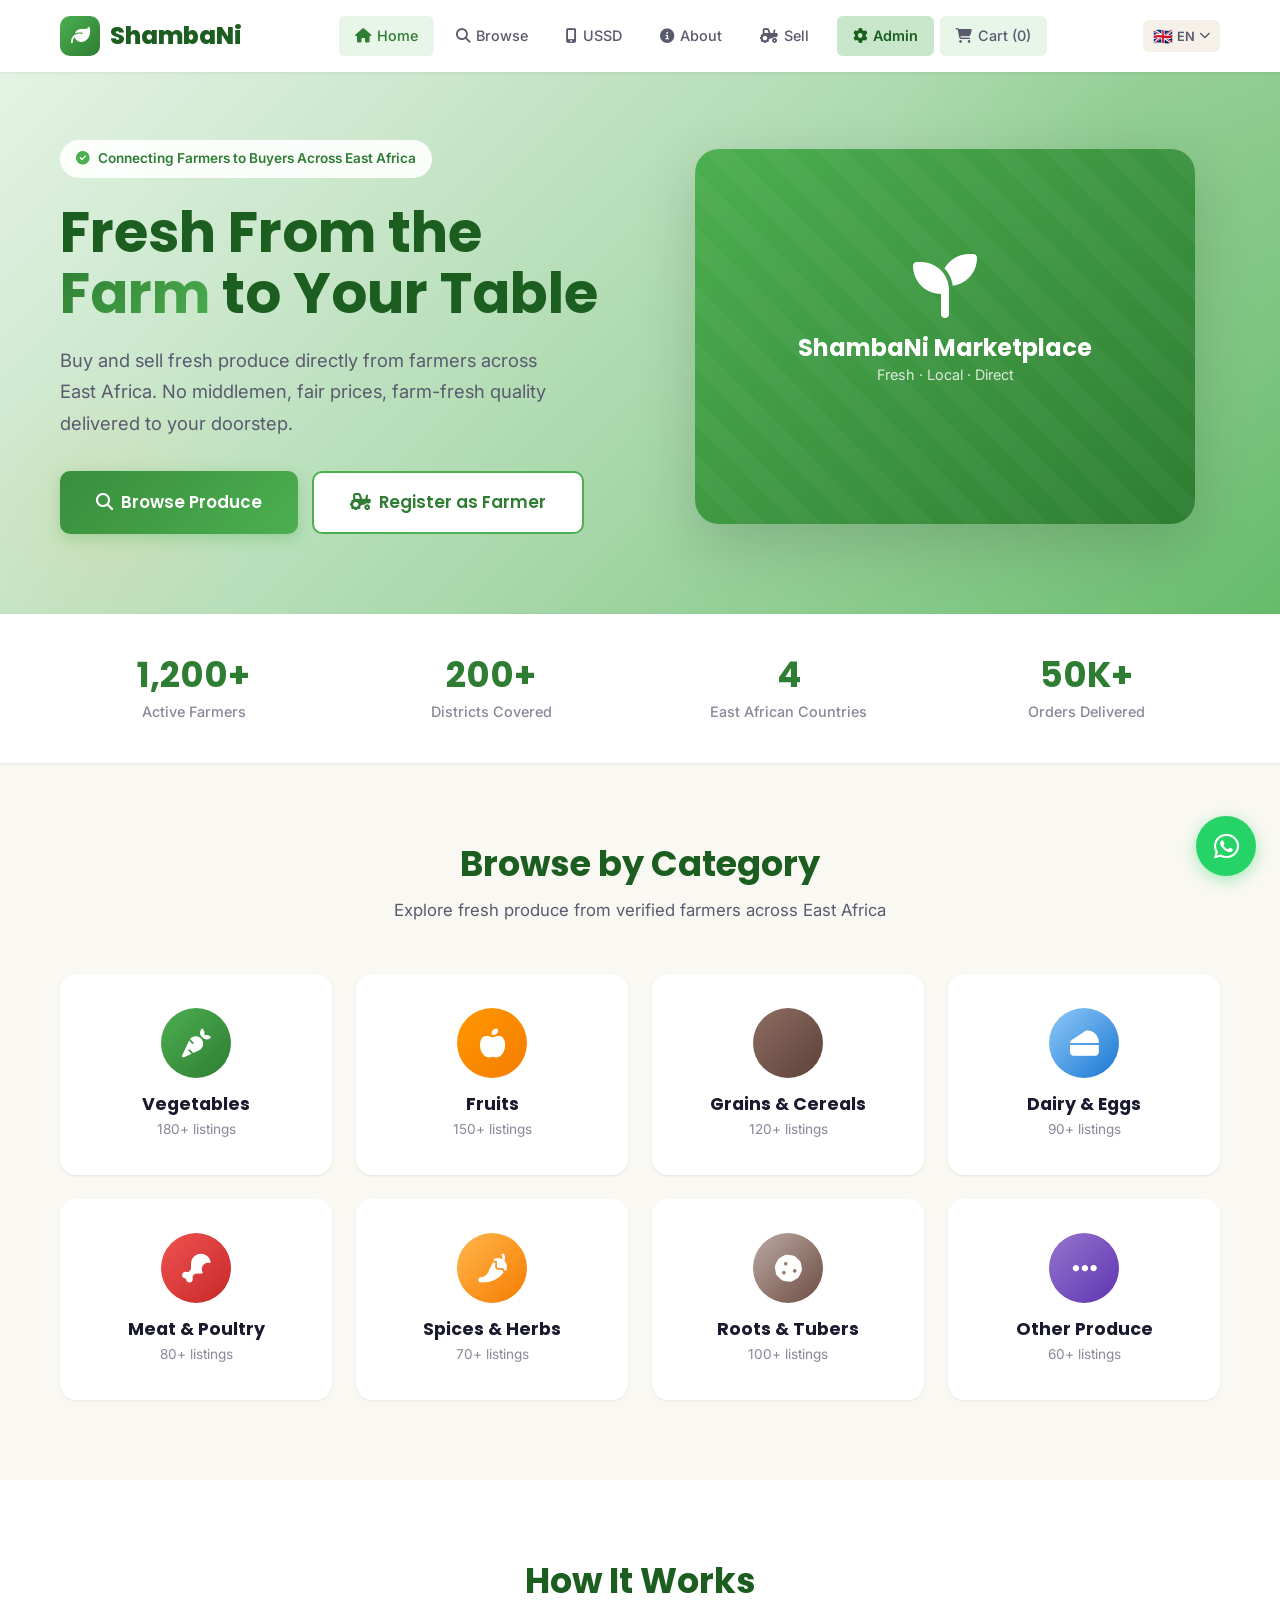
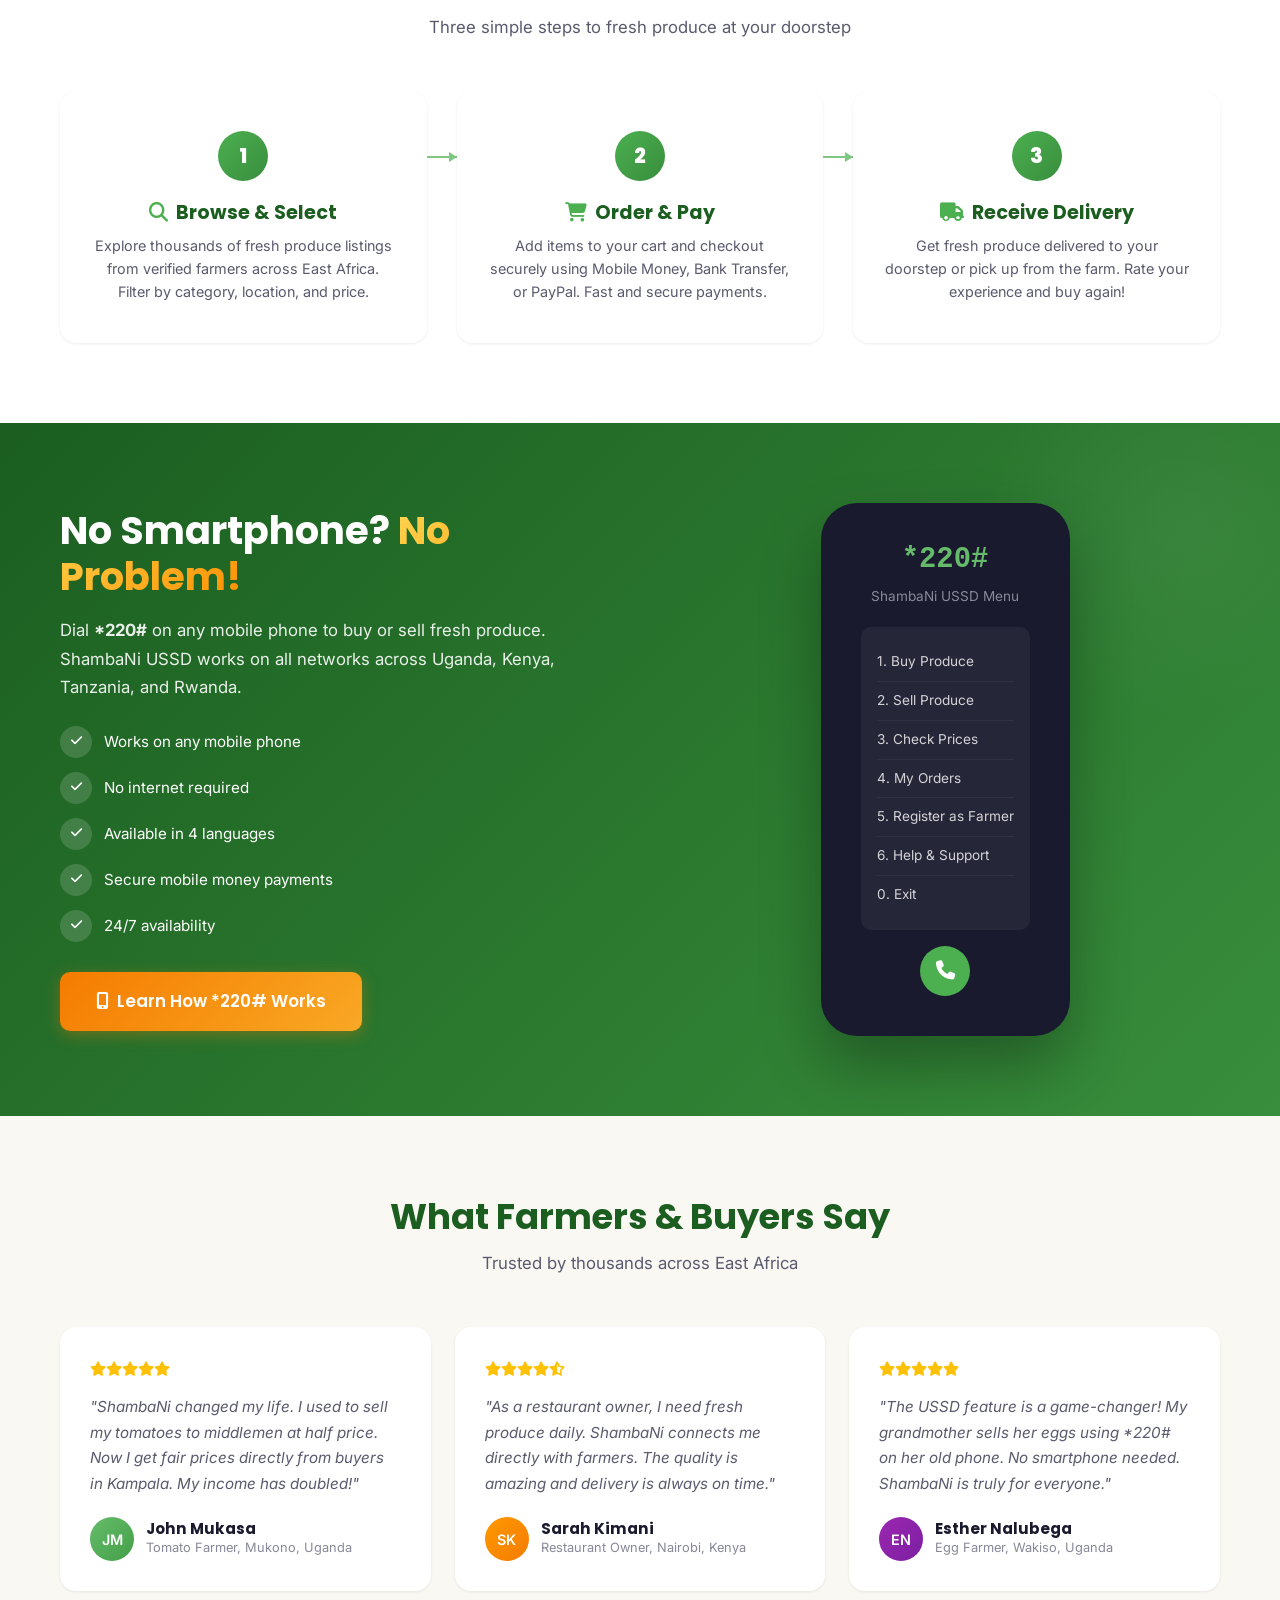
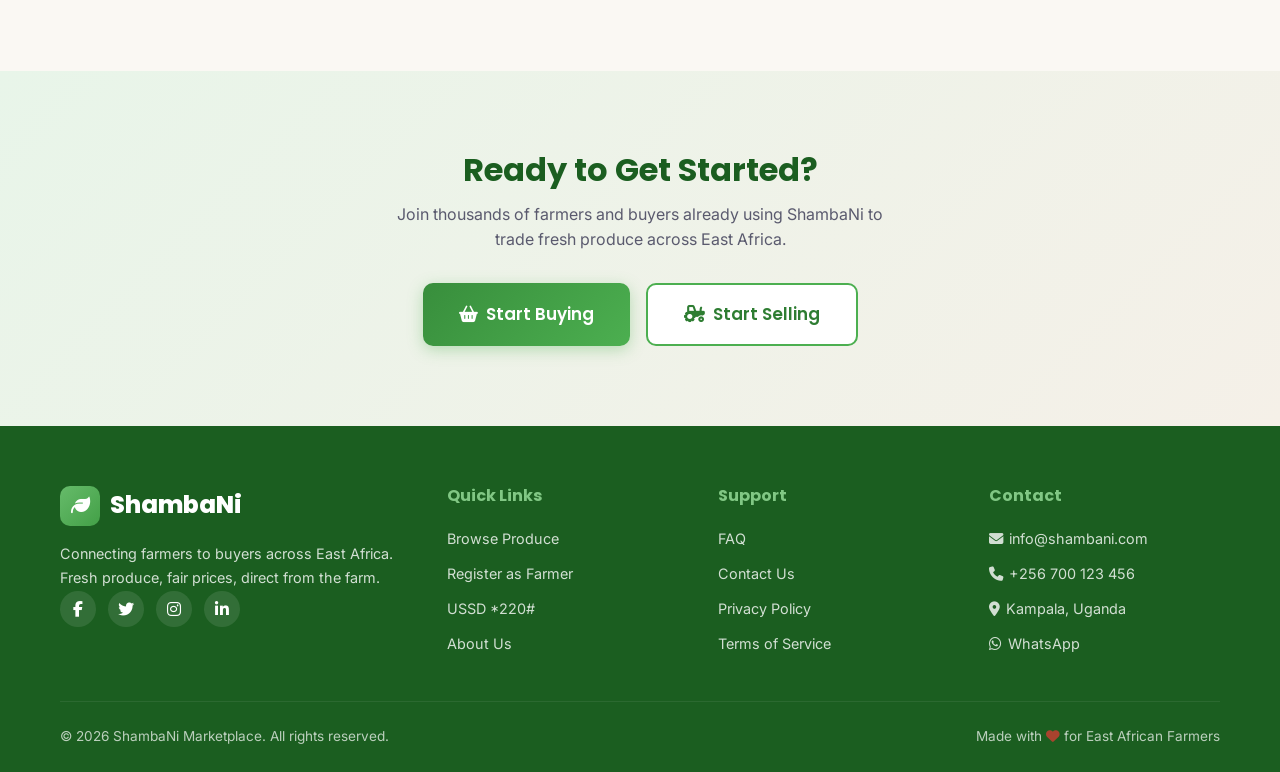
<file: index.html>
<!DOCTYPE html>
<html lang="en">
<head>
  <meta charset="UTF-8">
  <meta name="viewport" content="width=device-width, initial-scale=1.0">
  <title>ShambaNi - Fresh From the Farm to Your Table</title>
  <meta name="description" content="Buy and sell fresh produce directly from farmers across East Africa. No middlemen, fair prices.">
  <link rel="stylesheet" href="https://cdnjs.cloudflare.com/ajax/libs/font-awesome/6.5.1/css/all.min.css">
  <link rel="stylesheet" href="./style.css">
</head>
<body>
  <!-- ===== NAVBAR ===== -->
  <nav class="navbar">
    <div class="container">
      <a href="./index.html" class="logo">
        <div class="logo-icon"><i class="fas fa-leaf"></i></div>
        ShambaNi
      </a>
      <div class="nav-links">
        <a href="./index.html" class="active"><i class="fas fa-home"></i> Home</a>
        <a href="./browse.html"><i class="fas fa-search"></i> Browse</a>
        <a href="./ussd.html"><i class="fas fa-mobile-alt"></i> USSD</a>
        <a href="./about.html"><i class="fas fa-info-circle"></i> About</a>
        <a href="./farmer-register.html"><i class="fas fa-tractor"></i> Sell</a>
        <a href="./admin/index.html" class="admin-link"><i class="fas fa-cog"></i> Admin</a>
        <a href="./cart.html" id="nav-cart-btn" class="cart-btn">
          <i class="fas fa-shopping-cart"></i> Cart
          <span class="cart-count" style="display:none">0</span>
        </a>
      </div>
      <div class="nav-actions" style="display:flex;align-items:center;gap:12px;">
        <div class="lang-switcher">
          <button class="lang-btn">
            <span class="flag-icon">&#127468;&#127463;</span>
            <span class="lang-code">EN</span>
            <i class="fas fa-chevron-down" style="font-size:0.7rem;"></i>
          </button>
          <div class="lang-dropdown">
            <button data-lang="en"><span class="flag-icon">&#127468;&#127463;</span> English</button>
            <button data-lang="sw"><span class="flag-icon">&#127472;&#127466;</span> Kiswahili</button>
            <button data-lang="rw"><span class="flag-icon">&#127479;&#127484;</span> Runyarwanda</button>
            <button data-lang="lg"><span class="flag-icon">&#127482;&#127468;</span> Luganda</button>
          </div>
        </div>
        <button class="mobile-menu-btn"><i class="fas fa-bars"></i></button>
      </div>
    </div>
  </nav>

  <!-- Mobile Navigation -->
  <div class="mobile-nav">
    <a href="./index.html" class="active"><i class="fas fa-home"></i> Home</a>
    <a href="./browse.html"><i class="fas fa-search"></i> Browse Produce</a>
    <a href="./cart.html"><i class="fas fa-shopping-cart"></i> Shopping Cart</a>
    <a href="./ussd.html"><i class="fas fa-mobile-alt"></i> USSD *220#</a>
    <a href="./about.html"><i class="fas fa-info-circle"></i> About Us</a>
    <a href="./farmer-register.html"><i class="fas fa-tractor"></i> Sell as Farmer</a>
    <a href="./admin/index.html"><i class="fas fa-cog"></i> Admin Dashboard</a>
  </div>

  <!-- ===== HERO SECTION ===== -->
  <section class="hero">
    <div class="container">
      <div class="hero-content">
        <div class="hero-badge">
          <i class="fas fa-check-circle" style="color:var(--green-500)"></i>
          Connecting Farmers to Buyers Across East Africa
        </div>
        <h1>Fresh From the <span>Farm</span> to Your Table</h1>
        <p>Buy and sell fresh produce directly from farmers across East Africa. No middlemen, fair prices, farm-fresh quality delivered to your doorstep.</p>
        <div class="hero-buttons">
          <a href="./browse.html" class="btn btn-primary btn-lg"><i class="fas fa-search"></i> Browse Produce</a>
          <a href="./farmer-register.html" class="btn btn-secondary btn-lg"><i class="fas fa-tractor"></i> Register as Farmer</a>
        </div>
      </div>
      <div class="hero-visual">
        <div class="hero-visual-placeholder">
          <i class="fas fa-seedling"></i>
          <h3>ShambaNi Marketplace</h3>
          <p>Fresh &middot; Local &middot; Direct</p>
        </div>
      </div>
    </div>
  </section>

  <!-- ===== STATS BAR ===== -->
  <section class="stats-bar">
    <div class="container">
      <div class="stats-grid">
        <div class="stat-item">
          <h3>1,200+</h3>
          <p>Active Farmers</p>
        </div>
        <div class="stat-item">
          <h3>200+</h3>
          <p>Districts Covered</p>
        </div>
        <div class="stat-item">
          <h3>4</h3>
          <p>East African Countries</p>
        </div>
        <div class="stat-item">
          <h3>50K+</h3>
          <p>Orders Delivered</p>
        </div>
      </div>
    </div>
  </section>

  <!-- ===== CATEGORIES SECTION ===== -->
  <section class="section" id="categories">
    <div class="container">
      <div class="section-header">
        <h2>Browse by Category</h2>
        <p>Explore fresh produce from verified farmers across East Africa</p>
      </div>
      <div class="categories-grid">
        <a href="./browse.html?cat=vegetables" class="category-card">
          <div class="category-icon" style="background:linear-gradient(135deg,#4CAF50,#2E7D32)"><i class="fas fa-carrot"></i></div>
          <h4>Vegetables</h4>
          <p>180+ listings</p>
        </a>
        <a href="./browse.html?cat=fruits" class="category-card">
          <div class="category-icon" style="background:linear-gradient(135deg,#FF9800,#F57C00)"><i class="fas fa-apple-alt"></i></div>
          <h4>Fruits</h4>
          <p>150+ listings</p>
        </a>
        <a href="./browse.html?cat=grains" class="category-card">
          <div class="category-icon" style="background:linear-gradient(135deg,#8D6E63,#5D4037)"><i class="fas fa-wheat"></i></div>
          <h4>Grains & Cereals</h4>
          <p>120+ listings</p>
        </a>
        <a href="./browse.html?cat=dairy" class="category-card">
          <div class="category-icon" style="background:linear-gradient(135deg,#90CAF9,#1976D2)"><i class="fas fa-cheese"></i></div>
          <h4>Dairy & Eggs</h4>
          <p>90+ listings</p>
        </a>
        <a href="./browse.html?cat=meat" class="category-card">
          <div class="category-icon" style="background:linear-gradient(135deg,#EF5350,#C62828)"><i class="fas fa-drumstick-bite"></i></div>
          <h4>Meat & Poultry</h4>
          <p>80+ listings</p>
        </a>
        <a href="./browse.html?cat=spices" class="category-card">
          <div class="category-icon" style="background:linear-gradient(135deg,#FFB74D,#F57C00)"><i class="fas fa-pepper-hot"></i></div>
          <h4>Spices & Herbs</h4>
          <p>70+ listings</p>
        </a>
        <a href="./browse.html?cat=tubers" class="category-card">
          <div class="category-icon" style="background:linear-gradient(135deg,#BCAAA4,#6D4C41)"><i class="fas fa-cookie"></i></div>
          <h4>Roots & Tubers</h4>
          <p>100+ listings</p>
        </a>
        <a href="./browse.html?cat=other" class="category-card">
          <div class="category-icon" style="background:linear-gradient(135deg,#9575CD,#5E35B1)"><i class="fas fa-ellipsis-h"></i></div>
          <h4>Other Produce</h4>
          <p>60+ listings</p>
        </a>
      </div>
    </div>
  </section>

  <!-- ===== HOW IT WORKS ===== -->
  <section class="section" style="background:var(--white)" id="how-it-works">
    <div class="container">
      <div class="section-header">
        <h2>How It Works</h2>
        <p>Three simple steps to fresh produce at your doorstep</p>
      </div>
      <div class="steps-grid">
        <div class="step-card">
          <div class="step-number">1</div>
          <div class="step-connector"></div>
          <h4><i class="fas fa-search" style="color:var(--green-500);margin-right:8px;"></i>Browse & Select</h4>
          <p>Explore thousands of fresh produce listings from verified farmers across East Africa. Filter by category, location, and price.</p>
        </div>
        <div class="step-card">
          <div class="step-number">2</div>
          <div class="step-connector"></div>
          <h4><i class="fas fa-shopping-cart" style="color:var(--green-500);margin-right:8px;"></i>Order & Pay</h4>
          <p>Add items to your cart and checkout securely using Mobile Money, Bank Transfer, or PayPal. Fast and secure payments.</p>
        </div>
        <div class="step-card">
          <div class="step-number">3</div>
          <h4><i class="fas fa-truck" style="color:var(--green-500);margin-right:8px;"></i>Receive Delivery</h4>
          <p>Get fresh produce delivered to your doorstep or pick up from the farm. Rate your experience and buy again!</p>
        </div>
      </div>
    </div>
  </section>

  <!-- ===== USSD SECTION ===== -->
  <section class="ussd-section" id="ussd">
    <div class="container">
      <div class="ussd-grid">
        <div class="ussd-content">
          <h2>No Smartphone? <span>No Problem!</span></h2>
          <p>Dial <strong>*220#</strong> on any mobile phone to buy or sell fresh produce. ShambaNi USSD works on all networks across Uganda, Kenya, Tanzania, and Rwanda.</p>
          <div class="ussd-features">
            <div class="ussd-feature"><i class="fas fa-check"></i> Works on any mobile phone</div>
            <div class="ussd-feature"><i class="fas fa-check"></i> No internet required</div>
            <div class="ussd-feature"><i class="fas fa-check"></i> Available in 4 languages</div>
            <div class="ussd-feature"><i class="fas fa-check"></i> Secure mobile money payments</div>
            <div class="ussd-feature"><i class="fas fa-check"></i> 24/7 availability</div>
          </div>
          <a href="./ussd.html" class="btn btn-orange btn-lg"><i class="fas fa-mobile-alt"></i> Learn How *220# Works</a>
        </div>
        <div class="phone-mockup">
          <div class="phone-screen">
            <h4>*220#</h4>
            <p>ShambaNi USSD Menu</p>
            <div class="ussd-menu">
              <div class="ussd-menu-item">1. Buy Produce</div>
              <div class="ussd-menu-item">2. Sell Produce</div>
              <div class="ussd-menu-item">3. Check Prices</div>
              <div class="ussd-menu-item">4. My Orders</div>
              <div class="ussd-menu-item">5. Register as Farmer</div>
              <div class="ussd-menu-item">6. Help & Support</div>
              <div class="ussd-menu-item">0. Exit</div>
            </div>
            <div class="phone-btn"><i class="fas fa-phone"></i></div>
          </div>
        </div>
      </div>
    </div>
  </section>

  <!-- ===== TESTIMONIALS ===== -->
  <section class="section" id="testimonials">
    <div class="container">
      <div class="section-header">
        <h2>What Farmers & Buyers Say</h2>
        <p>Trusted by thousands across East Africa</p>
      </div>
      <div class="testimonials-grid">
        <div class="testimonial-card">
          <div class="testimonial-stars">
            <i class="fas fa-star"></i><i class="fas fa-star"></i><i class="fas fa-star"></i><i class="fas fa-star"></i><i class="fas fa-star"></i>
          </div>
          <p class="testimonial-text">"ShambaNi changed my life. I used to sell my tomatoes to middlemen at half price. Now I get fair prices directly from buyers in Kampala. My income has doubled!"</p>
          <div class="testimonial-author">
            <div class="testimonial-avatar">JM</div>
            <div>
              <h5>John Mukasa</h5>
              <p>Tomato Farmer, Mukono, Uganda</p>
            </div>
          </div>
        </div>
        <div class="testimonial-card">
          <div class="testimonial-stars">
            <i class="fas fa-star"></i><i class="fas fa-star"></i><i class="fas fa-star"></i><i class="fas fa-star"></i><i class="fas fa-star-half-alt"></i>
          </div>
          <p class="testimonial-text">"As a restaurant owner, I need fresh produce daily. ShambaNi connects me directly with farmers. The quality is amazing and delivery is always on time."</p>
          <div class="testimonial-author">
            <div class="testimonial-avatar" style="background:linear-gradient(135deg,#FF9800,#F57C00)">SK</div>
            <div>
              <h5>Sarah Kimani</h5>
              <p>Restaurant Owner, Nairobi, Kenya</p>
            </div>
          </div>
        </div>
        <div class="testimonial-card">
          <div class="testimonial-stars">
            <i class="fas fa-star"></i><i class="fas fa-star"></i><i class="fas fa-star"></i><i class="fas fa-star"></i><i class="fas fa-star"></i>
          </div>
          <p class="testimonial-text">"The USSD feature is a game-changer! My grandmother sells her eggs using *220# on her old phone. No smartphone needed. ShambaNi is truly for everyone."</p>
          <div class="testimonial-author">
            <div class="testimonial-avatar" style="background:linear-gradient(135deg,#9C27B0,#7B1FA2)">EN</div>
            <div>
              <h5>Esther Nalubega</h5>
              <p>Egg Farmer, Wakiso, Uganda</p>
            </div>
          </div>
        </div>
      </div>
    </div>
  </section>

  <!-- ===== CTA SECTION ===== -->
  <section class="section" style="background:linear-gradient(135deg,var(--green-50),var(--cream-dark));text-align:center;">
    <div class="container">
      <h2 style="font-size:2rem;color:var(--green-900);margin-bottom:12px;">Ready to Get Started?</h2>
      <p style="color:var(--text-secondary);margin-bottom:30px;max-width:500px;margin-left:auto;margin-right:auto;">Join thousands of farmers and buyers already using ShambaNi to trade fresh produce across East Africa.</p>
      <div style="display:flex;gap:16px;justify-content:center;flex-wrap:wrap;">
        <a href="./browse.html" class="btn btn-primary btn-lg"><i class="fas fa-shopping-basket"></i> Start Buying</a>
        <a href="./farmer-register.html" class="btn btn-secondary btn-lg"><i class="fas fa-tractor"></i> Start Selling</a>
      </div>
    </div>
  </section>

  <!-- ===== FOOTER ===== -->
  <footer class="footer">
    <div class="container">
      <div class="footer-grid">
        <div class="footer-brand">
          <a href="./index.html" class="logo">
            <div class="logo-icon"><i class="fas fa-leaf"></i></div>
            ShambaNi
          </a>
          <p>Connecting farmers to buyers across East Africa. Fresh produce, fair prices, direct from the farm.</p>
          <div class="footer-social">
            <a href="#" aria-label="Facebook"><i class="fab fa-facebook-f"></i></a>
            <a href="#" aria-label="Twitter"><i class="fab fa-twitter"></i></a>
            <a href="#" aria-label="Instagram"><i class="fab fa-instagram"></i></a>
            <a href="#" aria-label="LinkedIn"><i class="fab fa-linkedin-in"></i></a>
          </div>
        </div>
        <div class="footer-links">
          <h4>Quick Links</h4>
          <a href="./browse.html">Browse Produce</a>
          <a href="./farmer-register.html">Register as Farmer</a>
          <a href="./ussd.html">USSD *220#</a>
          <a href="./about.html">About Us</a>
        </div>
        <div class="footer-links">
          <h4>Support</h4>
          <a href="./about.html#faq">FAQ</a>
          <a href="./about.html#contact">Contact Us</a>
          <a href="#">Privacy Policy</a>
          <a href="#">Terms of Service</a>
        </div>
        <div class="footer-links">
          <h4>Contact</h4>
          <a href="mailto:info@shambani.com"><i class="fas fa-envelope" style="margin-right:6px;"></i>info@shambani.com</a>
          <a href="tel:+256700123456"><i class="fas fa-phone" style="margin-right:6px;"></i>+256 700 123 456</a>
          <a href="#"><i class="fas fa-map-marker-alt" style="margin-right:6px;"></i>Kampala, Uganda</a>
          <a href="https://wa.me/256700123456"><i class="fab fa-whatsapp" style="margin-right:6px;"></i>WhatsApp</a>
        </div>
      </div>
      <div class="footer-bottom">
        <p>&copy; 2026 ShambaNi Marketplace. All rights reserved.</p>
        <p>Made with <i class="fas fa-heart" style="color:var(--red);"></i> for East African Farmers</p>
      </div>
    </div>
  </footer>

  <!-- WhatsApp Float Button -->
  <a href="https://wa.me/256700123456" class="whatsapp-float" aria-label="Chat on WhatsApp" target="_blank">
    <i class="fab fa-whatsapp"></i>
  </a>

  <script src="./app.js"></script>
</body>
</html>
</file>
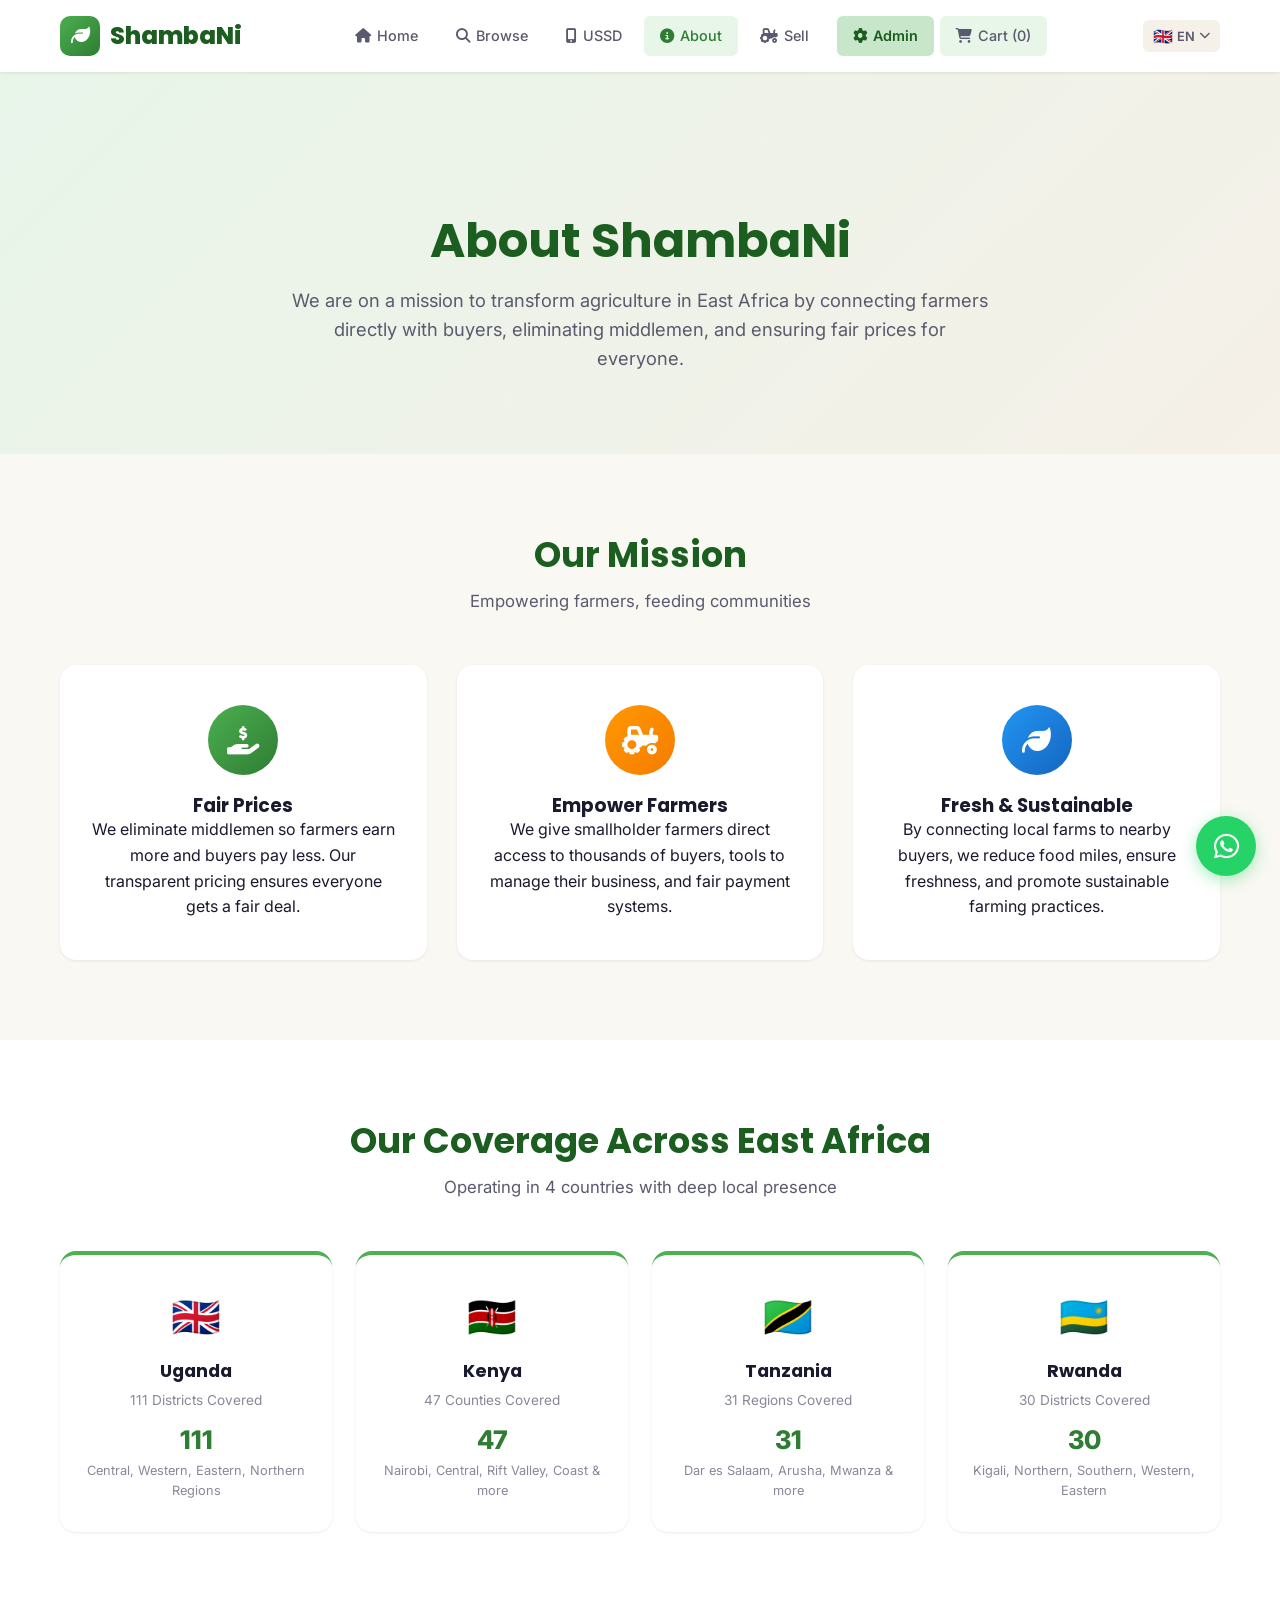
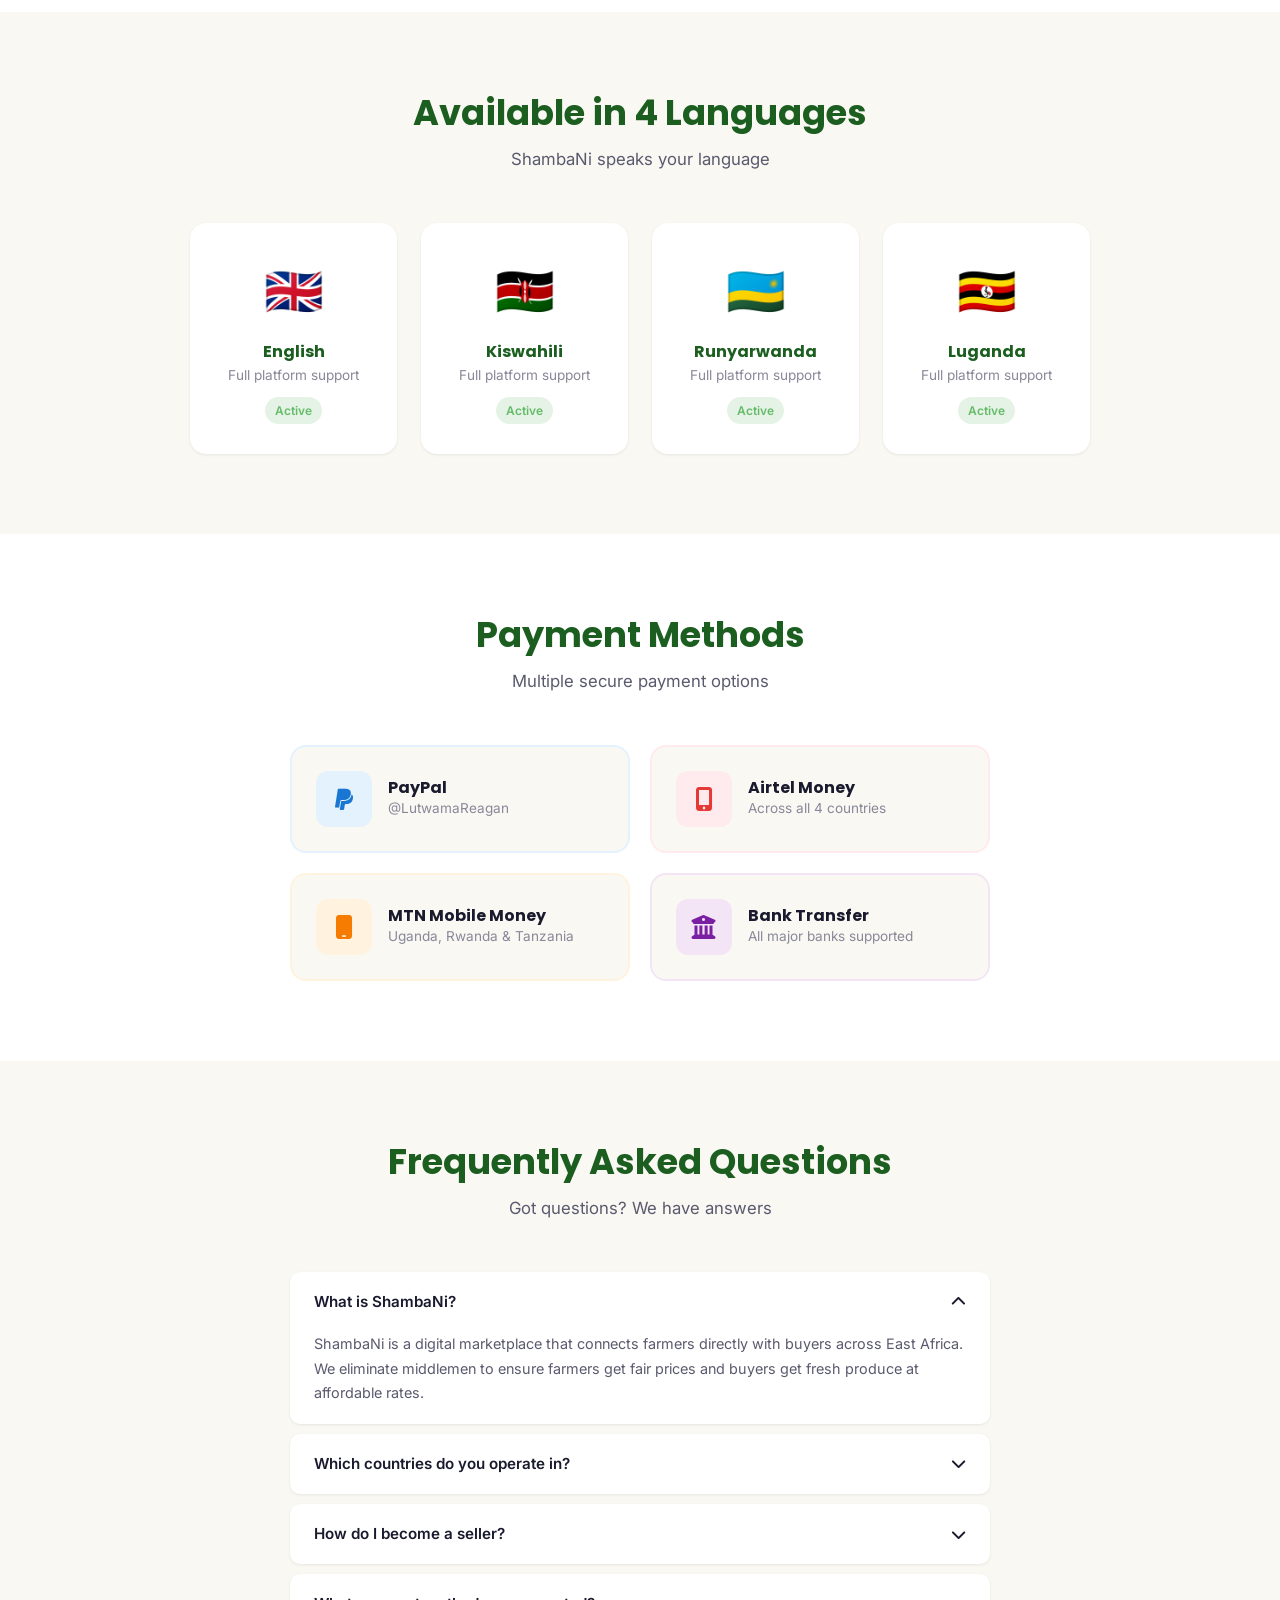
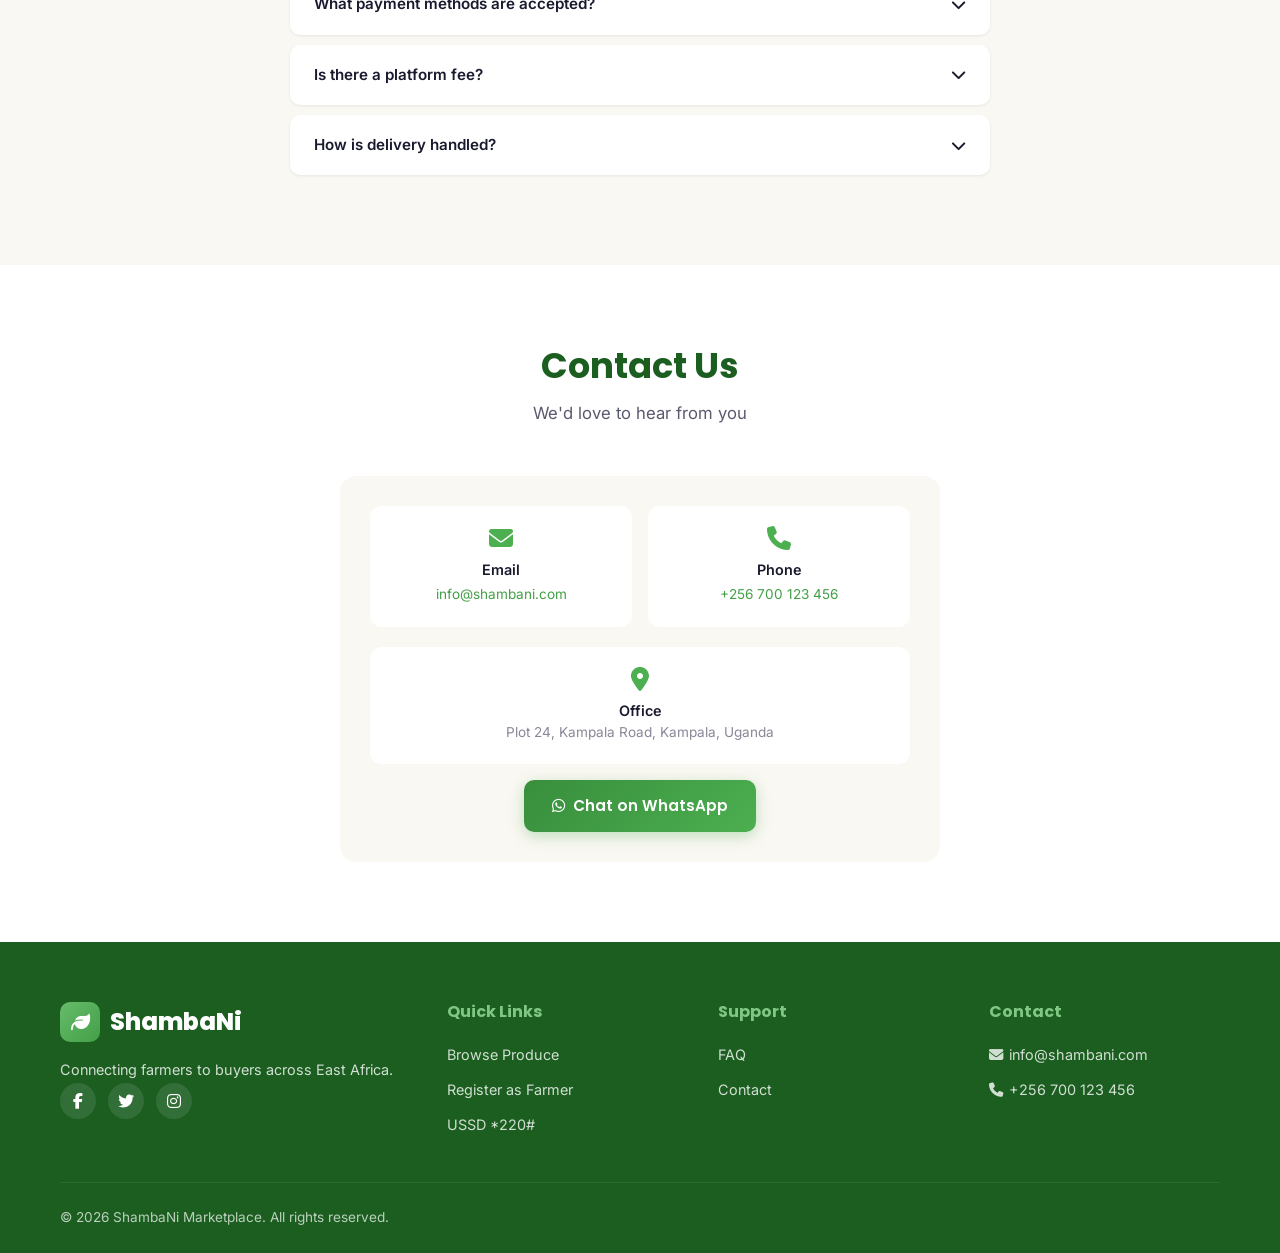
<file: about.html>
<!DOCTYPE html>
<html lang="en">
<head>
  <meta charset="UTF-8">
  <meta name="viewport" content="width=device-width, initial-scale=1.0">
  <title>About Us - ShambaNi Marketplace</title>
  <link rel="stylesheet" href="https://cdnjs.cloudflare.com/ajax/libs/font-awesome/6.5.1/css/all.min.css">
  <link rel="stylesheet" href="./style.css">
</head>
<body>
  <!-- ===== NAVBAR ===== -->
  <nav class="navbar">
    <div class="container">
      <a href="./index.html" class="logo">
        <div class="logo-icon"><i class="fas fa-leaf"></i></div>
        ShambaNi
      </a>
      <div class="nav-links">
        <a href="./index.html"><i class="fas fa-home"></i> Home</a>
        <a href="./browse.html"><i class="fas fa-search"></i> Browse</a>
        <a href="./ussd.html"><i class="fas fa-mobile-alt"></i> USSD</a>
        <a href="./about.html" class="active"><i class="fas fa-info-circle"></i> About</a>
        <a href="./farmer-register.html"><i class="fas fa-tractor"></i> Sell</a>
        <a href="./admin/index.html" class="admin-link"><i class="fas fa-cog"></i> Admin</a>
        <a href="./cart.html" id="nav-cart-btn" class="cart-btn">
          <i class="fas fa-shopping-cart"></i> Cart
          <span class="cart-count" style="display:none">0</span>
        </a>
      </div>
      <div class="nav-actions" style="display:flex;align-items:center;gap:12px;">
        <div class="lang-switcher">
          <button class="lang-btn">
            <span class="flag-icon">&#127468;&#127463;</span>
            <span class="lang-code">EN</span>
            <i class="fas fa-chevron-down" style="font-size:0.7rem;"></i>
          </button>
          <div class="lang-dropdown">
            <button data-lang="en"><span class="flag-icon">&#127468;&#127463;</span> English</button>
            <button data-lang="sw"><span class="flag-icon">&#127472;&#127466;</span> Kiswahili</button>
            <button data-lang="rw"><span class="flag-icon">&#127479;&#127484;</span> Runyarwanda</button>
            <button data-lang="lg"><span class="flag-icon">&#127482;&#127468;</span> Luganda</button>
          </div>
        </div>
        <button class="mobile-menu-btn"><i class="fas fa-bars"></i></button>
      </div>
    </div>
  </nav>

  <!-- Mobile Navigation -->
  <div class="mobile-nav">
    <a href="./index.html"><i class="fas fa-home"></i> Home</a>
    <a href="./browse.html"><i class="fas fa-search"></i> Browse Produce</a>
    <a href="./cart.html"><i class="fas fa-shopping-cart"></i> Shopping Cart</a>
    <a href="./ussd.html"><i class="fas fa-mobile-alt"></i> USSD *220#</a>
    <a href="./about.html" class="active"><i class="fas fa-info-circle"></i> About Us</a>
    <a href="./farmer-register.html"><i class="fas fa-tractor"></i> Sell as Farmer</a>
    <a href="./admin/index.html"><i class="fas fa-cog"></i> Admin Dashboard</a>
  </div>

  <div class="page-content">
    <!-- About Hero -->
    <section class="about-hero">
      <div class="container">
        <h1>About ShambaNi</h1>
        <p>We are on a mission to transform agriculture in East Africa by connecting farmers directly with buyers, eliminating middlemen, and ensuring fair prices for everyone.</p>
      </div>
    </section>

    <!-- Mission Section -->
    <section class="section" id="mission">
      <div class="container">
        <div class="section-header">
          <h2>Our Mission</h2>
          <p>Empowering farmers, feeding communities</p>
        </div>
        <div class="mission-grid">
          <div class="mission-card">
            <div class="mission-icon" style="background:linear-gradient(135deg,#4CAF50,#2E7D32)"><i class="fas fa-hand-holding-usd"></i></div>
            <h3>Fair Prices</h3>
            <p>We eliminate middlemen so farmers earn more and buyers pay less. Our transparent pricing ensures everyone gets a fair deal.</p>
          </div>
          <div class="mission-card">
            <div class="mission-icon" style="background:linear-gradient(135deg,#FF9800,#F57C00)"><i class="fas fa-tractor"></i></div>
            <h3>Empower Farmers</h3>
            <p>We give smallholder farmers direct access to thousands of buyers, tools to manage their business, and fair payment systems.</p>
          </div>
          <div class="mission-card">
            <div class="mission-icon" style="background:linear-gradient(135deg,#2196F3,#1565C0)"><i class="fas fa-leaf"></i></div>
            <h3>Fresh & Sustainable</h3>
            <p>By connecting local farms to nearby buyers, we reduce food miles, ensure freshness, and promote sustainable farming practices.</p>
          </div>
        </div>
      </div>
    </section>

    <!-- East Africa Coverage -->
    <section class="section" style="background:var(--white);">
      <div class="container">
        <div class="section-header">
          <h2>Our Coverage Across East Africa</h2>
          <p>Operating in 4 countries with deep local presence</p>
        </div>
        <div class="coverage-grid">
          <div class="coverage-card">
            <div class="coverage-flag">&#127468;&#127463;</div>
            <h4>Uganda</h4>
            <p>111 Districts Covered</p>
            <div class="coverage-stat">111</div>
            <p style="font-size:0.8rem;color:var(--text-muted);">Central, Western, Eastern, Northern Regions</p>
          </div>
          <div class="coverage-card">
            <div class="coverage-flag">&#127472;&#127466;</div>
            <h4>Kenya</h4>
            <p>47 Counties Covered</p>
            <div class="coverage-stat">47</div>
            <p style="font-size:0.8rem;color:var(--text-muted);">Nairobi, Central, Rift Valley, Coast & more</p>
          </div>
          <div class="coverage-card">
            <div class="coverage-flag">&#127481;&#127487;</div>
            <h4>Tanzania</h4>
            <p>31 Regions Covered</p>
            <div class="coverage-stat">31</div>
            <p style="font-size:0.8rem;color:var(--text-muted);">Dar es Salaam, Arusha, Mwanza & more</p>
          </div>
          <div class="coverage-card">
            <div class="coverage-flag">&#127479;&#127484;</div>
            <h4>Rwanda</h4>
            <p>30 Districts Covered</p>
            <div class="coverage-stat">30</div>
            <p style="font-size:0.8rem;color:var(--text-muted);">Kigali, Northern, Southern, Western, Eastern</p>
          </div>
        </div>
      </div>
    </section>

    <!-- Languages -->
    <section class="section">
      <div class="container">
        <div class="section-header">
          <h2>Available in 4 Languages</h2>
          <p>ShambaNi speaks your language</p>
        </div>
        <div style="display:grid;grid-template-columns:repeat(4,1fr);gap:24px;max-width:900px;margin:0 auto;">
          <div style="background:var(--white);border-radius:16px;padding:30px;text-align:center;box-shadow:var(--shadow-sm);transition:var(--transition);" onmouseover="this.style.transform='translateY(-4px)'" onmouseout="this.style.transform='translateY(0)'">
            <div style="font-size:3rem;margin-bottom:12px;">&#127468;&#127463;</div>
            <h4 style="color:var(--green-900);margin-bottom:4px;">English</h4>
            <p style="font-size:0.85rem;color:var(--text-muted);">Full platform support</p>
            <span class="badge badge-success" style="margin-top:10px;">Active</span>
          </div>
          <div style="background:var(--white);border-radius:16px;padding:30px;text-align:center;box-shadow:var(--shadow-sm);transition:var(--transition);" onmouseover="this.style.transform='translateY(-4px)'" onmouseout="this.style.transform='translateY(0)'">
            <div style="font-size:3rem;margin-bottom:12px;">&#127472;&#127466;</div>
            <h4 style="color:var(--green-900);margin-bottom:4px;">Kiswahili</h4>
            <p style="font-size:0.85rem;color:var(--text-muted);">Full platform support</p>
            <span class="badge badge-success" style="margin-top:10px;">Active</span>
          </div>
          <div style="background:var(--white);border-radius:16px;padding:30px;text-align:center;box-shadow:var(--shadow-sm);transition:var(--transition);" onmouseover="this.style.transform='translateY(-4px)'" onmouseout="this.style.transform='translateY(0)'">
            <div style="font-size:3rem;margin-bottom:12px;">&#127479;&#127484;</div>
            <h4 style="color:var(--green-900);margin-bottom:4px;">Runyarwanda</h4>
            <p style="font-size:0.85rem;color:var(--text-muted);">Full platform support</p>
            <span class="badge badge-success" style="margin-top:10px;">Active</span>
          </div>
          <div style="background:var(--white);border-radius:16px;padding:30px;text-align:center;box-shadow:var(--shadow-sm);transition:var(--transition);" onmouseover="this.style.transform='translateY(-4px)'" onmouseout="this.style.transform='translateY(0)'">
            <div style="font-size:3rem;margin-bottom:12px;">&#127482;&#127468;</div>
            <h4 style="color:var(--green-900);margin-bottom:4px;">Luganda</h4>
            <p style="font-size:0.85rem;color:var(--text-muted);">Full platform support</p>
            <span class="badge badge-success" style="margin-top:10px;">Active</span>
          </div>
        </div>
      </div>
    </section>

    <!-- Payment Methods -->
    <section class="section" style="background:var(--white);">
      <div class="container">
        <div class="section-header">
          <h2>Payment Methods</h2>
          <p>Multiple secure payment options</p>
        </div>
        <div style="display:grid;grid-template-columns:repeat(2,1fr);gap:20px;max-width:700px;margin:0 auto;">
          <div style="background:var(--cream);border-radius:16px;padding:24px;display:flex;align-items:center;gap:16px;border:2px solid var(--blue-light);">
            <div style="width:56px;height:56px;border-radius:12px;background:var(--blue-light);display:flex;align-items:center;justify-content:center;font-size:1.5rem;color:var(--blue);"><i class="fab fa-paypal"></i></div>
            <div>
              <h4 style="font-size:1rem;">PayPal</h4>
              <p style="font-size:0.85rem;color:var(--text-muted);">@LutwamaReagan</p>
            </div>
          </div>
          <div style="background:var(--cream);border-radius:16px;padding:24px;display:flex;align-items:center;gap:16px;border:2px solid var(--red-light);">
            <div style="width:56px;height:56px;border-radius:12px;background:var(--red-light);display:flex;align-items:center;justify-content:center;font-size:1.5rem;color:var(--red);"><i class="fas fa-mobile-alt"></i></div>
            <div>
              <h4 style="font-size:1rem;">Airtel Money</h4>
              <p style="font-size:0.85rem;color:var(--text-muted);">Across all 4 countries</p>
            </div>
          </div>
          <div style="background:var(--cream);border-radius:16px;padding:24px;display:flex;align-items:center;gap:16px;border:2px solid var(--orange-light);">
            <div style="width:56px;height:56px;border-radius:12px;background:var(--orange-light);display:flex;align-items:center;justify-content:center;font-size:1.5rem;color:var(--orange);"><i class="fas fa-mobile"></i></div>
            <div>
              <h4 style="font-size:1rem;">MTN Mobile Money</h4>
              <p style="font-size:0.85rem;color:var(--text-muted);">Uganda, Rwanda & Tanzania</p>
            </div>
          </div>
          <div style="background:var(--cream);border-radius:16px;padding:24px;display:flex;align-items:center;gap:16px;border:2px solid var(--purple-light);">
            <div style="width:56px;height:56px;border-radius:12px;background:var(--purple-light);display:flex;align-items:center;justify-content:center;font-size:1.5rem;color:var(--purple);"><i class="fas fa-university"></i></div>
            <div>
              <h4 style="font-size:1rem;">Bank Transfer</h4>
              <p style="font-size:0.85rem;color:var(--text-muted);">All major banks supported</p>
            </div>
          </div>
        </div>
      </div>
    </section>

    <!-- FAQ -->
    <section class="section" id="faq">
      <div class="container">
        <div class="section-header">
          <h2>Frequently Asked Questions</h2>
          <p>Got questions? We have answers</p>
        </div>
        <div style="max-width:700px;margin:0 auto;">
          <div class="accordion-item open">
            <div class="accordion-header"><span>What is ShambaNi?</span><i class="fas fa-chevron-down"></i></div>
            <div class="accordion-body"><p>ShambaNi is a digital marketplace that connects farmers directly with buyers across East Africa. We eliminate middlemen to ensure farmers get fair prices and buyers get fresh produce at affordable rates.</p></div>
          </div>
          <div class="accordion-item">
            <div class="accordion-header"><span>Which countries do you operate in?</span><i class="fas fa-chevron-down"></i></div>
            <div class="accordion-body"><p>We currently operate in 4 East African countries: Uganda (111 districts), Kenya (47 counties), Tanzania (31 regions), and Rwanda (30 districts).</p></div>
          </div>
          <div class="accordion-item">
            <div class="accordion-header"><span>How do I become a seller?</span><i class="fas fa-chevron-down"></i></div>
            <div class="accordion-body"><p>Simply go to the <a href="./farmer-register.html" style="color:var(--green-600);font-weight:600;">Farmer Registration</a> page and complete our 4-step wizard. You'll need to provide personal information, farm details, and payment setup. Approval usually takes 24-48 hours.</p></div>
          </div>
          <div class="accordion-item">
            <div class="accordion-header"><span>What payment methods are accepted?</span><i class="fas fa-chevron-down"></i></div>
            <div class="accordion-body"><p>We accept PayPal (@LutwamaReagan), Airtel Money, MTN Mobile Money, and Bank Transfer. All payments are secure and processed instantly.</p></div>
          </div>
          <div class="accordion-item">
            <div class="accordion-header"><span>Is there a platform fee?</span><i class="fas fa-chevron-down"></i></div>
            <div class="accordion-body"><p>Yes, we charge a small 2.5% platform fee on each transaction to maintain the marketplace, provide customer support, and ensure secure payments. This is one of the lowest rates in the industry.</p></div>
          </div>
          <div class="accordion-item">
            <div class="accordion-header"><span>How is delivery handled?</span><i class="fas fa-chevron-down"></i></div>
            <div class="accordion-body"><p>Buyers can choose between farm pickup or doorstep delivery. We partner with local logistics providers to ensure timely delivery. Delivery is free for orders above UGX 50,000.</p></div>
          </div>
        </div>
      </div>
    </section>

    <!-- Contact -->
    <section class="section" style="background:var(--white);" id="contact">
      <div class="container">
        <div class="section-header">
          <h2>Contact Us</h2>
          <p>We'd love to hear from you</p>
        </div>
        <div style="max-width:600px;margin:0 auto;">
          <div style="background:var(--cream);border-radius:16px;padding:30px;">
            <div style="display:grid;grid-template-columns:1fr 1fr;gap:16px;margin-bottom:20px;">
              <div style="text-align:center;padding:20px;background:var(--white);border-radius:12px;">
                <i class="fas fa-envelope" style="font-size:1.5rem;color:var(--green-500);margin-bottom:8px;"></i>
                <p style="font-weight:600;font-size:0.9rem;">Email</p>
                <a href="mailto:info@shambani.com" style="color:var(--green-600);font-size:0.85rem;">info@shambani.com</a>
              </div>
              <div style="text-align:center;padding:20px;background:var(--white);border-radius:12px;">
                <i class="fas fa-phone" style="font-size:1.5rem;color:var(--green-500);margin-bottom:8px;"></i>
                <p style="font-weight:600;font-size:0.9rem;">Phone</p>
                <a href="tel:+256700123456" style="color:var(--green-600);font-size:0.85rem;">+256 700 123 456</a>
              </div>
            </div>
            <div style="text-align:center;padding:20px;background:var(--white);border-radius:12px;">
              <i class="fas fa-map-marker-alt" style="font-size:1.5rem;color:var(--green-500);margin-bottom:8px;"></i>
              <p style="font-weight:600;font-size:0.9rem;">Office</p>
              <p style="color:var(--text-muted);font-size:0.85rem;">Plot 24, Kampala Road, Kampala, Uganda</p>
            </div>
            <div style="text-align:center;margin-top:16px;">
              <a href="https://wa.me/256700123456" class="btn btn-primary"><i class="fab fa-whatsapp"></i> Chat on WhatsApp</a>
            </div>
          </div>
        </div>
      </div>
    </section>
  </div>

  <!-- ===== FOOTER ===== -->
  <footer class="footer">
    <div class="container">
      <div class="footer-grid">
        <div class="footer-brand">
          <a href="./index.html" class="logo"><div class="logo-icon"><i class="fas fa-leaf"></i></div>ShambaNi</a>
          <p>Connecting farmers to buyers across East Africa.</p>
          <div class="footer-social">
            <a href="#"><i class="fab fa-facebook-f"></i></a>
            <a href="#"><i class="fab fa-twitter"></i></a>
            <a href="#"><i class="fab fa-instagram"></i></a>
          </div>
        </div>
        <div class="footer-links">
          <h4>Quick Links</h4>
          <a href="./browse.html">Browse Produce</a>
          <a href="./farmer-register.html">Register as Farmer</a>
          <a href="./ussd.html">USSD *220#</a>
        </div>
        <div class="footer-links">
          <h4>Support</h4>
          <a href="#faq">FAQ</a>
          <a href="#contact">Contact</a>
        </div>
        <div class="footer-links">
          <h4>Contact</h4>
          <a href="mailto:info@shambani.com"><i class="fas fa-envelope" style="margin-right:6px;"></i>info@shambani.com</a>
          <a href="tel:+256700123456"><i class="fas fa-phone" style="margin-right:6px;"></i>+256 700 123 456</a>
        </div>
      </div>
      <div class="footer-bottom">
        <p>&copy; 2026 ShambaNi Marketplace. All rights reserved.</p>
      </div>
    </div>
  </footer>

  <!-- WhatsApp Float Button -->
  <a href="https://wa.me/256700123456" class="whatsapp-float" target="_blank"><i class="fab fa-whatsapp"></i></a>

  <script src="./app.js"></script>
</body>
</html>
</file>
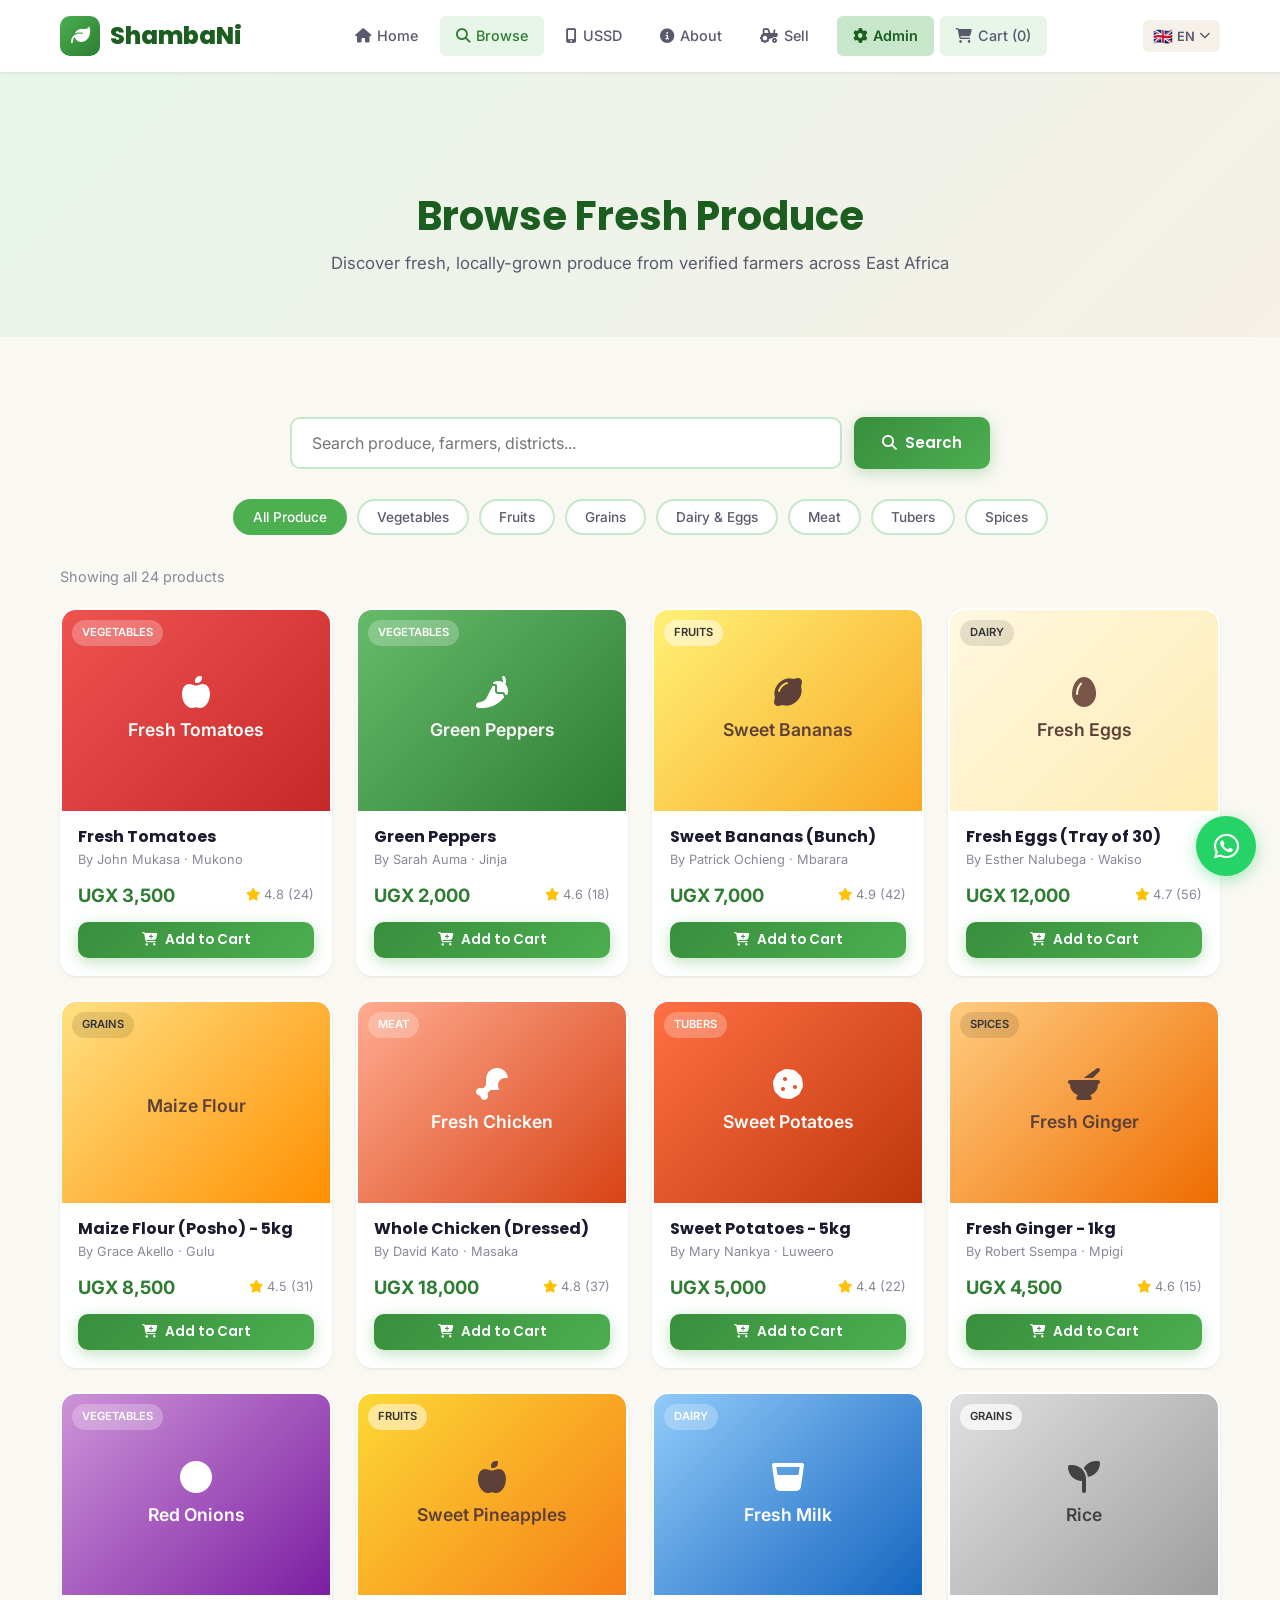
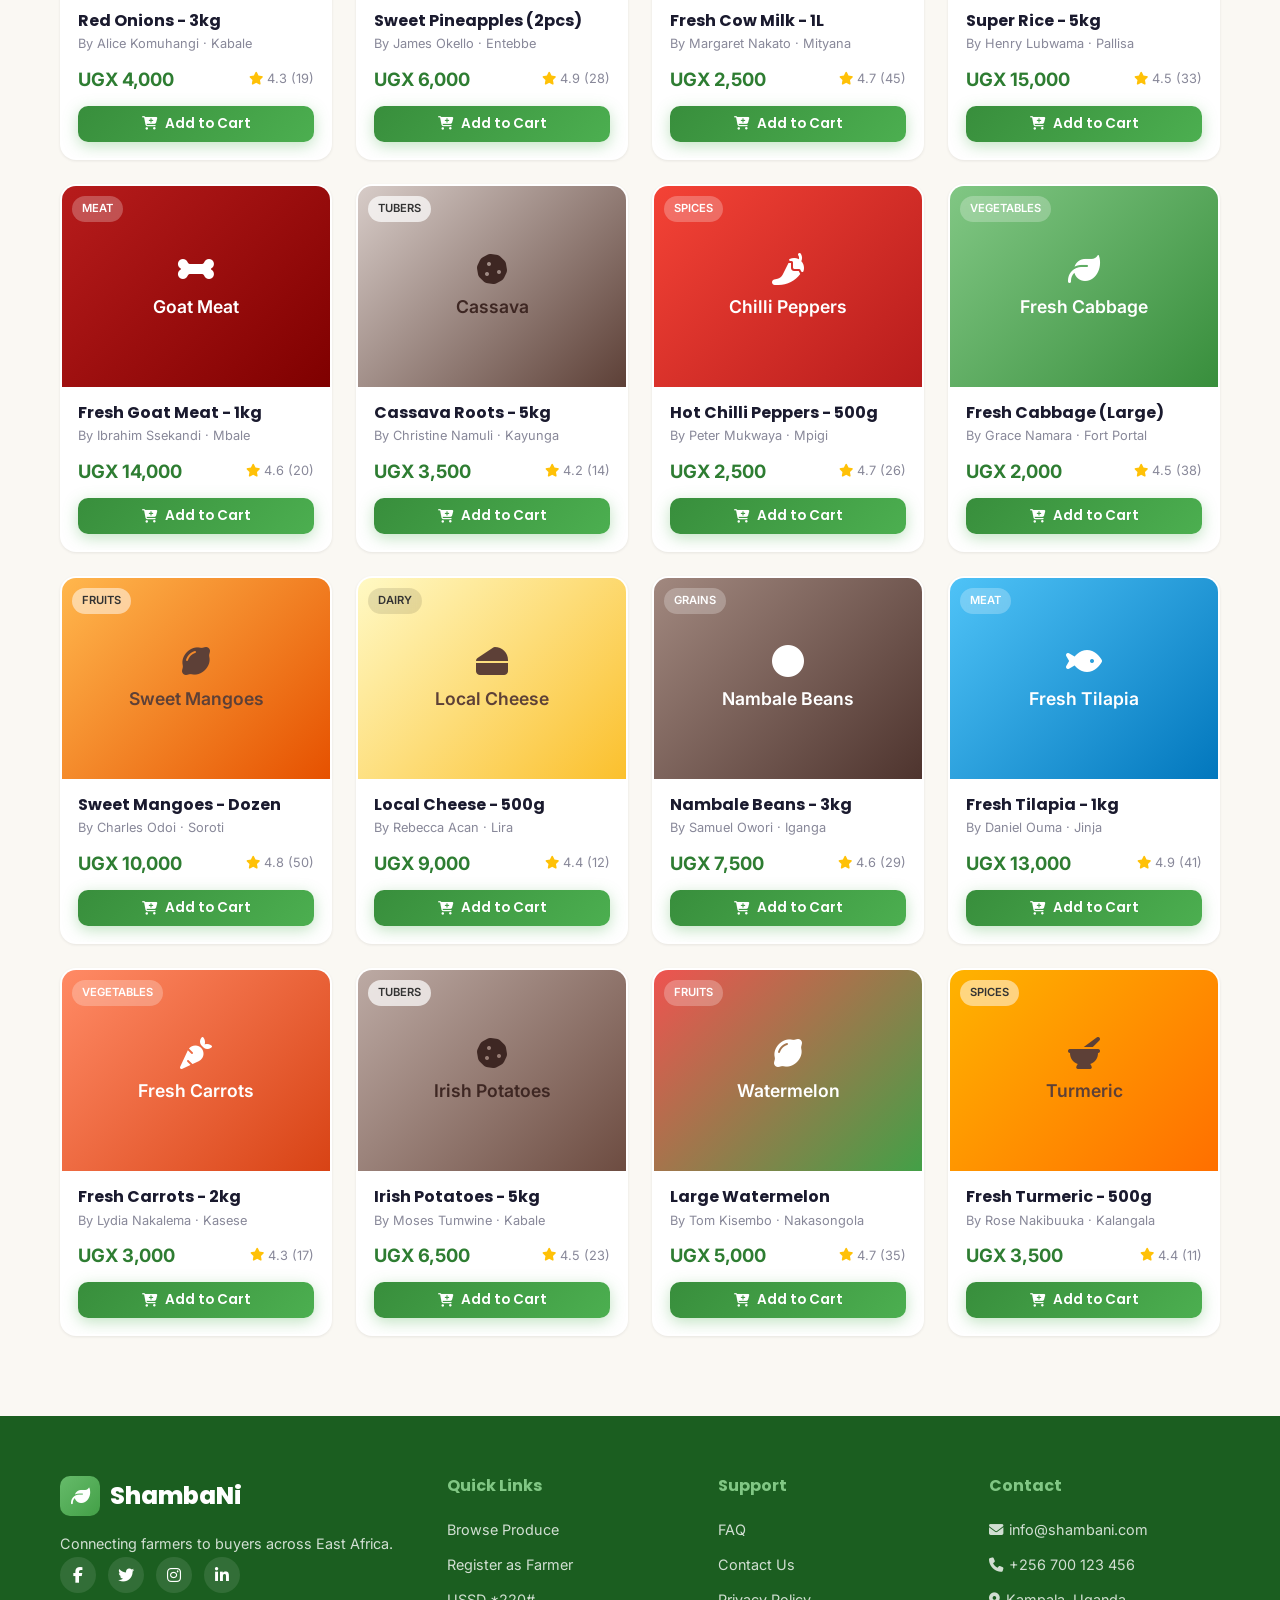
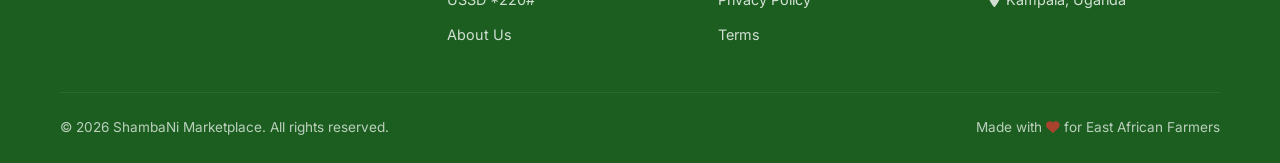
<file: browse.html>
<!DOCTYPE html>
<html lang="en">
<head>
  <meta charset="UTF-8">
  <meta name="viewport" content="width=device-width, initial-scale=1.0">
  <title>Browse Fresh Produce - ShambaNi Marketplace</title>
  <link rel="stylesheet" href="https://cdnjs.cloudflare.com/ajax/libs/font-awesome/6.5.1/css/all.min.css">
  <link rel="stylesheet" href="./style.css">
</head>
<body>
  <!-- ===== NAVBAR ===== -->
  <nav class="navbar">
    <div class="container">
      <a href="./index.html" class="logo">
        <div class="logo-icon"><i class="fas fa-leaf"></i></div>
        ShambaNi
      </a>
      <div class="nav-links">
        <a href="./index.html"><i class="fas fa-home"></i> Home</a>
        <a href="./browse.html" class="active"><i class="fas fa-search"></i> Browse</a>
        <a href="./ussd.html"><i class="fas fa-mobile-alt"></i> USSD</a>
        <a href="./about.html"><i class="fas fa-info-circle"></i> About</a>
        <a href="./farmer-register.html"><i class="fas fa-tractor"></i> Sell</a>
        <a href="./admin/index.html" class="admin-link"><i class="fas fa-cog"></i> Admin</a>
        <a href="./cart.html" id="nav-cart-btn" class="cart-btn">
          <i class="fas fa-shopping-cart"></i> Cart
          <span class="cart-count" style="display:none">0</span>
        </a>
      </div>
      <div class="nav-actions" style="display:flex;align-items:center;gap:12px;">
        <div class="lang-switcher">
          <button class="lang-btn">
            <span class="flag-icon">&#127468;&#127463;</span>
            <span class="lang-code">EN</span>
            <i class="fas fa-chevron-down" style="font-size:0.7rem;"></i>
          </button>
          <div class="lang-dropdown">
            <button data-lang="en"><span class="flag-icon">&#127468;&#127463;</span> English</button>
            <button data-lang="sw"><span class="flag-icon">&#127472;&#127466;</span> Kiswahili</button>
            <button data-lang="rw"><span class="flag-icon">&#127479;&#127484;</span> Runyarwanda</button>
            <button data-lang="lg"><span class="flag-icon">&#127482;&#127468;</span> Luganda</button>
          </div>
        </div>
        <button class="mobile-menu-btn"><i class="fas fa-bars"></i></button>
      </div>
    </div>
  </nav>

  <!-- Mobile Navigation -->
  <div class="mobile-nav">
    <a href="./index.html"><i class="fas fa-home"></i> Home</a>
    <a href="./browse.html" class="active"><i class="fas fa-search"></i> Browse Produce</a>
    <a href="./cart.html"><i class="fas fa-shopping-cart"></i> Shopping Cart</a>
    <a href="./ussd.html"><i class="fas fa-mobile-alt"></i> USSD *220#</a>
    <a href="./about.html"><i class="fas fa-info-circle"></i> About Us</a>
    <a href="./farmer-register.html"><i class="fas fa-tractor"></i> Sell as Farmer</a>
    <a href="./admin/index.html"><i class="fas fa-cog"></i> Admin Dashboard</a>
  </div>

  <div class="page-content">
    <!-- Page Header -->
    <div class="page-header">
      <div class="container">
        <h1>Browse Fresh Produce</h1>
        <p>Discover fresh, locally-grown produce from verified farmers across East Africa</p>
      </div>
    </div>

    <!-- Browse Section -->
    <section class="section">
      <div class="container">
        <!-- Search Bar -->
        <div class="search-bar">
          <input type="text" id="search-input" placeholder="Search produce, farmers, districts...">
          <button class="btn btn-primary" onclick="filterProducts()"><i class="fas fa-search"></i> Search</button>
        </div>

        <!-- Category Filters -->
        <div class="filters">
          <button class="filter-btn active" data-filter="all" onclick="setCategory('all')">All Produce</button>
          <button class="filter-btn" data-filter="vegetables" onclick="setCategory('vegetables')">Vegetables</button>
          <button class="filter-btn" data-filter="fruits" onclick="setCategory('fruits')">Fruits</button>
          <button class="filter-btn" data-filter="grains" onclick="setCategory('grains')">Grains</button>
          <button class="filter-btn" data-filter="dairy" onclick="setCategory('dairy')">Dairy & Eggs</button>
          <button class="filter-btn" data-filter="meat" onclick="setCategory('meat')">Meat</button>
          <button class="filter-btn" data-filter="tubers" onclick="setCategory('tubers')">Tubers</button>
          <button class="filter-btn" data-filter="spices" onclick="setCategory('spices')">Spices</button>
        </div>

        <!-- Results Count -->
        <p id="results-count" style="color:var(--text-muted);font-size:0.9rem;margin-bottom:20px;">Showing all 24 products</p>

        <!-- Products Grid -->
        <div class="products-grid" id="products-grid">
          <!-- Product 1 -->
          <div class="product-card" data-category="vegetables" data-name="Fresh Tomatoes">
            <div class="product-image" style="background:linear-gradient(135deg,#EF5350,#C62828)">
              <span class="cat-label">Vegetables</span>
              <i class="fas fa-apple-alt" style="font-size:2rem;margin-bottom:8px;"></i>
              Fresh Tomatoes
            </div>
            <div class="product-info">
              <h4>Fresh Tomatoes</h4>
              <p class="product-farmer">By John Mukasa &middot; Mukono</p>
              <div class="product-meta">
                <span class="product-price">UGX 3,500</span>
                <span class="product-rating"><i class="fas fa-star"></i> 4.8 (24)</span>
              </div>
              <button class="btn btn-primary btn-sm w-full" onclick="addToCart('tom-001','Fresh Tomatoes',3500,'John Mukasa','box','carrot','linear-gradient(135deg,#EF5350,#C62828)')">
                <i class="fas fa-cart-plus"></i> Add to Cart
              </button>
            </div>
          </div>

          <!-- Product 2 -->
          <div class="product-card" data-category="vegetables" data-name="Green Peppers">
            <div class="product-image" style="background:linear-gradient(135deg,#66BB6A,#2E7D32)">
              <span class="cat-label">Vegetables</span>
              <i class="fas fa-pepper-hot" style="font-size:2rem;margin-bottom:8px;"></i>
              Green Peppers
            </div>
            <div class="product-info">
              <h4>Green Peppers</h4>
              <p class="product-farmer">By Sarah Auma &middot; Jinja</p>
              <div class="product-meta">
                <span class="product-price">UGX 2,000</span>
                <span class="product-rating"><i class="fas fa-star"></i> 4.6 (18)</span>
              </div>
              <button class="btn btn-primary btn-sm w-full" onclick="addToCart('veg-002','Green Peppers',2000,'Sarah Auma','kg','pepper-hot','linear-gradient(135deg,#66BB6A,#2E7D32)')">
                <i class="fas fa-cart-plus"></i> Add to Cart
              </button>
            </div>
          </div>

          <!-- Product 3 -->
          <div class="product-card" data-category="fruits" data-name="Sweet Bananas">
            <div class="product-image" style="background:linear-gradient(135deg,#FFF176,#F9A825)">
              <span class="cat-label" style="color:#333;background:rgba(255,255,255,0.5)">Fruits</span>
              <i class="fas fa-lemon" style="font-size:2rem;margin-bottom:8px;color:#5D4037;"></i>
              <span style="color:#5D4037;">Sweet Bananas</span>
            </div>
            <div class="product-info">
              <h4>Sweet Bananas (Bunch)</h4>
              <p class="product-farmer">By Patrick Ochieng &middot; Mbarara</p>
              <div class="product-meta">
                <span class="product-price">UGX 7,000</span>
                <span class="product-rating"><i class="fas fa-star"></i> 4.9 (42)</span>
              </div>
              <button class="btn btn-primary btn-sm w-full" onclick="addToCart('frt-003','Sweet Bananas',7000,'Patrick Ochieng','bunch','lemon','linear-gradient(135deg,#FFF176,#F9A825)')">
                <i class="fas fa-cart-plus"></i> Add to Cart
              </button>
            </div>
          </div>

          <!-- Product 4 -->
          <div class="product-card" data-category="dairy" data-name="Fresh Eggs">
            <div class="product-image" style="background:linear-gradient(135deg,#FFF8E1,#FFECB3)">
              <span class="cat-label" style="color:#333;background:rgba(0,0,0,0.1)">Dairy</span>
              <i class="fas fa-egg" style="font-size:2rem;margin-bottom:8px;color:#795548;"></i>
              <span style="color:#5D4037;">Fresh Eggs</span>
            </div>
            <div class="product-info">
              <h4>Fresh Eggs (Tray of 30)</h4>
              <p class="product-farmer">By Esther Nalubega &middot; Wakiso</p>
              <div class="product-meta">
                <span class="product-price">UGX 12,000</span>
                <span class="product-rating"><i class="fas fa-star"></i> 4.7 (56)</span>
              </div>
              <button class="btn btn-primary btn-sm w-full" onclick="addToCart('dry-004','Fresh Eggs',12000,'Esther Nalubega','tray','egg','linear-gradient(135deg,#FFF8E1,#FFECB3)')">
                <i class="fas fa-cart-plus"></i> Add to Cart
              </button>
            </div>
          </div>

          <!-- Product 5 -->
          <div class="product-card" data-category="grains" data-name="Maize Flour">
            <div class="product-image" style="background:linear-gradient(135deg,#FFE082,#FF8F00)">
              <span class="cat-label" style="color:#333;background:rgba(0,0,0,0.1)">Grains</span>
              <i class="fas fa-wheat" style="font-size:2rem;margin-bottom:8px;color:#5D4037;"></i>
              <span style="color:#5D4037;">Maize Flour</span>
            </div>
            <div class="product-info">
              <h4>Maize Flour (Posho) - 5kg</h4>
              <p class="product-farmer">By Grace Akello &middot; Gulu</p>
              <div class="product-meta">
                <span class="product-price">UGX 8,500</span>
                <span class="product-rating"><i class="fas fa-star"></i> 4.5 (31)</span>
              </div>
              <button class="btn btn-primary btn-sm w-full" onclick="addToCart('grn-005','Maize Flour',8500,'Grace Akello','5kg bag','wheat','linear-gradient(135deg,#FFE082,#FF8F00)')">
                <i class="fas fa-cart-plus"></i> Add to Cart
              </button>
            </div>
          </div>

          <!-- Product 6 -->
          <div class="product-card" data-category="meat" data-name="Fresh Chicken">
            <div class="product-image" style="background:linear-gradient(135deg,#FFAB91,#D84315)">
              <span class="cat-label">Meat</span>
              <i class="fas fa-drumstick-bite" style="font-size:2rem;margin-bottom:8px;"></i>
              Fresh Chicken
            </div>
            <div class="product-info">
              <h4>Whole Chicken (Dressed)</h4>
              <p class="product-farmer">By David Kato &middot; Masaka</p>
              <div class="product-meta">
                <span class="product-price">UGX 18,000</span>
                <span class="product-rating"><i class="fas fa-star"></i> 4.8 (37)</span>
              </div>
              <button class="btn btn-primary btn-sm w-full" onclick="addToCart('met-006','Whole Chicken',18000,'David Kato','each','drumstick-bite','linear-gradient(135deg,#FFAB91,#D84315)')">
                <i class="fas fa-cart-plus"></i> Add to Cart
              </button>
            </div>
          </div>

          <!-- Product 7 -->
          <div class="product-card" data-category="tubers" data-name="Sweet Potatoes">
            <div class="product-image" style="background:linear-gradient(135deg,#FF7043,#BF360C)">
              <span class="cat-label">Tubers</span>
              <i class="fas fa-cookie" style="font-size:2rem;margin-bottom:8px;"></i>
              Sweet Potatoes
            </div>
            <div class="product-info">
              <h4>Sweet Potatoes - 5kg</h4>
              <p class="product-farmer">By Mary Nankya &middot; Luweero</p>
              <div class="product-meta">
                <span class="product-price">UGX 5,000</span>
                <span class="product-rating"><i class="fas fa-star"></i> 4.4 (22)</span>
              </div>
              <button class="btn btn-primary btn-sm w-full" onclick="addToCart('tbr-007','Sweet Potatoes',5000,'Mary Nankya','5kg','cookie','linear-gradient(135deg,#FF7043,#BF360C)')">
                <i class="fas fa-cart-plus"></i> Add to Cart
              </button>
            </div>
          </div>

          <!-- Product 8 -->
          <div class="product-card" data-category="spices" data-name="Fresh Ginger">
            <div class="product-image" style="background:linear-gradient(135deg,#FFCC80,#EF6C00)">
              <span class="cat-label" style="color:#333;background:rgba(0,0,0,0.1)">Spices</span>
              <i class="fas fa-mortar-pestle" style="font-size:2rem;margin-bottom:8px;color:#5D4037;"></i>
              <span style="color:#5D4037;">Fresh Ginger</span>
            </div>
            <div class="product-info">
              <h4>Fresh Ginger - 1kg</h4>
              <p class="product-farmer">By Robert Ssempa &middot; Mpigi</p>
              <div class="product-meta">
                <span class="product-price">UGX 4,500</span>
                <span class="product-rating"><i class="fas fa-star"></i> 4.6 (15)</span>
              </div>
              <button class="btn btn-primary btn-sm w-full" onclick="addToCart('spi-008','Fresh Ginger',4500,'Robert Ssempa','1kg','mortar-pestle','linear-gradient(135deg,#FFCC80,#EF6C00)')">
                <i class="fas fa-cart-plus"></i> Add to Cart
              </button>
            </div>
          </div>

          <!-- Product 9 -->
          <div class="product-card" data-category="vegetables" data-name="Onions">
            <div class="product-image" style="background:linear-gradient(135deg,#CE93D8,#7B1FA2)">
              <span class="cat-label">Vegetables</span>
              <i class="fas fa-circle" style="font-size:2rem;margin-bottom:8px;"></i>
              Red Onions
            </div>
            <div class="product-info">
              <h4>Red Onions - 3kg</h4>
              <p class="product-farmer">By Alice Komuhangi &middot; Kabale</p>
              <div class="product-meta">
                <span class="product-price">UGX 4,000</span>
                <span class="product-rating"><i class="fas fa-star"></i> 4.3 (19)</span>
              </div>
              <button class="btn btn-primary btn-sm w-full" onclick="addToCart('veg-009','Red Onions',4000,'Alice Komuhangi','3kg','circle','linear-gradient(135deg,#CE93D8,#7B1FA2)')">
                <i class="fas fa-cart-plus"></i> Add to Cart
              </button>
            </div>
          </div>

          <!-- Product 10 -->
          <div class="product-card" data-category="fruits" data-name="Pineapples">
            <div class="product-image" style="background:linear-gradient(135deg,#FDD835,#F57F17)">
              <span class="cat-label" style="color:#333;background:rgba(255,255,255,0.5)">Fruits</span>
              <i class="fas fa-apple-alt" style="font-size:2rem;margin-bottom:8px;color:#5D4037;"></i>
              <span style="color:#5D4037;">Sweet Pineapples</span>
            </div>
            <div class="product-info">
              <h4>Sweet Pineapples (2pcs)</h4>
              <p class="product-farmer">By James Okello &middot; Entebbe</p>
              <div class="product-meta">
                <span class="product-price">UGX 6,000</span>
                <span class="product-rating"><i class="fas fa-star"></i> 4.9 (28)</span>
              </div>
              <button class="btn btn-primary btn-sm w-full" onclick="addToCart('frt-010','Sweet Pineapples',6000,'James Okello','2 pieces','apple-alt','linear-gradient(135deg,#FDD835,#F57F17)')">
                <i class="fas fa-cart-plus"></i> Add to Cart
              </button>
            </div>
          </div>

          <!-- Product 11 -->
          <div class="product-card" data-category="dairy" data-name="Fresh Milk">
            <div class="product-image" style="background:linear-gradient(135deg,#90CAF9,#1565C0)">
              <span class="cat-label">Dairy</span>
              <i class="fas fa-glass-whiskey" style="font-size:2rem;margin-bottom:8px;"></i>
              Fresh Milk
            </div>
            <div class="product-info">
              <h4>Fresh Cow Milk - 1L</h4>
              <p class="product-farmer">By Margaret Nakato &middot; Mityana</p>
              <div class="product-meta">
                <span class="product-price">UGX 2,500</span>
                <span class="product-rating"><i class="fas fa-star"></i> 4.7 (45)</span>
              </div>
              <button class="btn btn-primary btn-sm w-full" onclick="addToCart('dry-011','Fresh Milk',2500,'Margaret Nakato','1L','glass-whiskey','linear-gradient(135deg,#90CAF9,#1565C0)')">
                <i class="fas fa-cart-plus"></i> Add to Cart
              </button>
            </div>
          </div>

          <!-- Product 12 -->
          <div class="product-card" data-category="grains" data-name="Rice">
            <div class="product-image" style="background:linear-gradient(135deg,#E0E0E0,#9E9E9E)">
              <span class="cat-label" style="color:#333;background:rgba(255,255,255,0.7)">Grains</span>
              <i class="fas fa-seedling" style="font-size:2rem;margin-bottom:8px;color:#424242;"></i>
              <span style="color:#424242;">Rice</span>
            </div>
            <div class="product-info">
              <h4>Super Rice - 5kg</h4>
              <p class="product-farmer">By Henry Lubwama &middot; Pallisa</p>
              <div class="product-meta">
                <span class="product-price">UGX 15,000</span>
                <span class="product-rating"><i class="fas fa-star"></i> 4.5 (33)</span>
              </div>
              <button class="btn btn-primary btn-sm w-full" onclick="addToCart('grn-012','Super Rice',15000,'Henry Lubwama','5kg','seedling','linear-gradient(135deg,#E0E0E0,#9E9E9E)')">
                <i class="fas fa-cart-plus"></i> Add to Cart
              </button>
            </div>
          </div>

          <!-- Product 13 -->
          <div class="product-card" data-category="meat" data-name="Goat Meat">
            <div class="product-image" style="background:linear-gradient(135deg,#B71C1C,#7F0000)">
              <span class="cat-label">Meat</span>
              <i class="fas fa-bone" style="font-size:2rem;margin-bottom:8px;"></i>
              Goat Meat
            </div>
            <div class="product-info">
              <h4>Fresh Goat Meat - 1kg</h4>
              <p class="product-farmer">By Ibrahim Ssekandi &middot; Mbale</p>
              <div class="product-meta">
                <span class="product-price">UGX 14,000</span>
                <span class="product-rating"><i class="fas fa-star"></i> 4.6 (20)</span>
              </div>
              <button class="btn btn-primary btn-sm w-full" onclick="addToCart('met-013','Goat Meat',14000,'Ibrahim Ssekandi','1kg','bone','linear-gradient(135deg,#B71C1C,#7F0000)')">
                <i class="fas fa-cart-plus"></i> Add to Cart
              </button>
            </div>
          </div>

          <!-- Product 14 -->
          <div class="product-card" data-category="tubers" data-name="Cassava">
            <div class="product-image" style="background:linear-gradient(135deg,#D7CCC8,#5D4037)">
              <span class="cat-label" style="color:#333;background:rgba(255,255,255,0.7)">Tubers</span>
              <i class="fas fa-cookie" style="font-size:2rem;margin-bottom:8px;color:#3E2723;"></i>
              <span style="color:#3E2723;">Cassava</span>
            </div>
            <div class="product-info">
              <h4>Cassava Roots - 5kg</h4>
              <p class="product-farmer">By Christine Namuli &middot; Kayunga</p>
              <div class="product-meta">
                <span class="product-price">UGX 3,500</span>
                <span class="product-rating"><i class="fas fa-star"></i> 4.2 (14)</span>
              </div>
              <button class="btn btn-primary btn-sm w-full" onclick="addToCart('tbr-014','Cassava Roots',3500,'Christine Namuli','5kg','cookie','linear-gradient(135deg,#D7CCC8,#5D4037)')">
                <i class="fas fa-cart-plus"></i> Add to Cart
              </button>
            </div>
          </div>

          <!-- Product 15 -->
          <div class="product-card" data-category="spices" data-name="Chilli Peppers">
            <div class="product-image" style="background:linear-gradient(135deg,#F44336,#B71C1C)">
              <span class="cat-label">Spices</span>
              <i class="fas fa-pepper-hot" style="font-size:2rem;margin-bottom:8px;"></i>
              Chilli Peppers
            </div>
            <div class="product-info">
              <h4>Hot Chilli Peppers - 500g</h4>
              <p class="product-farmer">By Peter Mukwaya &middot; Mpigi</p>
              <div class="product-meta">
                <span class="product-price">UGX 2,500</span>
                <span class="product-rating"><i class="fas fa-star"></i> 4.7 (26)</span>
              </div>
              <button class="btn btn-primary btn-sm w-full" onclick="addToCart('spi-015','Hot Chilli Peppers',2500,'Peter Mukwaya','500g','pepper-hot','linear-gradient(135deg,#F44336,#B71C1C)')">
                <i class="fas fa-cart-plus"></i> Add to Cart
              </button>
            </div>
          </div>

          <!-- Product 16 -->
          <div class="product-card" data-category="vegetables" data-name="Cabbage">
            <div class="product-image" style="background:linear-gradient(135deg,#81C784,#388E3C)">
              <span class="cat-label">Vegetables</span>
              <i class="fas fa-leaf" style="font-size:2rem;margin-bottom:8px;"></i>
              Fresh Cabbage
            </div>
            <div class="product-info">
              <h4>Fresh Cabbage (Large)</h4>
              <p class="product-farmer">By Grace Namara &middot; Fort Portal</p>
              <div class="product-meta">
                <span class="product-price">UGX 2,000</span>
                <span class="product-rating"><i class="fas fa-star"></i> 4.5 (38)</span>
              </div>
              <button class="btn btn-primary btn-sm w-full" onclick="addToCart('veg-016','Fresh Cabbage',2000,'Grace Namara','each','leaf','linear-gradient(135deg,#81C784,#388E3C)')">
                <i class="fas fa-cart-plus"></i> Add to Cart
              </button>
            </div>
          </div>

          <!-- Product 17 -->
          <div class="product-card" data-category="fruits" data-name="Mangoes">
            <div class="product-image" style="background:linear-gradient(135deg,#FFB74D,#E65100)">
              <span class="cat-label" style="color:#333;background:rgba(255,255,255,0.5)">Fruits</span>
              <i class="fas fa-lemon" style="font-size:2rem;margin-bottom:8px;color:#5D4037;"></i>
              <span style="color:#5D4037;">Sweet Mangoes</span>
            </div>
            <div class="product-info">
              <h4>Sweet Mangoes - Dozen</h4>
              <p class="product-farmer">By Charles Odoi &middot; Soroti</p>
              <div class="product-meta">
                <span class="product-price">UGX 10,000</span>
                <span class="product-rating"><i class="fas fa-star"></i> 4.8 (50)</span>
              </div>
              <button class="btn btn-primary btn-sm w-full" onclick="addToCart('frt-017','Sweet Mangoes',10000,'Charles Odoi','dozen','lemon','linear-gradient(135deg,#FFB74D,#E65100)')">
                <i class="fas fa-cart-plus"></i> Add to Cart
              </button>
            </div>
          </div>

          <!-- Product 18 -->
          <div class="product-card" data-category="dairy" data-name="Local Cheese">
            <div class="product-image" style="background:linear-gradient(135deg,#FFF9C4,#FBC02D)">
              <span class="cat-label" style="color:#333;background:rgba(0,0,0,0.1)">Dairy</span>
              <i class="fas fa-cheese" style="font-size:2rem;margin-bottom:8px;color:#5D4037;"></i>
              <span style="color:#5D4037;">Local Cheese</span>
            </div>
            <div class="product-info">
              <h4>Local Cheese - 500g</h4>
              <p class="product-farmer">By Rebecca Acan &middot; Lira</p>
              <div class="product-meta">
                <span class="product-price">UGX 9,000</span>
                <span class="product-rating"><i class="fas fa-star"></i> 4.4 (12)</span>
              </div>
              <button class="btn btn-primary btn-sm w-full" onclick="addToCart('dry-018','Local Cheese',9000,'Rebecca Acan','500g','cheese','linear-gradient(135deg,#FFF9C4,#FBC02D)')">
                <i class="fas fa-cart-plus"></i> Add to Cart
              </button>
            </div>
          </div>

          <!-- Product 19 -->
          <div class="product-card" data-category="grains" data-name="Beans">
            <div class="product-image" style="background:linear-gradient(135deg,#A1887F,#4E342E)">
              <span class="cat-label">Grains</span>
              <i class="fas fa-circle" style="font-size:2rem;margin-bottom:8px;"></i>
              Nambale Beans
            </div>
            <div class="product-info">
              <h4>Nambale Beans - 3kg</h4>
              <p class="product-farmer">By Samuel Owori &middot; Iganga</p>
              <div class="product-meta">
                <span class="product-price">UGX 7,500</span>
                <span class="product-rating"><i class="fas fa-star"></i> 4.6 (29)</span>
              </div>
              <button class="btn btn-primary btn-sm w-full" onclick="addToCart('grn-019','Nambale Beans',7500,'Samuel Owori','3kg','circle','linear-gradient(135deg,#A1887F,#4E342E)')">
                <i class="fas fa-cart-plus"></i> Add to Cart
              </button>
            </div>
          </div>

          <!-- Product 20 -->
          <div class="product-card" data-category="meat" data-name="Fresh Fish">
            <div class="product-image" style="background:linear-gradient(135deg,#4FC3F7,#0277BD)">
              <span class="cat-label">Meat</span>
              <i class="fas fa-fish" style="font-size:2rem;margin-bottom:8px;"></i>
              Fresh Tilapia
            </div>
            <div class="product-info">
              <h4>Fresh Tilapia - 1kg</h4>
              <p class="product-farmer">By Daniel Ouma &middot; Jinja</p>
              <div class="product-meta">
                <span class="product-price">UGX 13,000</span>
                <span class="product-rating"><i class="fas fa-star"></i> 4.9 (41)</span>
              </div>
              <button class="btn btn-primary btn-sm w-full" onclick="addToCart('met-020','Fresh Tilapia',13000,'Daniel Ouma','1kg','fish','linear-gradient(135deg,#4FC3F7,#0277BD)')">
                <i class="fas fa-cart-plus"></i> Add to Cart
              </button>
            </div>
          </div>

          <!-- Product 21 -->
          <div class="product-card" data-category="vegetables" data-name="Carrots">
            <div class="product-image" style="background:linear-gradient(135deg,#FF8A65,#D84315)">
              <span class="cat-label">Vegetables</span>
              <i class="fas fa-carrot" style="font-size:2rem;margin-bottom:8px;"></i>
              Fresh Carrots
            </div>
            <div class="product-info">
              <h4>Fresh Carrots - 2kg</h4>
              <p class="product-farmer">By Lydia Nakalema &middot; Kasese</p>
              <div class="product-meta">
                <span class="product-price">UGX 3,000</span>
                <span class="product-rating"><i class="fas fa-star"></i> 4.3 (17)</span>
              </div>
              <button class="btn btn-primary btn-sm w-full" onclick="addToCart('veg-021','Fresh Carrots',3000,'Lydia Nakalema','2kg','carrot','linear-gradient(135deg,#FF8A65,#D84315)')">
                <i class="fas fa-cart-plus"></i> Add to Cart
              </button>
            </div>
          </div>

          <!-- Product 22 -->
          <div class="product-card" data-category="tubers" data-name="Irish Potatoes">
            <div class="product-image" style="background:linear-gradient(135deg,#BCAAA4,#6D4C41)">
              <span class="cat-label" style="color:#333;background:rgba(255,255,255,0.7)">Tubers</span>
              <i class="fas fa-cookie" style="font-size:2rem;margin-bottom:8px;color:#3E2723;"></i>
              <span style="color:#3E2723;">Irish Potatoes</span>
            </div>
            <div class="product-info">
              <h4>Irish Potatoes - 5kg</h4>
              <p class="product-farmer">By Moses Tumwine &middot; Kabale</p>
              <div class="product-meta">
                <span class="product-price">UGX 6,500</span>
                <span class="product-rating"><i class="fas fa-star"></i> 4.5 (23)</span>
              </div>
              <button class="btn btn-primary btn-sm w-full" onclick="addToCart('tbr-022','Irish Potatoes',6500,'Moses Tumwine','5kg','cookie','linear-gradient(135deg,#BCAAA4,#6D4C41)')">
                <i class="fas fa-cart-plus"></i> Add to Cart
              </button>
            </div>
          </div>

          <!-- Product 23 -->
          <div class="product-card" data-category="fruits" data-name="Watermelon">
            <div class="product-image" style="background:linear-gradient(135deg,#EF5350,#43A047)">
              <span class="cat-label" style="background:rgba(255,255,255,0.25)">Fruits</span>
              <i class="fas fa-lemon" style="font-size:2rem;margin-bottom:8px;"></i>
              Watermelon
            </div>
            <div class="product-info">
              <h4>Large Watermelon</h4>
              <p class="product-farmer">By Tom Kisembo &middot; Nakasongola</p>
              <div class="product-meta">
                <span class="product-price">UGX 5,000</span>
                <span class="product-rating"><i class="fas fa-star"></i> 4.7 (35)</span>
              </div>
              <button class="btn btn-primary btn-sm w-full" onclick="addToCart('frt-023','Watermelon',5000,'Tom Kisembo','each','lemon','linear-gradient(135deg,#EF5350,#43A047)')">
                <i class="fas fa-cart-plus"></i> Add to Cart
              </button>
            </div>
          </div>

          <!-- Product 24 -->
          <div class="product-card" data-category="spices" data-name="Turmeric">
            <div class="product-image" style="background:linear-gradient(135deg,#FFB300,#FF6F00)">
              <span class="cat-label" style="color:#333;background:rgba(255,255,255,0.5)">Spices</span>
              <i class="fas fa-mortar-pestle" style="font-size:2rem;margin-bottom:8px;color:#5D4037;"></i>
              <span style="color:#5D4037;">Turmeric</span>
            </div>
            <div class="product-info">
              <h4>Fresh Turmeric - 500g</h4>
              <p class="product-farmer">By Rose Nakibuuka &middot; Kalangala</p>
              <div class="product-meta">
                <span class="product-price">UGX 3,500</span>
                <span class="product-rating"><i class="fas fa-star"></i> 4.4 (11)</span>
              </div>
              <button class="btn btn-primary btn-sm w-full" onclick="addToCart('spi-024','Fresh Turmeric',3500,'Rose Nakibuuka','500g','mortar-pestle','linear-gradient(135deg,#FFB300,#FF6F00)')">
                <i class="fas fa-cart-plus"></i> Add to Cart
              </button>
            </div>
          </div>
        </div>
      </div>
    </section>
  </div>

  <!-- ===== FOOTER ===== -->
  <footer class="footer">
    <div class="container">
      <div class="footer-grid">
        <div class="footer-brand">
          <a href="./index.html" class="logo">
            <div class="logo-icon"><i class="fas fa-leaf"></i></div>
            ShambaNi
          </a>
          <p>Connecting farmers to buyers across East Africa.</p>
          <div class="footer-social">
            <a href="#"><i class="fab fa-facebook-f"></i></a>
            <a href="#"><i class="fab fa-twitter"></i></a>
            <a href="#"><i class="fab fa-instagram"></i></a>
            <a href="#"><i class="fab fa-linkedin-in"></i></a>
          </div>
        </div>
        <div class="footer-links">
          <h4>Quick Links</h4>
          <a href="./browse.html">Browse Produce</a>
          <a href="./farmer-register.html">Register as Farmer</a>
          <a href="./ussd.html">USSD *220#</a>
          <a href="./about.html">About Us</a>
        </div>
        <div class="footer-links">
          <h4>Support</h4>
          <a href="./about.html">FAQ</a>
          <a href="./about.html">Contact Us</a>
          <a href="#">Privacy Policy</a>
          <a href="#">Terms</a>
        </div>
        <div class="footer-links">
          <h4>Contact</h4>
          <a href="mailto:info@shambani.com"><i class="fas fa-envelope" style="margin-right:6px;"></i>info@shambani.com</a>
          <a href="tel:+256700123456"><i class="fas fa-phone" style="margin-right:6px;"></i>+256 700 123 456</a>
          <a href="#"><i class="fas fa-map-marker-alt" style="margin-right:6px;"></i>Kampala, Uganda</a>
        </div>
      </div>
      <div class="footer-bottom">
        <p>&copy; 2026 ShambaNi Marketplace. All rights reserved.</p>
        <p>Made with <i class="fas fa-heart" style="color:var(--red);"></i> for East African Farmers</p>
      </div>
    </div>
  </footer>

  <!-- WhatsApp Float Button -->
  <a href="https://wa.me/256700123456" class="whatsapp-float" target="_blank"><i class="fab fa-whatsapp"></i></a>

  <script src="./app.js"></script>
  <script>
    // Category filter
    let currentCategory = 'all';

    function setCategory(cat) {
      currentCategory = cat;
      document.querySelectorAll('.filter-btn').forEach(btn => {
        btn.classList.toggle('active', btn.dataset.filter === cat);
      });
      filterProducts();
    }

    function filterProducts() {
      const search = document.getElementById('search-input').value.toLowerCase();
      const cards = document.querySelectorAll('.product-card');
      let visible = 0;

      cards.forEach(card => {
        const name = card.dataset.name.toLowerCase();
        const cat = card.dataset.category;
        const matchCat = currentCategory === 'all' || cat === currentCategory;
        const matchSearch = !search || name.includes(search);

        if (matchCat && matchSearch) {
          card.style.display = '';
          visible++;
        } else {
          card.style.display = 'none';
        }
      });

      const countEl = document.getElementById('results-count');
      if (countEl) {
        const catLabel = currentCategory === 'all' ? 'all products' : currentCategory;
        countEl.textContent = `Showing ${visible} ${catLabel}${search ? ' matching "' + search + '"' : ''}`;
      }
    }

    function addToCart(id, name, price, farmer, unit, icon, bg) {
      Cart.add({ id, name, price, farmer, unit, icon, bg });
    }

    document.getElementById('search-input')?.addEventListener('input', filterProducts);

    // URL param handling
    const urlParams = new URLSearchParams(window.location.search);
    const catParam = urlParams.get('cat');
    if (catParam) setCategory(catParam);
  </script>
</body>
</html>
</file>
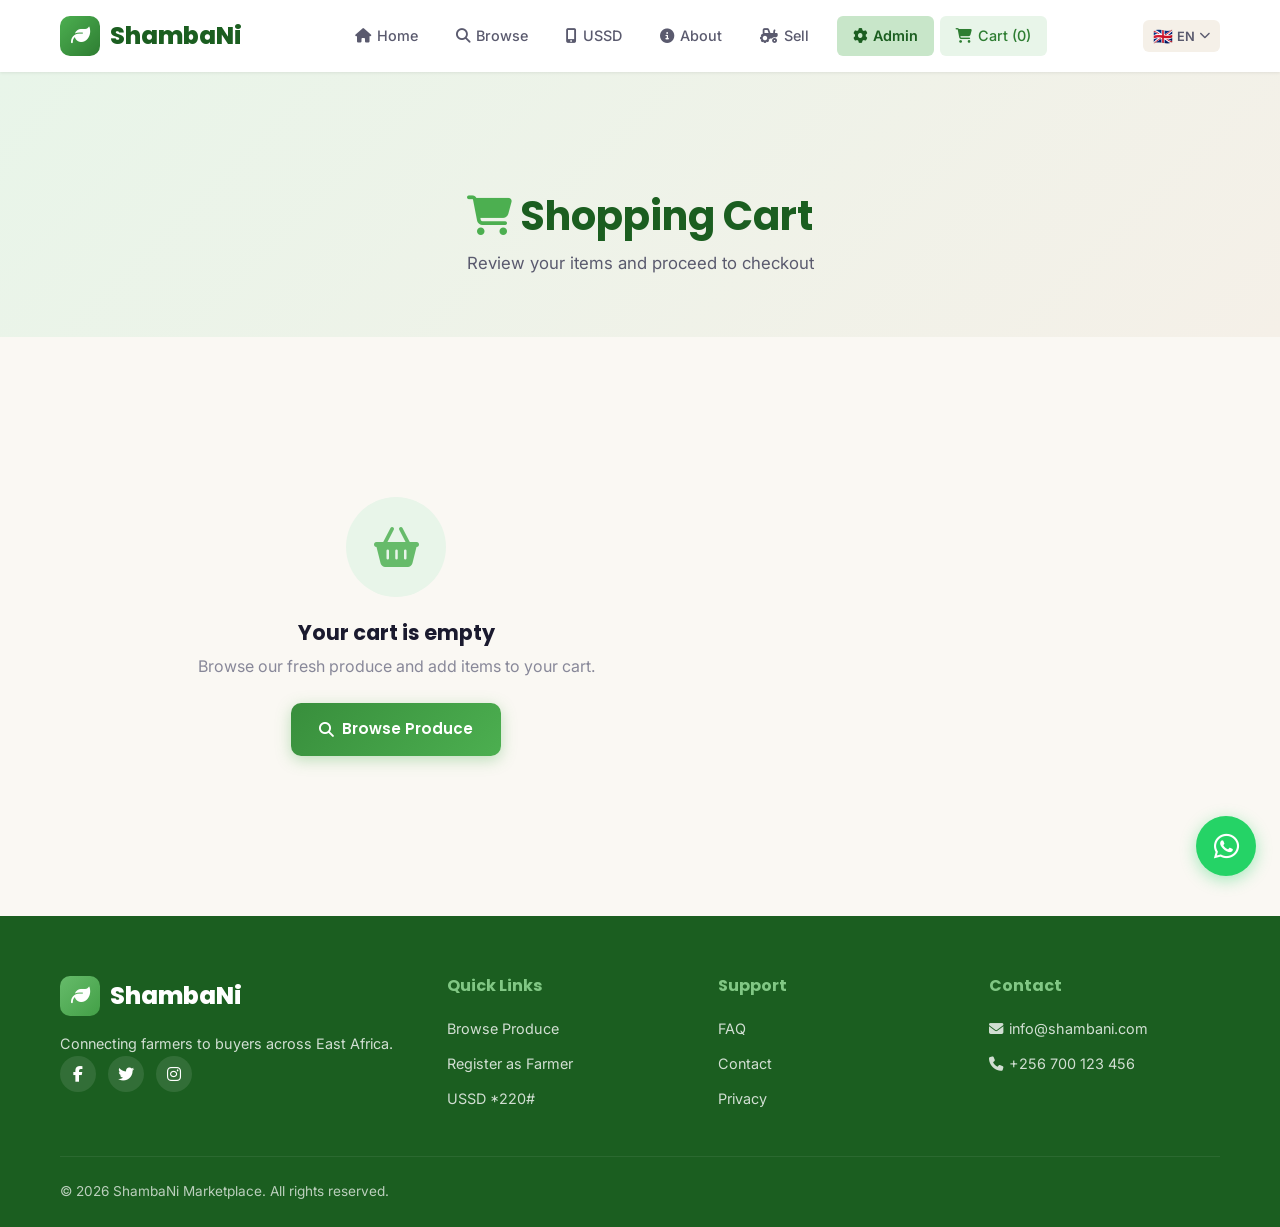
<file: cart.html>
<!DOCTYPE html>
<html lang="en">
<head>
  <meta charset="UTF-8">
  <meta name="viewport" content="width=device-width, initial-scale=1.0">
  <title>Shopping Cart - ShambaNi Marketplace</title>
  <link rel="stylesheet" href="https://cdnjs.cloudflare.com/ajax/libs/font-awesome/6.5.1/css/all.min.css">
  <link rel="stylesheet" href="./style.css">
</head>
<body>
  <!-- ===== NAVBAR ===== -->
  <nav class="navbar">
    <div class="container">
      <a href="./index.html" class="logo">
        <div class="logo-icon"><i class="fas fa-leaf"></i></div>
        ShambaNi
      </a>
      <div class="nav-links">
        <a href="./index.html"><i class="fas fa-home"></i> Home</a>
        <a href="./browse.html"><i class="fas fa-search"></i> Browse</a>
        <a href="./ussd.html"><i class="fas fa-mobile-alt"></i> USSD</a>
        <a href="./about.html"><i class="fas fa-info-circle"></i> About</a>
        <a href="./farmer-register.html"><i class="fas fa-tractor"></i> Sell</a>
        <a href="./admin/index.html" class="admin-link"><i class="fas fa-cog"></i> Admin</a>
        <a href="./cart.html" id="nav-cart-btn" class="cart-btn active">
          <i class="fas fa-shopping-cart"></i> Cart
          <span class="cart-count" style="display:none">0</span>
        </a>
      </div>
      <div class="nav-actions" style="display:flex;align-items:center;gap:12px;">
        <div class="lang-switcher">
          <button class="lang-btn">
            <span class="flag-icon">&#127468;&#127463;</span>
            <span class="lang-code">EN</span>
            <i class="fas fa-chevron-down" style="font-size:0.7rem;"></i>
          </button>
          <div class="lang-dropdown">
            <button data-lang="en"><span class="flag-icon">&#127468;&#127463;</span> English</button>
            <button data-lang="sw"><span class="flag-icon">&#127472;&#127466;</span> Kiswahili</button>
            <button data-lang="rw"><span class="flag-icon">&#127479;&#127484;</span> Runyarwanda</button>
            <button data-lang="lg"><span class="flag-icon">&#127482;&#127468;</span> Luganda</button>
          </div>
        </div>
        <button class="mobile-menu-btn"><i class="fas fa-bars"></i></button>
      </div>
    </div>
  </nav>

  <!-- Mobile Navigation -->
  <div class="mobile-nav">
    <a href="./index.html"><i class="fas fa-home"></i> Home</a>
    <a href="./browse.html"><i class="fas fa-search"></i> Browse Produce</a>
    <a href="./cart.html" class="active"><i class="fas fa-shopping-cart"></i> Shopping Cart</a>
    <a href="./ussd.html"><i class="fas fa-mobile-alt"></i> USSD *220#</a>
    <a href="./about.html"><i class="fas fa-info-circle"></i> About Us</a>
    <a href="./farmer-register.html"><i class="fas fa-tractor"></i> Sell as Farmer</a>
    <a href="./admin/index.html"><i class="fas fa-cog"></i> Admin Dashboard</a>
  </div>

  <div class="page-content">
    <!-- Page Header -->
    <div class="page-header">
      <div class="container">
        <h1><i class="fas fa-shopping-cart" style="color:var(--green-500)"></i> Shopping Cart</h1>
        <p>Review your items and proceed to checkout</p>
      </div>
    </div>

    <!-- Cart Content -->
    <section class="section">
      <div class="container">
        <div class="cart-grid">
          <!-- Cart Items -->
          <div>
            <div class="cart-items" id="cart-items-container">
              <!-- Items rendered by JS -->
            </div>
          </div>

          <!-- Order Summary -->
          <div class="cart-summary" id="cart-summary-container">
            <h3><i class="fas fa-receipt" style="color:var(--green-500);margin-right:8px;"></i>Order Summary</h3>
            <div class="summary-row">
              <span>Subtotal</span>
              <span id="summary-subtotal">UGX 0</span>
            </div>
            <div class="summary-row">
              <span>Platform Fee (2.5%)</span>
              <span id="summary-fee">UGX 0</span>
            </div>
            <div class="summary-row">
              <span>Delivery</span>
              <span style="color:var(--green-600);font-weight:600;">Free</span>
            </div>
            <div class="summary-row total">
              <span>Total</span>
              <span id="summary-total">UGX 0</span>
            </div>

            <!-- Checkout Form -->
            <div class="checkout-form">
              <h4 style="margin-bottom:16px;color:var(--green-900);"><i class="fas fa-user" style="margin-right:6px;"></i>Delivery Details</h4>
              <div class="form-row">
                <div class="form-group">
                  <label>First Name</label>
                  <input type="text" placeholder="John" id="checkout-fname">
                </div>
                <div class="form-group">
                  <label>Last Name</label>
                  <input type="text" placeholder="Doe" id="checkout-lname">
                </div>
              </div>
              <div class="form-group">
                <label>Phone Number</label>
                <input type="tel" placeholder="+256 700 123 456" id="checkout-phone">
              </div>
              <div class="form-group">
                <label>Delivery Address</label>
                <input type="text" placeholder="Plot 45, Kampala Road" id="checkout-address">
              </div>
              <div class="form-row">
                <div class="form-group">
                  <label>City</label>
                  <input type="text" placeholder="Kampala" id="checkout-city">
                </div>
                <div class="form-group">
                  <label>District</label>
                  <input type="text" placeholder="Kampala" id="checkout-district">
                </div>
              </div>

              <!-- Payment Methods -->
              <h4 style="margin:24px 0 16px;color:var(--green-900);"><i class="fas fa-credit-card" style="margin-right:6px;"></i>Payment Method</h4>
              <div class="payment-methods">
                <label class="payment-method selected">
                  <input type="radio" name="payment" value="paypal" checked>
                  <div class="payment-method-icon" style="background:var(--blue-light);color:var(--blue);"><i class="fab fa-paypal"></i></div>
                  <div class="payment-method-info">
                    <h5>PayPal</h5>
                    <p>Pay to @LutwamaReagan</p>
                  </div>
                </label>
                <label class="payment-method">
                  <input type="radio" name="payment" value="airtel">
                  <div class="payment-method-icon" style="background:var(--red-light);color:var(--red);"><i class="fas fa-mobile-alt"></i></div>
                  <div class="payment-method-info">
                    <h5>Airtel Money</h5>
                    <p>+256 705 123 456</p>
                  </div>
                </label>
                <label class="payment-method">
                  <input type="radio" name="payment" value="mtn">
                  <div class="payment-method-icon" style="background:var(--orange-light);color:var(--orange);"><i class="fas fa-mobile-alt"></i></div>
                  <div class="payment-method-info">
                    <h5>MTN Mobile Money</h5>
                    <p>+256 77X XXX XXX</p>
                  </div>
                </label>
                <label class="payment-method">
                  <input type="radio" name="payment" value="bank">
                  <div class="payment-method-icon" style="background:var(--purple-light);color:var(--purple);"><i class="fas fa-university"></i></div>
                  <div class="payment-method-info">
                    <h5>Bank Transfer</h5>
                    <p>Stanbic Bank Uganda</p>
                  </div>
                </label>
              </div>

              <button class="btn btn-primary w-full btn-lg" style="margin-top:20px;" onclick="placeOrder()">
                <i class="fas fa-lock"></i> Place Order
              </button>
              <p style="text-align:center;font-size:0.8rem;color:var(--text-muted);margin-top:12px;">
                <i class="fas fa-shield-alt"></i> Secure checkout powered by ShambaNi
              </p>
            </div>
          </div>
        </div>
      </div>
    </section>
  </div>

  <!-- ===== FOOTER ===== -->
  <footer class="footer">
    <div class="container">
      <div class="footer-grid">
        <div class="footer-brand">
          <a href="./index.html" class="logo">
            <div class="logo-icon"><i class="fas fa-leaf"></i></div>
            ShambaNi
          </a>
          <p>Connecting farmers to buyers across East Africa.</p>
          <div class="footer-social">
            <a href="#"><i class="fab fa-facebook-f"></i></a>
            <a href="#"><i class="fab fa-twitter"></i></a>
            <a href="#"><i class="fab fa-instagram"></i></a>
          </div>
        </div>
        <div class="footer-links">
          <h4>Quick Links</h4>
          <a href="./browse.html">Browse Produce</a>
          <a href="./farmer-register.html">Register as Farmer</a>
          <a href="./ussd.html">USSD *220#</a>
        </div>
        <div class="footer-links">
          <h4>Support</h4>
          <a href="./about.html">FAQ</a>
          <a href="./about.html">Contact</a>
          <a href="#">Privacy</a>
        </div>
        <div class="footer-links">
          <h4>Contact</h4>
          <a href="mailto:info@shambani.com"><i class="fas fa-envelope" style="margin-right:6px;"></i>info@shambani.com</a>
          <a href="tel:+256700123456"><i class="fas fa-phone" style="margin-right:6px;"></i>+256 700 123 456</a>
        </div>
      </div>
      <div class="footer-bottom">
        <p>&copy; 2026 ShambaNi Marketplace. All rights reserved.</p>
      </div>
    </div>
  </footer>

  <!-- WhatsApp Float Button -->
  <a href="https://wa.me/256700123456" class="whatsapp-float" target="_blank"><i class="fab fa-whatsapp"></i></a>

  <script src="./app.js"></script>
  <script>
    // Render cart on page load
    document.addEventListener('DOMContentLoaded', () => {
      Cart.renderCartPage();
    });

    function placeOrder() {
      const cart = Cart.getCheckoutData();
      if (cart.items.length === 0) {
        showToast('Your cart is empty!', 'error');
        return;
      }

      const fname = document.getElementById('checkout-fname')?.value;
      const lname = document.getElementById('checkout-lname')?.value;
      const phone = document.getElementById('checkout-phone')?.value;
      const address = document.getElementById('checkout-address')?.value;

      if (!fname || !lname || !phone || !address) {
        showToast('Please fill in all delivery details', 'error');
        return;
      }

      const paymentMethod = document.querySelector('input[name="payment"]:checked')?.value || 'paypal';
      const paymentLabels = {
        paypal: 'PayPal (@LutwamaReagan)',
        airtel: 'Airtel Money',
        mtn: 'MTN Mobile Money',
        bank: 'Bank Transfer'
      };

      // Simulate order placement
      showToast(`Order placed successfully! Payment via ${paymentLabels[paymentMethod]}`, 'success');

      // Clear cart after delay
      setTimeout(() => {
        Cart.clear();
        window.location.href = './browse.html';
      }, 2000);
    }
  </script>
</body>
</html>
</file>
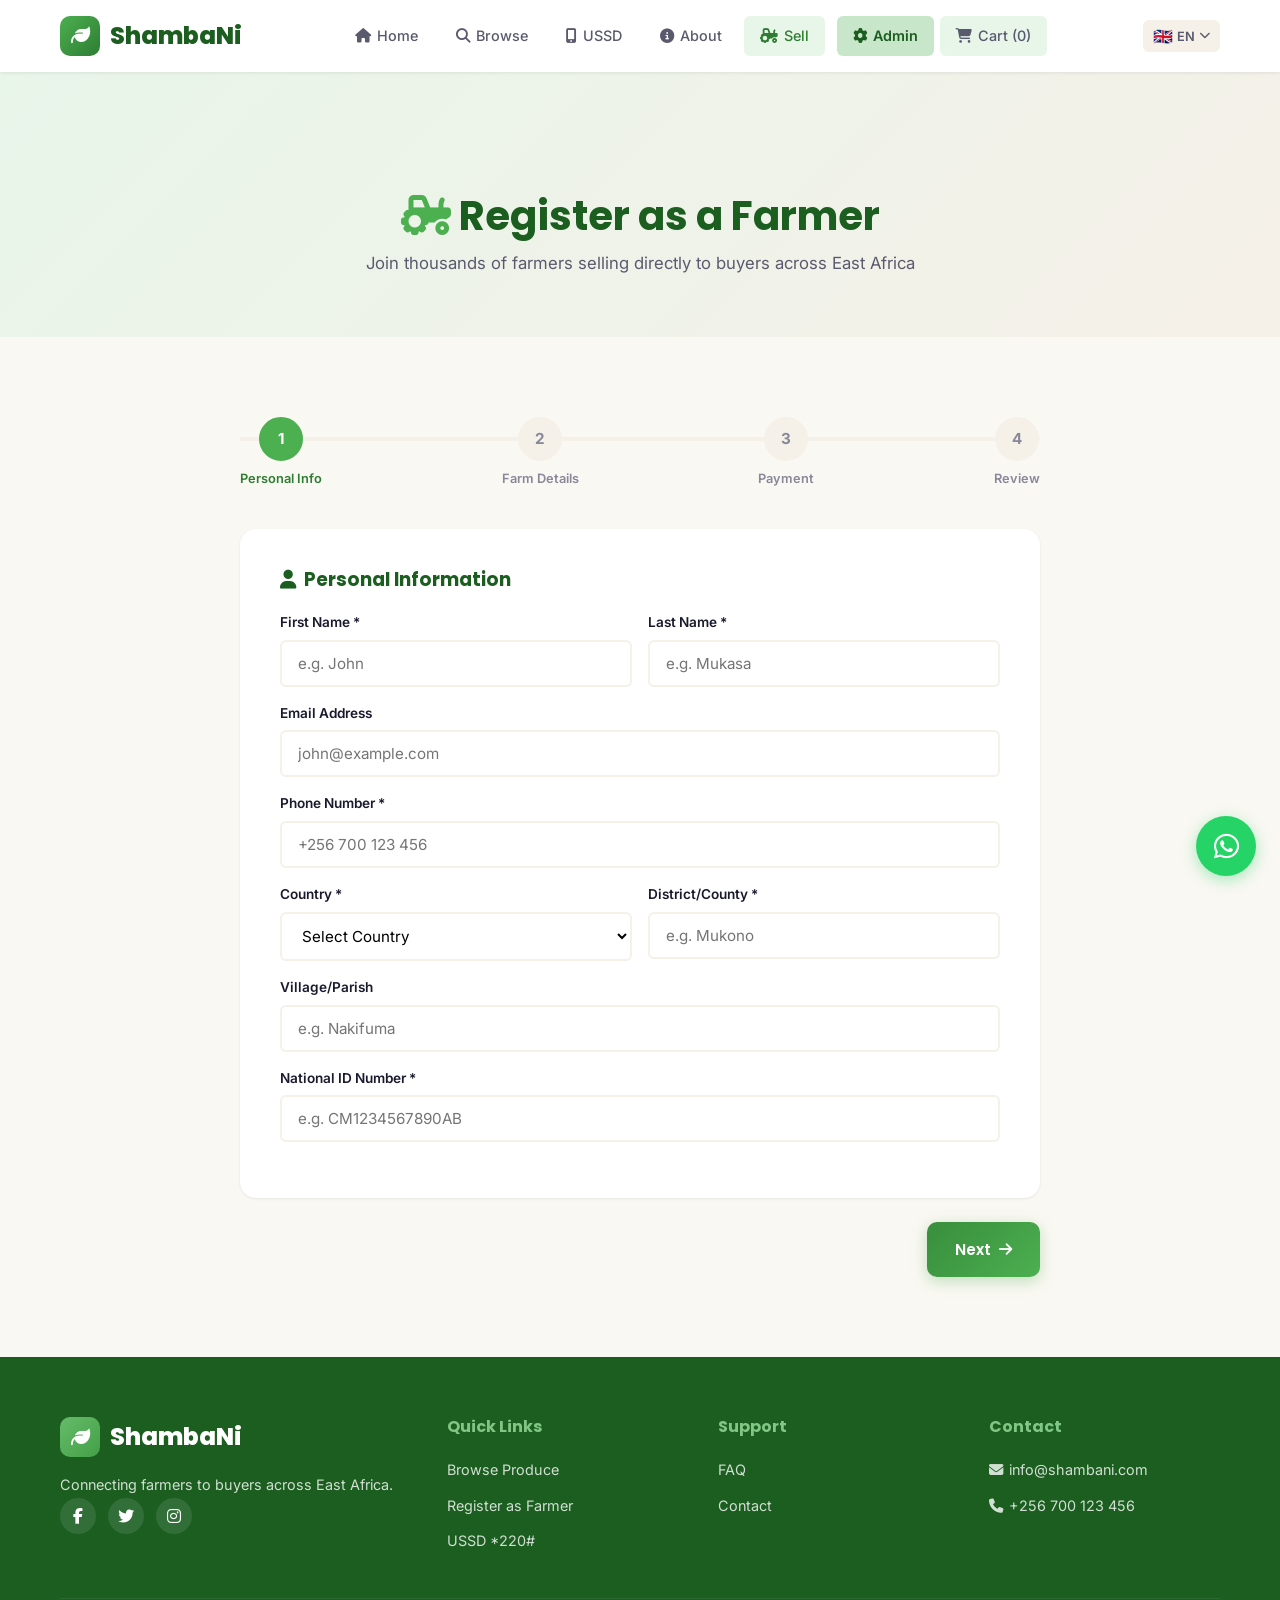
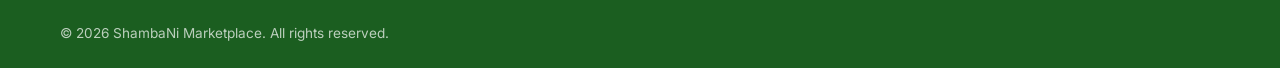
<file: farmer-register.html>
<!DOCTYPE html>
<html lang="en">
<head>
  <meta charset="UTF-8">
  <meta name="viewport" content="width=device-width, initial-scale=1.0">
  <title>Register as Farmer - ShambaNi Marketplace</title>
  <link rel="stylesheet" href="https://cdnjs.cloudflare.com/ajax/libs/font-awesome/6.5.1/css/all.min.css">
  <link rel="stylesheet" href="./style.css">
</head>
<body>
  <!-- ===== NAVBAR ===== -->
  <nav class="navbar">
    <div class="container">
      <a href="./index.html" class="logo">
        <div class="logo-icon"><i class="fas fa-leaf"></i></div>
        ShambaNi
      </a>
      <div class="nav-links">
        <a href="./index.html"><i class="fas fa-home"></i> Home</a>
        <a href="./browse.html"><i class="fas fa-search"></i> Browse</a>
        <a href="./ussd.html"><i class="fas fa-mobile-alt"></i> USSD</a>
        <a href="./about.html"><i class="fas fa-info-circle"></i> About</a>
        <a href="./farmer-register.html" class="active"><i class="fas fa-tractor"></i> Sell</a>
        <a href="./admin/index.html" class="admin-link"><i class="fas fa-cog"></i> Admin</a>
        <a href="./cart.html" id="nav-cart-btn" class="cart-btn">
          <i class="fas fa-shopping-cart"></i> Cart
          <span class="cart-count" style="display:none">0</span>
        </a>
      </div>
      <div class="nav-actions" style="display:flex;align-items:center;gap:12px;">
        <div class="lang-switcher">
          <button class="lang-btn">
            <span class="flag-icon">&#127468;&#127463;</span>
            <span class="lang-code">EN</span>
            <i class="fas fa-chevron-down" style="font-size:0.7rem;"></i>
          </button>
          <div class="lang-dropdown">
            <button data-lang="en"><span class="flag-icon">&#127468;&#127463;</span> English</button>
            <button data-lang="sw"><span class="flag-icon">&#127472;&#127466;</span> Kiswahili</button>
            <button data-lang="rw"><span class="flag-icon">&#127479;&#127484;</span> Runyarwanda</button>
            <button data-lang="lg"><span class="flag-icon">&#127482;&#127468;</span> Luganda</button>
          </div>
        </div>
        <button class="mobile-menu-btn"><i class="fas fa-bars"></i></button>
      </div>
    </div>
  </nav>

  <!-- Mobile Navigation -->
  <div class="mobile-nav">
    <a href="./index.html"><i class="fas fa-home"></i> Home</a>
    <a href="./browse.html"><i class="fas fa-search"></i> Browse Produce</a>
    <a href="./cart.html"><i class="fas fa-shopping-cart"></i> Shopping Cart</a>
    <a href="./ussd.html"><i class="fas fa-mobile-alt"></i> USSD *220#</a>
    <a href="./about.html"><i class="fas fa-info-circle"></i> About Us</a>
    <a href="./farmer-register.html" class="active"><i class="fas fa-tractor"></i> Sell as Farmer</a>
    <a href="./admin/index.html"><i class="fas fa-cog"></i> Admin Dashboard</a>
  </div>

  <div class="page-content">
    <!-- Page Header -->
    <div class="page-header">
      <div class="container">
        <h1><i class="fas fa-tractor" style="color:var(--green-500)"></i> Register as a Farmer</h1>
        <p>Join thousands of farmers selling directly to buyers across East Africa</p>
      </div>
    </div>

    <!-- Wizard -->
    <section class="section">
      <div class="container">
        <div class="wizard">
          <!-- Progress Steps -->
          <div class="wizard-progress">
            <div class="wizard-step active" data-step="1">
              <div class="wizard-step-number">1</div>
              <span class="wizard-step-label">Personal Info</span>
            </div>
            <div class="wizard-step" data-step="2">
              <div class="wizard-step-number">2</div>
              <span class="wizard-step-label">Farm Details</span>
            </div>
            <div class="wizard-step" data-step="3">
              <div class="wizard-step-number">3</div>
              <span class="wizard-step-label">Payment</span>
            </div>
            <div class="wizard-step" data-step="4">
              <div class="wizard-step-number">4</div>
              <span class="wizard-step-label">Review</span>
            </div>
          </div>

          <!-- Step 1: Personal Info -->
          <div class="wizard-content" id="step-1">
            <h3 style="color:var(--green-900);margin-bottom:20px;"><i class="fas fa-user" style="margin-right:8px;"></i>Personal Information</h3>
            <div class="form-row">
              <div class="form-group">
                <label>First Name *</label>
                <input type="text" id="f-firstname" placeholder="e.g. John">
              </div>
              <div class="form-group">
                <label>Last Name *</label>
                <input type="text" id="f-lastname" placeholder="e.g. Mukasa">
              </div>
            </div>
            <div class="form-group">
              <label>Email Address</label>
              <input type="email" id="f-email" placeholder="john@example.com">
            </div>
            <div class="form-group">
              <label>Phone Number *</label>
              <input type="tel" id="f-phone" placeholder="+256 700 123 456">
            </div>
            <div class="form-row">
              <div class="form-group">
                <label>Country *</label>
                <select id="f-country">
                  <option value="">Select Country</option>
                  <option value="ug">Uganda</option>
                  <option value="ke">Kenya</option>
                  <option value="tz">Tanzania</option>
                  <option value="rw">Rwanda</option>
                </select>
              </div>
              <div class="form-group">
                <label>District/County *</label>
                <input type="text" id="f-district" placeholder="e.g. Mukono">
              </div>
            </div>
            <div class="form-group">
              <label>Village/Parish</label>
              <input type="text" id="f-village" placeholder="e.g. Nakifuma">
            </div>
            <div class="form-group">
              <label>National ID Number *</label>
              <input type="text" id="f-nin" placeholder="e.g. CM1234567890AB">
            </div>
          </div>

          <!-- Step 2: Farm Details -->
          <div class="wizard-content hidden" id="step-2">
            <h3 style="color:var(--green-900);margin-bottom:20px;"><i class="fas fa-tractor" style="margin-right:8px;"></i>Farm Details</h3>
            <div class="form-group">
              <label>Farm Name *</label>
              <input type="text" id="f-farmname" placeholder="e.g. Mukasa Organic Farms">
            </div>
            <div class="form-group">
              <label>Farm Size (Acres)</label>
              <input type="number" id="f-farmsize" placeholder="e.g. 5" min="0" step="0.5">
            </div>
            <div class="form-group">
              <label>What do you grow/sell? *</label>
              <div style="display:grid;grid-template-columns:repeat(2,1fr);gap:10px;margin-top:8px;">
                <label style="display:flex;align-items:center;gap:8px;padding:10px;background:var(--cream);border-radius:8px;cursor:pointer;"><input type="checkbox" class="f-produce" value="Vegetables"> Vegetables</label>
                <label style="display:flex;align-items:center;gap:8px;padding:10px;background:var(--cream);border-radius:8px;cursor:pointer;"><input type="checkbox" class="f-produce" value="Fruits"> Fruits</label>
                <label style="display:flex;align-items:center;gap:8px;padding:10px;background:var(--cream);border-radius:8px;cursor:pointer;"><input type="checkbox" class="f-produce" value="Grains"> Grains & Cereals</label>
                <label style="display:flex;align-items:center;gap:8px;padding:10px;background:var(--cream);border-radius:8px;cursor:pointer;"><input type="checkbox" class="f-produce" value="Dairy"> Dairy & Eggs</label>
                <label style="display:flex;align-items:center;gap:8px;padding:10px;background:var(--cream);border-radius:8px;cursor:pointer;"><input type="checkbox" class="f-produce" value="Meat"> Meat & Poultry</label>
                <label style="display:flex;align-items:center;gap:8px;padding:10px;background:var(--cream);border-radius:8px;cursor:pointer;"><input type="checkbox" class="f-produce" value="Spices"> Spices & Herbs</label>
                <label style="display:flex;align-items:center;gap:8px;padding:10px;background:var(--cream);border-radius:8px;cursor:pointer;"><input type="checkbox" class="f-produce" value="Tubers"> Roots & Tubers</label>
                <label style="display:flex;align-items:center;gap:8px;padding:10px;background:var(--cream);border-radius:8px;cursor:pointer;"><input type="checkbox" class="f-produce" value="Other"> Other</label>
              </div>
            </div>
            <div class="form-group">
              <label>Farm Description</label>
              <textarea id="f-description" placeholder="Tell buyers about your farm, farming practices, and what makes your produce special..."></textarea>
            </div>
            <div class="form-row">
              <div class="form-group">
                <label>Years of Experience</label>
                <select id="f-experience">
                  <option value="">Select</option>
                  <option value="0-1">Less than 1 year</option>
                  <option value="1-3">1-3 years</option>
                  <option value="3-5">3-5 years</option>
                  <option value="5-10">5-10 years</option>
                  <option value="10+">Over 10 years</option>
                </select>
              </div>
              <div class="form-group">
                <label>Organic Certified?</label>
                <select id="f-organic">
                  <option value="no">No</option>
                  <option value="yes">Yes</option>
                  <option value="transition">In Transition</option>
                </select>
              </div>
            </div>
          </div>

          <!-- Step 3: Payment Setup -->
          <div class="wizard-content hidden" id="step-3">
            <h3 style="color:var(--green-900);margin-bottom:20px;"><i class="fas fa-credit-card" style="margin-right:8px;"></i>Payment Setup</h3>
            <p style="color:var(--text-secondary);margin-bottom:20px;font-size:0.9rem;">Choose how you want to receive payments from buyers. You can select multiple methods.</p>

            <div style="background:var(--green-50);border-radius:12px;padding:20px;margin-bottom:24px;">
              <h4 style="font-size:1rem;margin-bottom:16px;color:var(--green-900);"><i class="fas fa-mobile-alt" style="margin-right:6px;"></i>Mobile Money</h4>
              <div class="form-row">
                <div class="form-group">
                  <label>MTN Mobile Money Number</label>
                  <input type="tel" id="f-mtn" placeholder="+256 77X XXX XXX">
                </div>
                <div class="form-group">
                  <label>Airtel Money Number</label>
                  <input type="tel" id="f-airtel" placeholder="+256 70X XXX XXX">
                </div>
              </div>
            </div>

            <div style="background:var(--blue-light);border-radius:12px;padding:20px;margin-bottom:24px;">
              <h4 style="font-size:1rem;margin-bottom:16px;color:var(--blue);"><i class="fab fa-paypal" style="margin-right:6px;"></i>PayPal</h4>
              <div class="form-group">
                <label>PayPal Email / Username</label>
                <input type="text" id="f-paypal" placeholder="e.g. LutwamaReagan">
                <p style="font-size:0.8rem;color:var(--text-muted);margin-top:6px;">Your PayPal username for receiving international payments.</p>
              </div>
            </div>

            <div style="background:var(--purple-light);border-radius:12px;padding:20px;margin-bottom:24px;">
              <h4 style="font-size:1rem;margin-bottom:16px;color:var(--purple);"><i class="fas fa-university" style="margin-right:6px;"></i>Bank Transfer</h4>
              <div class="form-row">
                <div class="form-group">
                  <label>Bank Name</label>
                  <input type="text" id="f-bankname" placeholder="e.g. Stanbic Bank">
                </div>
                <div class="form-group">
                  <label>Account Number</label>
                  <input type="text" id="f-bankaccount" placeholder="e.g. 9030001234567">
                </div>
              </div>
              <div class="form-group">
                <label>Account Name</label>
                <input type="text" id="f-bankholder" placeholder="Full name as on bank account">
              </div>
            </div>

            <div class="form-group">
              <label style="display:flex;align-items:center;gap:10px;cursor:pointer;">
                <input type="checkbox" id="f-terms" style="width:20px;height:20px;accent-color:var(--green-500);">
                <span>I agree to the <a href="#" style="color:var(--green-600);font-weight:600;">Terms of Service</a> and <a href="#" style="color:var(--green-600);font-weight:600;">Seller Agreement</a> *</span>
              </label>
            </div>
          </div>

          <!-- Step 4: Review -->
          <div class="wizard-content hidden" id="step-4">
            <h3 style="color:var(--green-900);margin-bottom:20px;"><i class="fas fa-check-circle" style="margin-right:8px;"></i>Review Your Application</h3>
            <p style="color:var(--text-secondary);margin-bottom:24px;">Please review your information before submitting. Our team will verify your application within 24-48 hours.</p>

            <div style="background:var(--cream);border-radius:12px;padding:24px;margin-bottom:20px;">
              <div style="display:flex;justify-content:space-between;align-items:center;margin-bottom:16px;">
                <h4 style="color:var(--green-900);">Personal Information</h4>
                <button onclick="goToStep(1)" class="admin-btn admin-btn-sm admin-btn-secondary"><i class="fas fa-edit"></i> Edit</button>
              </div>
              <div id="review-personal" style="display:grid;grid-template-columns:1fr 1fr;gap:12px;font-size:0.9rem;">
                <!-- Filled by JS -->
              </div>
            </div>

            <div style="background:var(--cream);border-radius:12px;padding:24px;margin-bottom:20px;">
              <div style="display:flex;justify-content:space-between;align-items:center;margin-bottom:16px;">
                <h4 style="color:var(--green-900);">Farm Details</h4>
                <button onclick="goToStep(2)" class="admin-btn admin-btn-sm admin-btn-secondary"><i class="fas fa-edit"></i> Edit</button>
              </div>
              <div id="review-farm" style="display:grid;grid-template-columns:1fr 1fr;gap:12px;font-size:0.9rem;">
                <!-- Filled by JS -->
              </div>
            </div>

            <div style="background:var(--cream);border-radius:12px;padding:24px;margin-bottom:20px;">
              <div style="display:flex;justify-content:space-between;align-items:center;margin-bottom:16px;">
                <h4 style="color:var(--green-900);">Payment Methods</h4>
                <button onclick="goToStep(3)" class="admin-btn admin-btn-sm admin-btn-secondary"><i class="fas fa-edit"></i> Edit</button>
              </div>
              <div id="review-payment" style="font-size:0.9rem;">
                <!-- Filled by JS -->
              </div>
            </div>

            <div style="background:var(--green-50);border-radius:12px;padding:20px;text-align:center;">
              <i class="fas fa-info-circle" style="color:var(--green-500);font-size:1.5rem;margin-bottom:8px;"></i>
              <p style="font-size:0.9rem;color:var(--text-secondary);">By submitting, you agree that all information provided is accurate. Our team will verify your details and activate your seller account within <strong>24-48 hours</strong>.</p>
            </div>
          </div>

          <!-- Wizard Buttons -->
          <div class="wizard-buttons" id="wizard-buttons">
            <button class="btn btn-outline" id="btn-prev" onclick="prevStep()" style="visibility:hidden;"><i class="fas fa-arrow-left"></i> Previous</button>
            <button class="btn btn-primary" id="btn-next" onclick="nextStep()">Next <i class="fas fa-arrow-right"></i></button>
          </div>
        </div>
      </div>
    </section>
  </div>

  <!-- ===== FOOTER ===== -->
  <footer class="footer">
    <div class="container">
      <div class="footer-grid">
        <div class="footer-brand">
          <a href="./index.html" class="logo"><div class="logo-icon"><i class="fas fa-leaf"></i></div>ShambaNi</a>
          <p>Connecting farmers to buyers across East Africa.</p>
          <div class="footer-social">
            <a href="#"><i class="fab fa-facebook-f"></i></a>
            <a href="#"><i class="fab fa-twitter"></i></a>
            <a href="#"><i class="fab fa-instagram"></i></a>
          </div>
        </div>
        <div class="footer-links">
          <h4>Quick Links</h4>
          <a href="./browse.html">Browse Produce</a>
          <a href="./farmer-register.html">Register as Farmer</a>
          <a href="./ussd.html">USSD *220#</a>
        </div>
        <div class="footer-links">
          <h4>Support</h4>
          <a href="./about.html">FAQ</a>
          <a href="./about.html">Contact</a>
        </div>
        <div class="footer-links">
          <h4>Contact</h4>
          <a href="mailto:info@shambani.com"><i class="fas fa-envelope" style="margin-right:6px;"></i>info@shambani.com</a>
          <a href="tel:+256700123456"><i class="fas fa-phone" style="margin-right:6px;"></i>+256 700 123 456</a>
        </div>
      </div>
      <div class="footer-bottom">
        <p>&copy; 2026 ShambaNi Marketplace. All rights reserved.</p>
      </div>
    </div>
  </footer>

  <!-- WhatsApp Float Button -->
  <a href="https://wa.me/256700123456" class="whatsapp-float" target="_blank"><i class="fab fa-whatsapp"></i></a>

  <script src="./app.js"></script>
  <script>
    let currentStep = 1;
    const totalSteps = 4;

    function updateSteps() {
      // Update progress indicators
      document.querySelectorAll('.wizard-step').forEach((step, idx) => {
        const stepNum = idx + 1;
        step.classList.remove('active', 'completed');
        if (stepNum < currentStep) step.classList.add('completed');
        else if (stepNum === currentStep) step.classList.add('active');
        // Update number content for completed steps
        const numEl = step.querySelector('.wizard-step-number');
        if (stepNum < currentStep) numEl.innerHTML = '<i class="fas fa-check"></i>';
        else numEl.textContent = stepNum;
      });

      // Show/hide step content
      for (let i = 1; i <= totalSteps; i++) {
        document.getElementById(`step-${i}`).classList.toggle('hidden', i !== currentStep);
      }

      // Update buttons
      const prevBtn = document.getElementById('btn-prev');
      const nextBtn = document.getElementById('btn-next');
      prevBtn.style.visibility = currentStep === 1 ? 'hidden' : 'visible';

      if (currentStep === totalSteps) {
        nextBtn.innerHTML = '<i class="fas fa-paper-plane"></i> Submit Application';
        populateReview();
      } else {
        nextBtn.innerHTML = 'Next <i class="fas fa-arrow-right"></i>';
      }
    }

    function validateStep(step) {
      if (step === 1) {
        if (!document.getElementById('f-firstname').value) { showToast('Please enter your first name', 'error'); return false; }
        if (!document.getElementById('f-lastname').value) { showToast('Please enter your last name', 'error'); return false; }
        if (!document.getElementById('f-phone').value) { showToast('Please enter your phone number', 'error'); return false; }
        if (!document.getElementById('f-country').value) { showToast('Please select your country', 'error'); return false; }
        if (!document.getElementById('f-district').value) { showToast('Please enter your district', 'error'); return false; }
        if (!document.getElementById('f-nin').value) { showToast('Please enter your National ID', 'error'); return false; }
      }
      if (step === 2) {
        if (!document.getElementById('f-farmname').value) { showToast('Please enter your farm name', 'error'); return false; }
        const checked = document.querySelectorAll('.f-produce:checked');
        if (checked.length === 0) { showToast('Please select at least one produce type', 'error'); return false; }
      }
      if (step === 3) {
        if (!document.getElementById('f-terms').checked) { showToast('Please agree to the Terms of Service', 'error'); return false; }
      }
      return true;
    }

    function nextStep() {
      if (currentStep === totalSteps) {
        // Submit
        showToast('Application submitted successfully! We will review and get back to you within 24-48 hours.', 'success');
        setTimeout(() => { window.location.href = './index.html'; }, 3000);
        return;
      }
      if (!validateStep(currentStep)) return;
      currentStep++;
      updateSteps();
    }

    function prevStep() {
      if (currentStep > 1) {
        currentStep--;
        updateSteps();
      }
    }

    function goToStep(step) {
      currentStep = step;
      updateSteps();
    }

    function populateReview() {
      const countryMap = { ug: 'Uganda', ke: 'Kenya', tz: 'Tanzania', rw: 'Rwanda' };
      const personal = document.getElementById('review-personal');
      const farm = document.getElementById('review-farm');
      const payment = document.getElementById('review-payment');

      const produceTypes = Array.from(document.querySelectorAll('.f-produce:checked')).map(c => c.value).join(', ');

      personal.innerHTML = `
        <div><strong style="color:var(--text-muted);font-weight:500;">Name:</strong> ${document.getElementById('f-firstname').value} ${document.getElementById('f-lastname').value}</div>
        <div><strong style="color:var(--text-muted);font-weight:500;">Phone:</strong> ${document.getElementById('f-phone').value}</div>
        <div><strong style="color:var(--text-muted);font-weight:500;">Email:</strong> ${document.getElementById('f-email').value || 'N/A'}</div>
        <div><strong style="color:var(--text-muted);font-weight:500;">Country:</strong> ${countryMap[document.getElementById('f-country').value] || ''}</div>
        <div><strong style="color:var(--text-muted);font-weight:500;">District:</strong> ${document.getElementById('f-district').value}</div>
        <div><strong style="color:var(--text-muted);font-weight:500;">National ID:</strong> ${document.getElementById('f-nin').value}</div>
      `;

      farm.innerHTML = `
        <div><strong style="color:var(--text-muted);font-weight:500;">Farm Name:</strong> ${document.getElementById('f-farmname').value}</div>
        <div><strong style="color:var(--text-muted);font-weight:500;">Farm Size:</strong> ${document.getElementById('f-farmsize').value || 'N/A'} acres</div>
        <div><strong style="color:var(--text-muted);font-weight:500;">Produce:</strong> ${produceTypes}</div>
        <div><strong style="color:var(--text-muted);font-weight:500;">Experience:</strong> ${document.getElementById('f-experience').value || 'N/A'}</div>
        <div><strong style="color:var(--text-muted);font-weight:500;">Organic:</strong> ${document.getElementById('f-organic').value}</div>
        <div><strong style="color:var(--text-muted);font-weight:500;">Description:</strong> ${document.getElementById('f-description').value || 'N/A'}</div>
      `;

      let paymentHtml = '';
      const mtn = document.getElementById('f-mtn').value;
      const airtel = document.getElementById('f-airtel').value;
      const paypal = document.getElementById('f-paypal').value;
      const bankName = document.getElementById('f-bankname').value;
      const bankAcct = document.getElementById('f-bankaccount').value;

      if (mtn) paymentHtml += `<div style="padding:8px 0;border-bottom:1px solid var(--cream-dark);"><i class="fas fa-mobile" style="color:var(--orange);margin-right:8px;"></i><strong>MTN:</strong> ${mtn}</div>`;
      if (airtel) paymentHtml += `<div style="padding:8px 0;border-bottom:1px solid var(--cream-dark);"><i class="fas fa-mobile-alt" style="color:var(--red);margin-right:8px;"></i><strong>Airtel:</strong> ${airtel}</div>`;
      if (paypal) paymentHtml += `<div style="padding:8px 0;border-bottom:1px solid var(--cream-dark);"><i class="fab fa-paypal" style="color:var(--blue);margin-right:8px;"></i><strong>PayPal:</strong> ${paypal}</div>`;
      if (bankName && bankAcct) paymentHtml += `<div style="padding:8px 0;"><i class="fas fa-university" style="color:var(--purple);margin-right:8px;"></i><strong>Bank:</strong> ${bankName} - ${bankAcct}</div>`;
      if (!paymentHtml) paymentHtml = '<p style="color:var(--text-muted);">No payment methods configured yet.</p>';

      payment.innerHTML = paymentHtml;
    }

    updateSteps();
  </script>
</body>
</html>
</file>
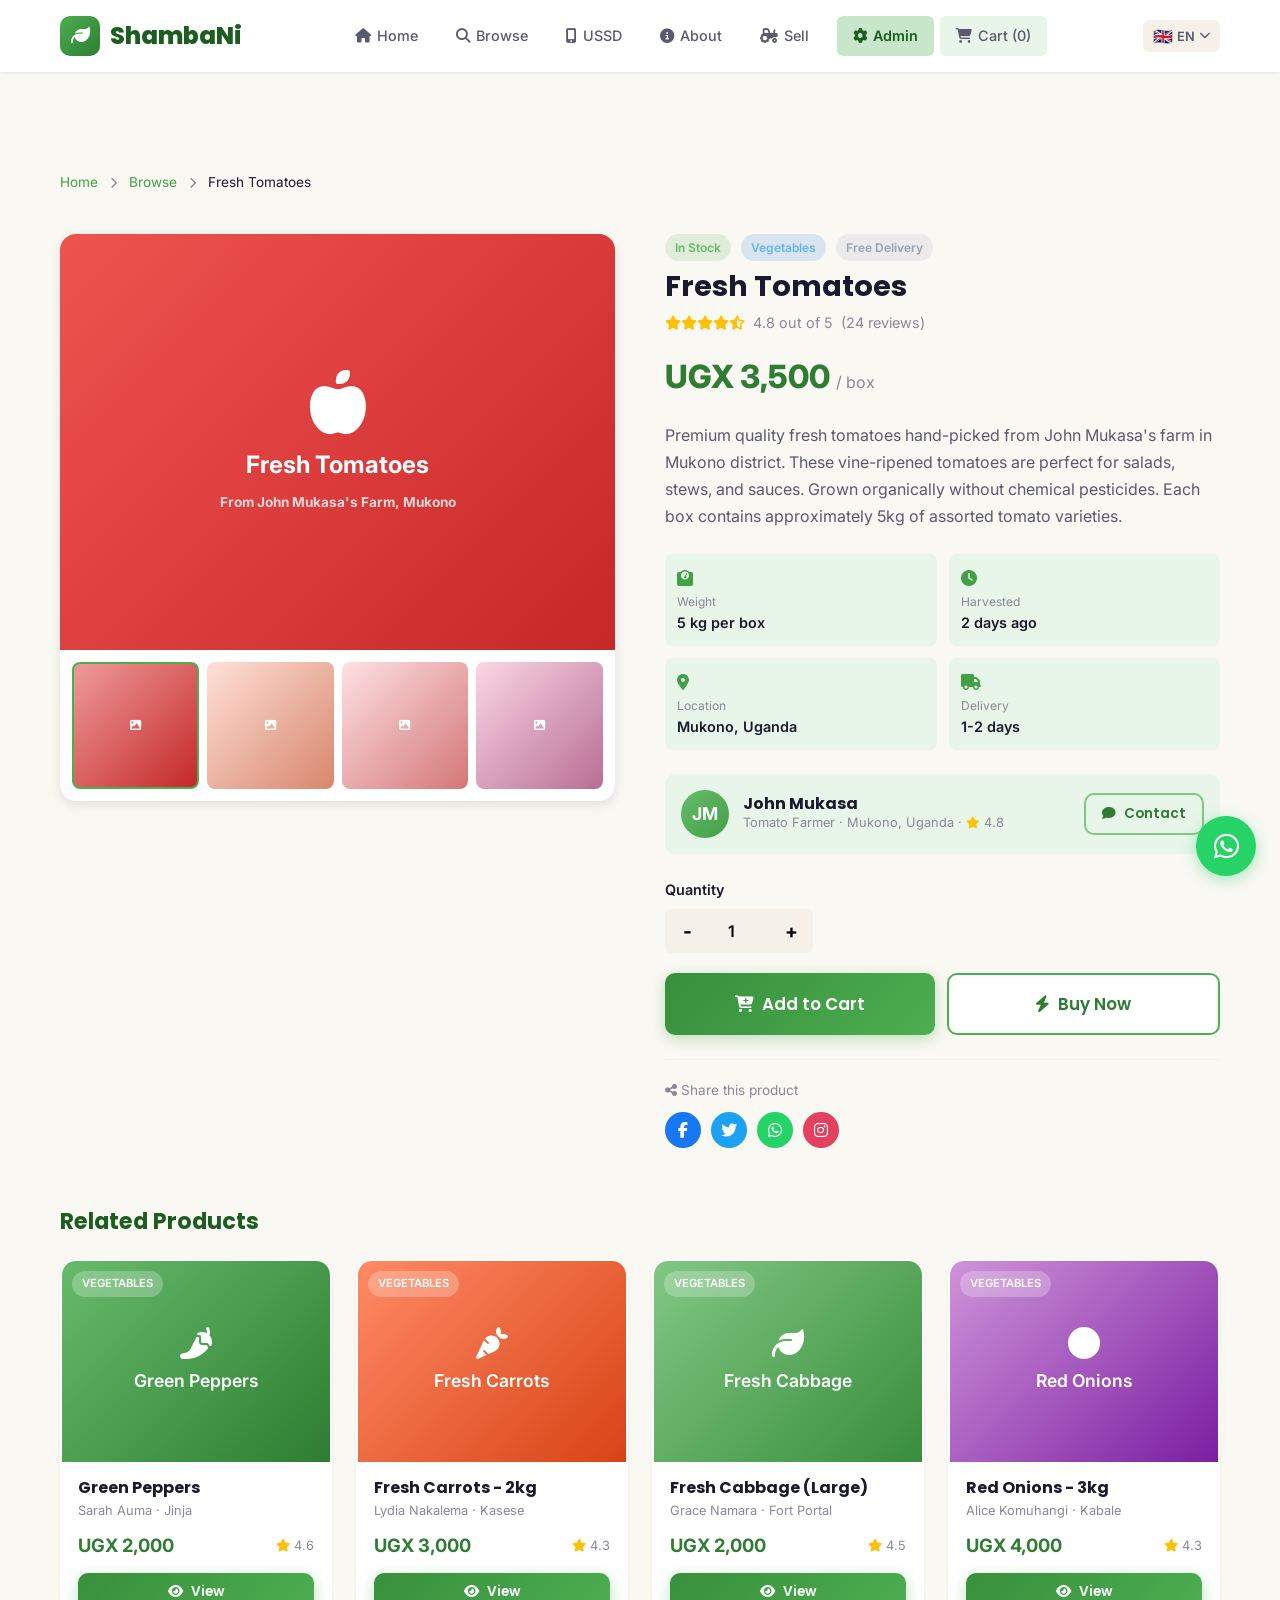
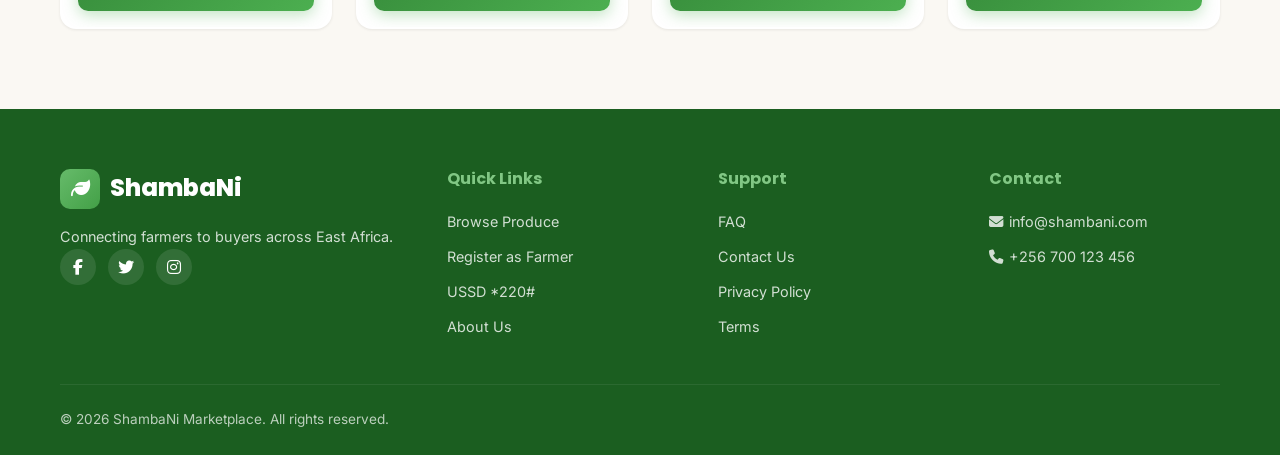
<file: product.html>
<!DOCTYPE html>
<html lang="en">
<head>
  <meta charset="UTF-8">
  <meta name="viewport" content="width=device-width, initial-scale=1.0">
  <title>Fresh Tomatoes - Product Details - ShambaNi</title>
  <link rel="stylesheet" href="https://cdnjs.cloudflare.com/ajax/libs/font-awesome/6.5.1/css/all.min.css">
  <link rel="stylesheet" href="./style.css">
</head>
<body>
  <!-- ===== NAVBAR ===== -->
  <nav class="navbar">
    <div class="container">
      <a href="./index.html" class="logo">
        <div class="logo-icon"><i class="fas fa-leaf"></i></div>
        ShambaNi
      </a>
      <div class="nav-links">
        <a href="./index.html"><i class="fas fa-home"></i> Home</a>
        <a href="./browse.html"><i class="fas fa-search"></i> Browse</a>
        <a href="./ussd.html"><i class="fas fa-mobile-alt"></i> USSD</a>
        <a href="./about.html"><i class="fas fa-info-circle"></i> About</a>
        <a href="./farmer-register.html"><i class="fas fa-tractor"></i> Sell</a>
        <a href="./admin/index.html" class="admin-link"><i class="fas fa-cog"></i> Admin</a>
        <a href="./cart.html" id="nav-cart-btn" class="cart-btn">
          <i class="fas fa-shopping-cart"></i> Cart
          <span class="cart-count" style="display:none">0</span>
        </a>
      </div>
      <div class="nav-actions" style="display:flex;align-items:center;gap:12px;">
        <div class="lang-switcher">
          <button class="lang-btn">
            <span class="flag-icon">&#127468;&#127463;</span>
            <span class="lang-code">EN</span>
            <i class="fas fa-chevron-down" style="font-size:0.7rem;"></i>
          </button>
          <div class="lang-dropdown">
            <button data-lang="en"><span class="flag-icon">&#127468;&#127463;</span> English</button>
            <button data-lang="sw"><span class="flag-icon">&#127472;&#127466;</span> Kiswahili</button>
            <button data-lang="rw"><span class="flag-icon">&#127479;&#127484;</span> Runyarwanda</button>
            <button data-lang="lg"><span class="flag-icon">&#127482;&#127468;</span> Luganda</button>
          </div>
        </div>
        <button class="mobile-menu-btn"><i class="fas fa-bars"></i></button>
      </div>
    </div>
  </nav>

  <!-- Mobile Navigation -->
  <div class="mobile-nav">
    <a href="./index.html"><i class="fas fa-home"></i> Home</a>
    <a href="./browse.html"><i class="fas fa-search"></i> Browse Produce</a>
    <a href="./cart.html"><i class="fas fa-shopping-cart"></i> Shopping Cart</a>
    <a href="./ussd.html"><i class="fas fa-mobile-alt"></i> USSD *220#</a>
    <a href="./about.html"><i class="fas fa-info-circle"></i> About Us</a>
    <a href="./farmer-register.html"><i class="fas fa-tractor"></i> Sell as Farmer</a>
    <a href="./admin/index.html"><i class="fas fa-cog"></i> Admin Dashboard</a>
  </div>

  <div class="page-content">
    <!-- Breadcrumb -->
    <div class="container" style="padding-top:100px;padding-bottom:20px;">
      <nav style="font-size:0.85rem;color:var(--text-muted);">
        <a href="./index.html" style="color:var(--green-600)">Home</a>
        <i class="fas fa-chevron-right" style="margin:0 8px;font-size:0.7rem;"></i>
        <a href="./browse.html" style="color:var(--green-600)">Browse</a>
        <i class="fas fa-chevron-right" style="margin:0 8px;font-size:0.7rem;"></i>
        <span style="color:var(--text-primary)">Fresh Tomatoes</span>
      </nav>
    </div>

    <!-- Product Detail -->
    <section class="section" style="padding-top:20px;">
      <div class="container">
        <div class="product-detail-grid">
          <!-- Gallery -->
          <div class="product-gallery">
            <div class="product-main-image" style="background:linear-gradient(135deg,#EF5350,#C62828)">
              <i class="fas fa-apple-alt" style="font-size:4rem;margin-bottom:12px;"></i>
              <span>Fresh Tomatoes</span>
              <span style="font-size:0.85rem;opacity:0.8;margin-top:8px;">From John Mukasa's Farm, Mukono</span>
            </div>
            <div style="display:grid;grid-template-columns:repeat(4,1fr);gap:8px;padding:12px;">
              <div style="aspect-ratio:1;background:linear-gradient(135deg,#EF9A9A,#C62828);border-radius:8px;display:flex;align-items:center;justify-content:center;color:white;font-size:0.7rem;cursor:pointer;border:2px solid var(--green-500);"><i class="fas fa-image"></i></div>
              <div style="aspect-ratio:1;background:linear-gradient(135deg,#FFCCBC,#BF360C);border-radius:8px;display:flex;align-items:center;justify-content:center;color:white;font-size:0.7rem;cursor:pointer;opacity:0.6;"><i class="fas fa-image"></i></div>
              <div style="aspect-ratio:1;background:linear-gradient(135deg,#FFCDD2,#B71C1C);border-radius:8px;display:flex;align-items:center;justify-content:center;color:white;font-size:0.7rem;cursor:pointer;opacity:0.6;"><i class="fas fa-image"></i></div>
              <div style="aspect-ratio:1;background:linear-gradient(135deg,#F8BBD0,#880E4F);border-radius:8px;display:flex;align-items:center;justify-content:center;color:white;font-size:0.7rem;cursor:pointer;opacity:0.6;"><i class="fas fa-image"></i></div>
            </div>
          </div>

          <!-- Details -->
          <div class="product-details">
            <div style="display:flex;align-items:center;gap:10px;margin-bottom:8px;">
              <span class="badge badge-success">In Stock</span>
              <span class="badge badge-info">Vegetables</span>
              <span class="badge badge-secondary">Free Delivery</span>
            </div>
            <h2>Fresh Tomatoes</h2>
            <div class="rating">
              <span><i class="fas fa-star"></i><i class="fas fa-star"></i><i class="fas fa-star"></i><i class="fas fa-star"></i><i class="fas fa-star-half-alt"></i></span>
              <span>4.8 out of 5</span>
              <span style="color:var(--text-muted)">(24 reviews)</span>
            </div>
            <div class="price">UGX 3,500 <span style="font-size:1rem;color:var(--text-muted);font-weight:400;">/ box</span></div>
            <p class="description">
              Premium quality fresh tomatoes hand-picked from John Mukasa's farm in Mukono district. 
              These vine-ripened tomatoes are perfect for salads, stews, and sauces. Grown organically 
              without chemical pesticides. Each box contains approximately 5kg of assorted tomato varieties.
            </p>

            <div style="display:grid;grid-template-columns:1fr 1fr;gap:12px;margin-bottom:24px;">
              <div style="background:var(--green-50);padding:12px;border-radius:8px;">
                <i class="fas fa-weight" style="color:var(--green-600);margin-bottom:4px;"></i>
                <p style="font-size:0.75rem;color:var(--text-muted);">Weight</p>
                <p style="font-weight:600;font-size:0.9rem;">5 kg per box</p>
              </div>
              <div style="background:var(--green-50);padding:12px;border-radius:8px;">
                <i class="fas fa-clock" style="color:var(--green-600);margin-bottom:4px;"></i>
                <p style="font-size:0.75rem;color:var(--text-muted);">Harvested</p>
                <p style="font-weight:600;font-size:0.9rem;">2 days ago</p>
              </div>
              <div style="background:var(--green-50);padding:12px;border-radius:8px;">
                <i class="fas fa-map-marker-alt" style="color:var(--green-600);margin-bottom:4px;"></i>
                <p style="font-size:0.75rem;color:var(--text-muted);">Location</p>
                <p style="font-weight:600;font-size:0.9rem;">Mukono, Uganda</p>
              </div>
              <div style="background:var(--green-50);padding:12px;border-radius:8px;">
                <i class="fas fa-truck" style="color:var(--green-600);margin-bottom:4px;"></i>
                <p style="font-size:0.75rem;color:var(--text-muted);">Delivery</p>
                <p style="font-weight:600;font-size:0.9rem;">1-2 days</p>
              </div>
            </div>

            <!-- Farmer Card -->
            <div class="farmer-card">
              <div class="farmer-avatar">JM</div>
              <div class="farmer-info">
                <h5>John Mukasa</h5>
                <p>Tomato Farmer &middot; Mukono, Uganda &middot; <i class="fas fa-star" style="color:#FFC107;font-size:0.75rem;"></i> 4.8</p>
              </div>
              <a href="#" class="btn btn-outline btn-sm" style="margin-left:auto;"><i class="fas fa-comment"></i> Contact</a>
            </div>

            <!-- Quantity & Add to Cart -->
            <div style="margin-bottom:16px;">
              <label style="font-weight:600;font-size:0.9rem;margin-bottom:8px;display:block;">Quantity</label>
              <div class="quantity-selector">
                <button onclick="updateQty(-1)">-</button>
                <input type="number" id="qty-input" value="1" min="1" max="50" readonly>
                <button onclick="updateQty(1)">+</button>
              </div>
            </div>

            <div style="display:flex;gap:12px;flex-wrap:wrap;">
              <button class="btn btn-primary btn-lg" onclick="addToCartProduct()" style="flex:1;min-width:200px;">
                <i class="fas fa-cart-plus"></i> Add to Cart
              </button>
              <button class="btn btn-secondary btn-lg" onclick="buyNow()" style="flex:1;min-width:200px;">
                <i class="fas fa-bolt"></i> Buy Now
              </button>
            </div>

            <!-- Share -->
            <div style="margin-top:24px;padding-top:20px;border-top:1px solid var(--cream-dark);">
              <p style="font-size:0.85rem;color:var(--text-muted);margin-bottom:10px;"><i class="fas fa-share-alt"></i> Share this product</p>
              <div style="display:flex;gap:10px;">
                <a href="#" style="width:36px;height:36px;border-radius:50%;background:#1877F2;color:white;display:flex;align-items:center;justify-content:center;"><i class="fab fa-facebook-f"></i></a>
                <a href="#" style="width:36px;height:36px;border-radius:50%;background:#1DA1F2;color:white;display:flex;align-items:center;justify-content:center;"><i class="fab fa-twitter"></i></a>
                <a href="#" style="width:36px;height:36px;border-radius:50%;background:#25D366;color:white;display:flex;align-items:center;justify-content:center;"><i class="fab fa-whatsapp"></i></a>
                <a href="#" style="width:36px;height:36px;border-radius:50%;background:#E4405F;color:white;display:flex;align-items:center;justify-content:center;"><i class="fab fa-instagram"></i></a>
              </div>
            </div>
          </div>
        </div>

        <!-- Related Products -->
        <div style="margin-top:60px;">
          <h3 style="font-size:1.4rem;color:var(--green-900);margin-bottom:24px;">Related Products</h3>
          <div class="products-grid" style="grid-template-columns:repeat(4,1fr);">
            <div class="product-card">
              <div class="product-image" style="background:linear-gradient(135deg,#66BB6A,#2E7D32)">
                <span class="cat-label">Vegetables</span>
                <i class="fas fa-pepper-hot" style="font-size:2rem;margin-bottom:8px;"></i>
                Green Peppers
              </div>
              <div class="product-info">
                <h4>Green Peppers</h4>
                <p class="product-farmer">Sarah Auma &middot; Jinja</p>
                <div class="product-meta">
                  <span class="product-price">UGX 2,000</span>
                  <span class="product-rating"><i class="fas fa-star"></i> 4.6</span>
                </div>
                <a href="./product.html" class="btn btn-primary btn-sm w-full"><i class="fas fa-eye"></i> View</a>
              </div>
            </div>
            <div class="product-card">
              <div class="product-image" style="background:linear-gradient(135deg,#FF8A65,#D84315)">
                <span class="cat-label">Vegetables</span>
                <i class="fas fa-carrot" style="font-size:2rem;margin-bottom:8px;"></i>
                Fresh Carrots
              </div>
              <div class="product-info">
                <h4>Fresh Carrots - 2kg</h4>
                <p class="product-farmer">Lydia Nakalema &middot; Kasese</p>
                <div class="product-meta">
                  <span class="product-price">UGX 3,000</span>
                  <span class="product-rating"><i class="fas fa-star"></i> 4.3</span>
                </div>
                <a href="./product.html" class="btn btn-primary btn-sm w-full"><i class="fas fa-eye"></i> View</a>
              </div>
            </div>
            <div class="product-card">
              <div class="product-image" style="background:linear-gradient(135deg,#81C784,#388E3C)">
                <span class="cat-label">Vegetables</span>
                <i class="fas fa-leaf" style="font-size:2rem;margin-bottom:8px;"></i>
                Fresh Cabbage
              </div>
              <div class="product-info">
                <h4>Fresh Cabbage (Large)</h4>
                <p class="product-farmer">Grace Namara &middot; Fort Portal</p>
                <div class="product-meta">
                  <span class="product-price">UGX 2,000</span>
                  <span class="product-rating"><i class="fas fa-star"></i> 4.5</span>
                </div>
                <a href="./product.html" class="btn btn-primary btn-sm w-full"><i class="fas fa-eye"></i> View</a>
              </div>
            </div>
            <div class="product-card">
              <div class="product-image" style="background:linear-gradient(135deg,#CE93D8,#7B1FA2)">
                <span class="cat-label">Vegetables</span>
                <i class="fas fa-circle" style="font-size:2rem;margin-bottom:8px;"></i>
                Red Onions
              </div>
              <div class="product-info">
                <h4>Red Onions - 3kg</h4>
                <p class="product-farmer">Alice Komuhangi &middot; Kabale</p>
                <div class="product-meta">
                  <span class="product-price">UGX 4,000</span>
                  <span class="product-rating"><i class="fas fa-star"></i> 4.3</span>
                </div>
                <a href="./product.html" class="btn btn-primary btn-sm w-full"><i class="fas fa-eye"></i> View</a>
              </div>
            </div>
          </div>
        </div>
      </div>
    </section>
  </div>

  <!-- ===== FOOTER ===== -->
  <footer class="footer">
    <div class="container">
      <div class="footer-grid">
        <div class="footer-brand">
          <a href="./index.html" class="logo">
            <div class="logo-icon"><i class="fas fa-leaf"></i></div>
            ShambaNi
          </a>
          <p>Connecting farmers to buyers across East Africa.</p>
          <div class="footer-social">
            <a href="#"><i class="fab fa-facebook-f"></i></a>
            <a href="#"><i class="fab fa-twitter"></i></a>
            <a href="#"><i class="fab fa-instagram"></i></a>
          </div>
        </div>
        <div class="footer-links">
          <h4>Quick Links</h4>
          <a href="./browse.html">Browse Produce</a>
          <a href="./farmer-register.html">Register as Farmer</a>
          <a href="./ussd.html">USSD *220#</a>
          <a href="./about.html">About Us</a>
        </div>
        <div class="footer-links">
          <h4>Support</h4>
          <a href="./about.html">FAQ</a>
          <a href="./about.html">Contact Us</a>
          <a href="#">Privacy Policy</a>
          <a href="#">Terms</a>
        </div>
        <div class="footer-links">
          <h4>Contact</h4>
          <a href="mailto:info@shambani.com"><i class="fas fa-envelope" style="margin-right:6px;"></i>info@shambani.com</a>
          <a href="tel:+256700123456"><i class="fas fa-phone" style="margin-right:6px;"></i>+256 700 123 456</a>
        </div>
      </div>
      <div class="footer-bottom">
        <p>&copy; 2026 ShambaNi Marketplace. All rights reserved.</p>
      </div>
    </div>
  </footer>

  <!-- WhatsApp Float Button -->
  <a href="https://wa.me/256700123456" class="whatsapp-float" target="_blank"><i class="fab fa-whatsapp"></i></a>

  <script src="./app.js"></script>
  <script>
    let qty = 1;
    function updateQty(delta) {
      qty = Math.max(1, Math.min(50, qty + delta));
      document.getElementById('qty-input').value = qty;
    }
    function addToCartProduct() {
      Cart.add({
        id: 'tom-001',
        name: 'Fresh Tomatoes',
        price: 3500,
        farmer: 'John Mukasa',
        unit: 'box',
        qty: qty,
        icon: 'apple-alt',
        bg: 'linear-gradient(135deg,#EF5350,#C62828)'
      });
    }
    function buyNow() {
      addToCartProduct();
      window.location.href = './cart.html';
    }
  </script>
</body>
</html>
</file>
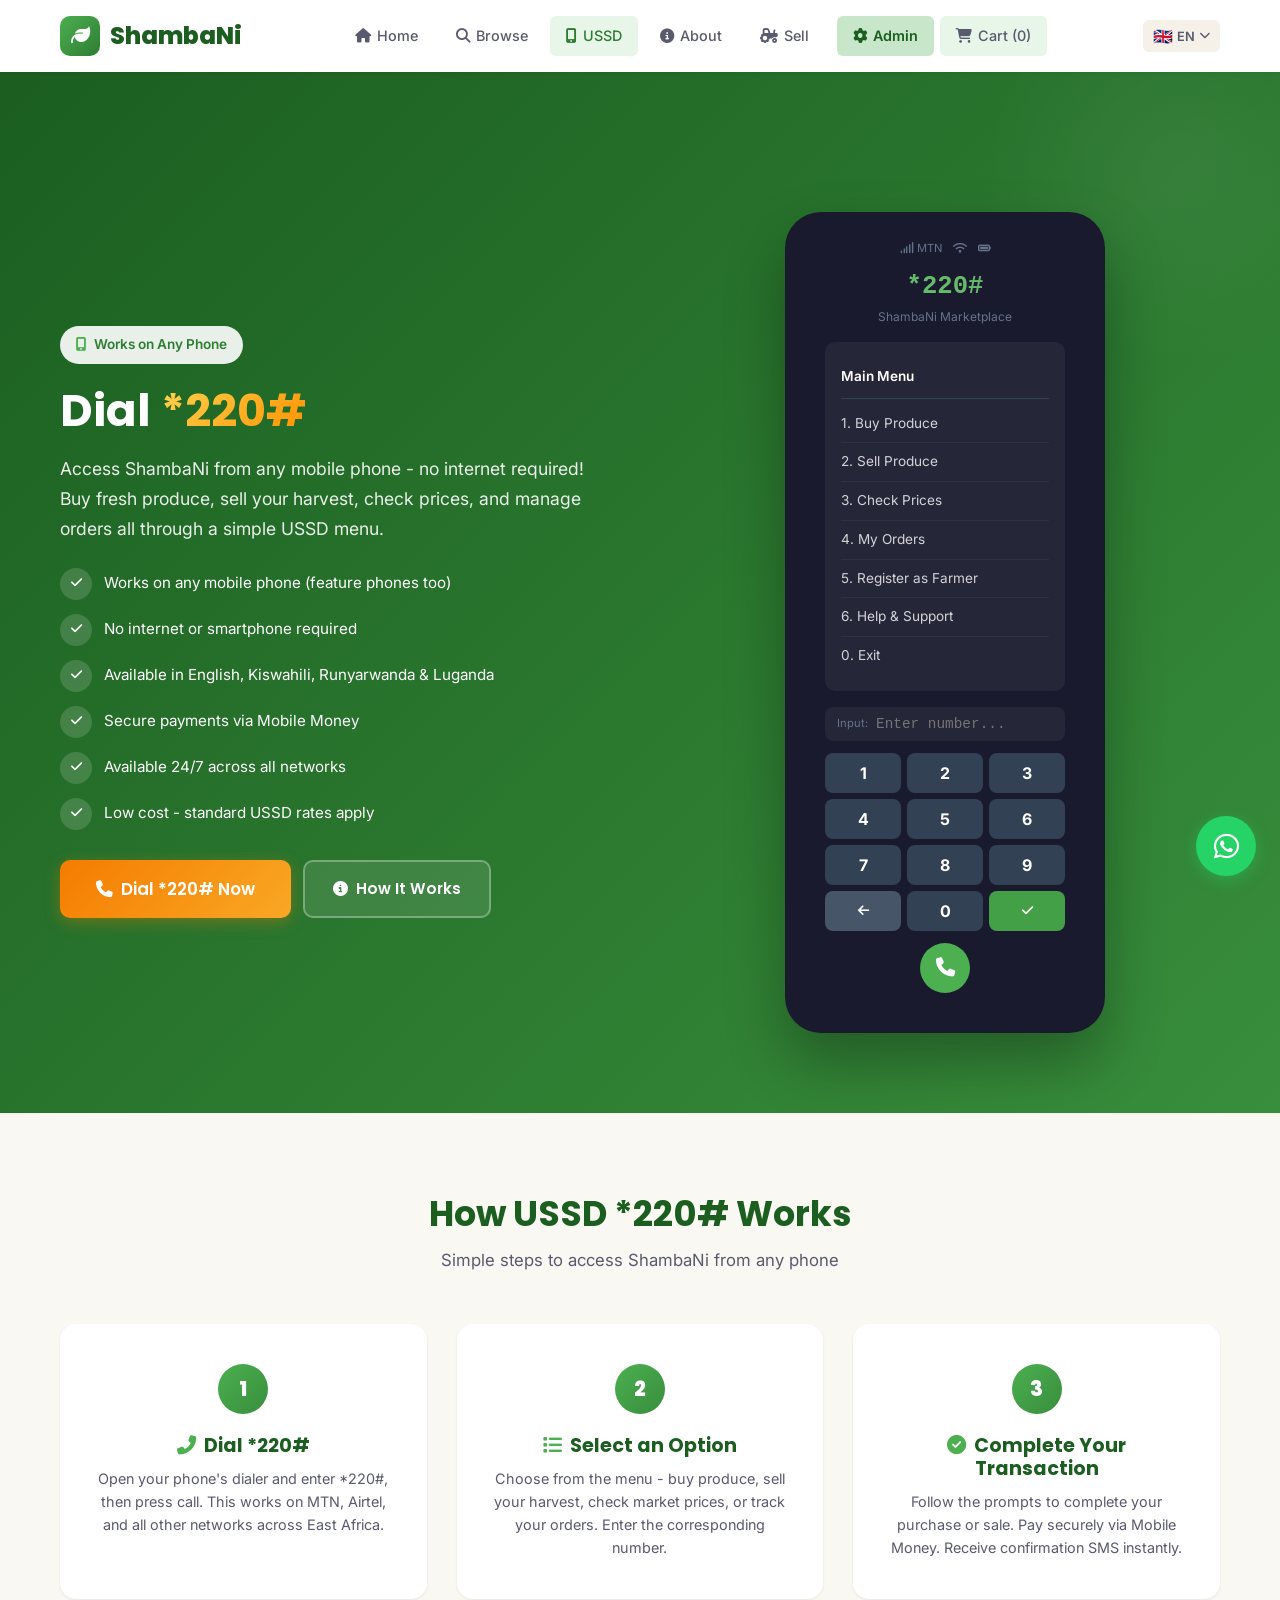
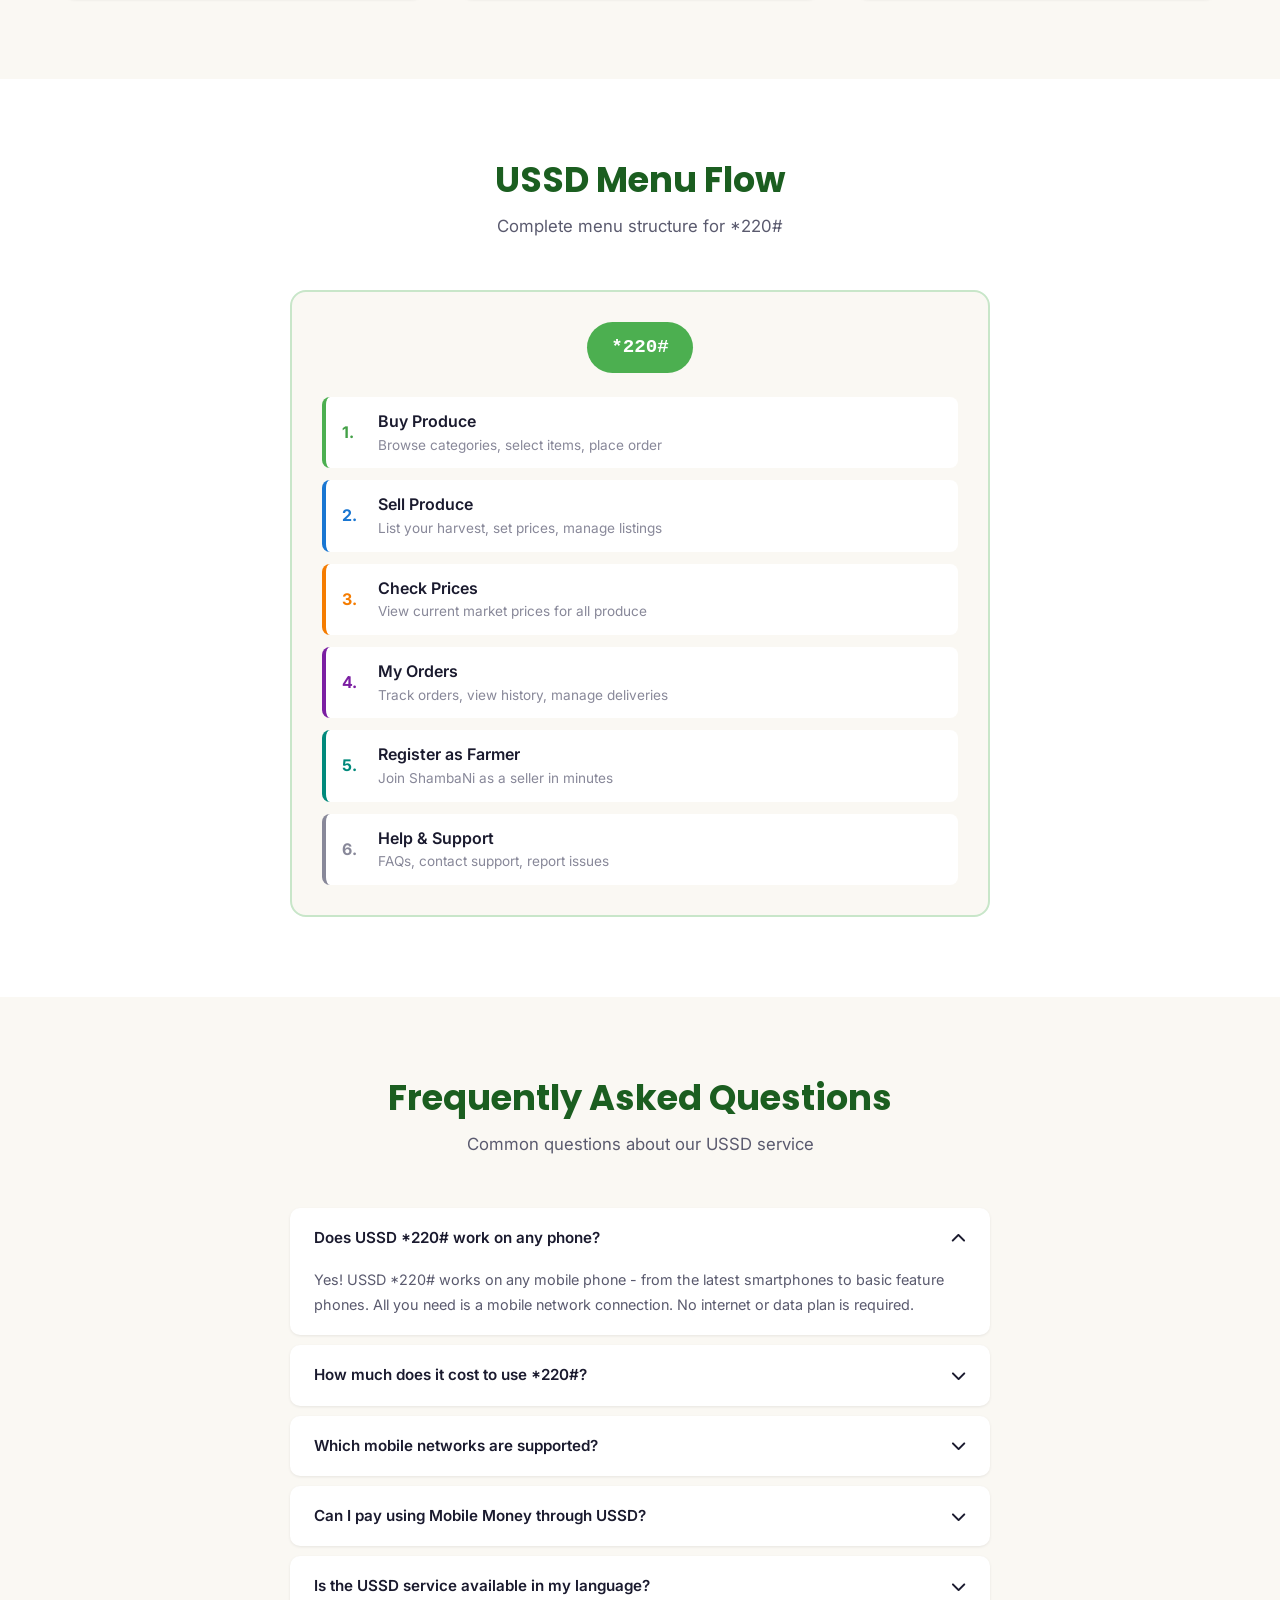
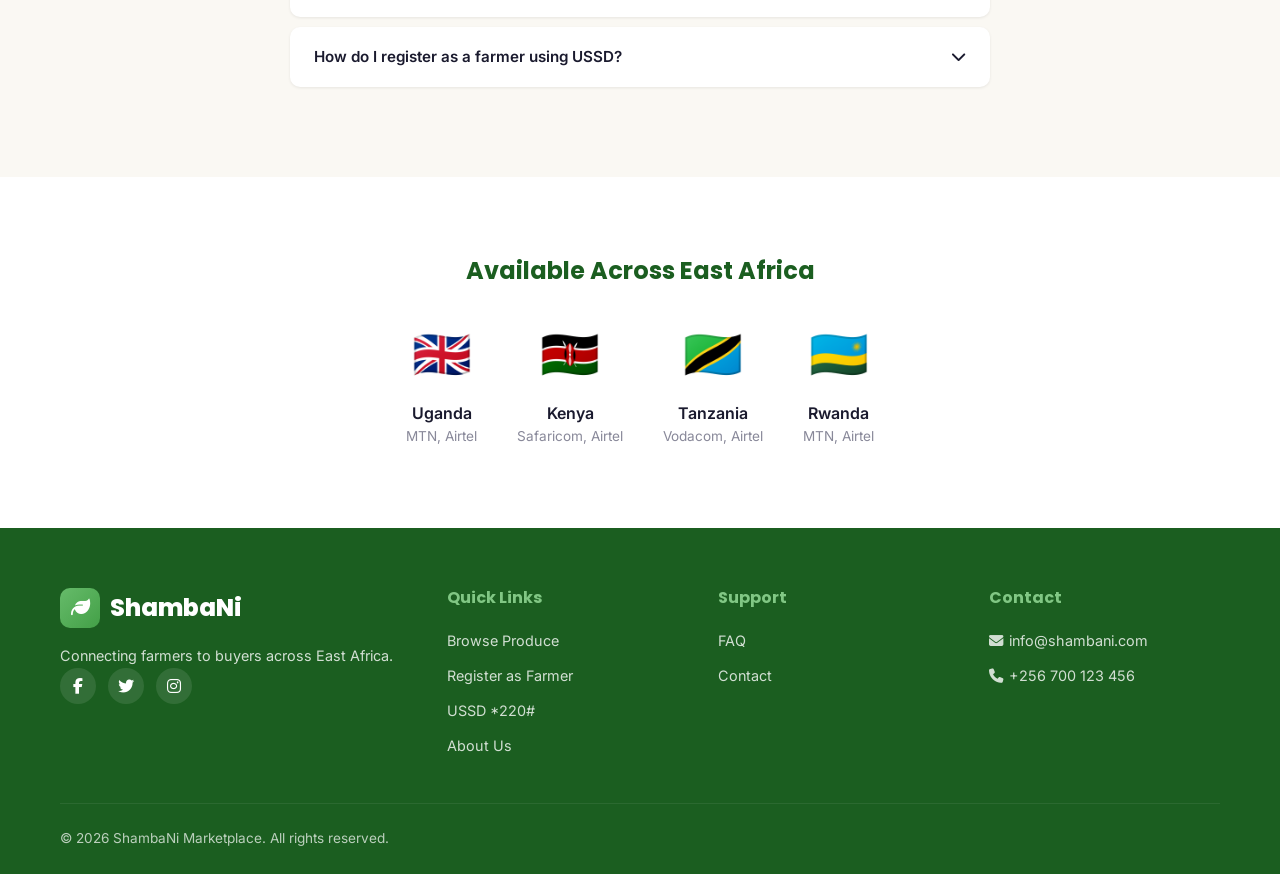
<file: ussd.html>
<!DOCTYPE html>
<html lang="en">
<head>
  <meta charset="UTF-8">
  <meta name="viewport" content="width=device-width, initial-scale=1.0">
  <title>USSD *220# - ShambaNi Marketplace</title>
  <link rel="stylesheet" href="https://cdnjs.cloudflare.com/ajax/libs/font-awesome/6.5.1/css/all.min.css">
  <link rel="stylesheet" href="./style.css">
</head>
<body>
  <!-- ===== NAVBAR ===== -->
  <nav class="navbar">
    <div class="container">
      <a href="./index.html" class="logo">
        <div class="logo-icon"><i class="fas fa-leaf"></i></div>
        ShambaNi
      </a>
      <div class="nav-links">
        <a href="./index.html"><i class="fas fa-home"></i> Home</a>
        <a href="./browse.html"><i class="fas fa-search"></i> Browse</a>
        <a href="./ussd.html" class="active"><i class="fas fa-mobile-alt"></i> USSD</a>
        <a href="./about.html"><i class="fas fa-info-circle"></i> About</a>
        <a href="./farmer-register.html"><i class="fas fa-tractor"></i> Sell</a>
        <a href="./admin/index.html" class="admin-link"><i class="fas fa-cog"></i> Admin</a>
        <a href="./cart.html" id="nav-cart-btn" class="cart-btn">
          <i class="fas fa-shopping-cart"></i> Cart
          <span class="cart-count" style="display:none">0</span>
        </a>
      </div>
      <div class="nav-actions" style="display:flex;align-items:center;gap:12px;">
        <div class="lang-switcher">
          <button class="lang-btn">
            <span class="flag-icon">&#127468;&#127463;</span>
            <span class="lang-code">EN</span>
            <i class="fas fa-chevron-down" style="font-size:0.7rem;"></i>
          </button>
          <div class="lang-dropdown">
            <button data-lang="en"><span class="flag-icon">&#127468;&#127463;</span> English</button>
            <button data-lang="sw"><span class="flag-icon">&#127472;&#127466;</span> Kiswahili</button>
            <button data-lang="rw"><span class="flag-icon">&#127479;&#127484;</span> Runyarwanda</button>
            <button data-lang="lg"><span class="flag-icon">&#127482;&#127468;</span> Luganda</button>
          </div>
        </div>
        <button class="mobile-menu-btn"><i class="fas fa-bars"></i></button>
      </div>
    </div>
  </nav>

  <!-- Mobile Navigation -->
  <div class="mobile-nav">
    <a href="./index.html"><i class="fas fa-home"></i> Home</a>
    <a href="./browse.html"><i class="fas fa-search"></i> Browse Produce</a>
    <a href="./cart.html"><i class="fas fa-shopping-cart"></i> Shopping Cart</a>
    <a href="./ussd.html" class="active"><i class="fas fa-mobile-alt"></i> USSD *220#</a>
    <a href="./about.html"><i class="fas fa-info-circle"></i> About Us</a>
    <a href="./farmer-register.html"><i class="fas fa-tractor"></i> Sell as Farmer</a>
    <a href="./admin/index.html"><i class="fas fa-cog"></i> Admin Dashboard</a>
  </div>

  <div class="page-content">
    <!-- Hero Section -->
    <section class="ussd-section" style="padding-top:140px;">
      <div class="container">
        <div class="ussd-grid">
          <div class="ussd-content">
            <div class="hero-badge" style="margin-bottom:20px;display:inline-flex;">
              <i class="fas fa-mobile-alt" style="color:var(--green-500)"></i>
              Works on Any Phone
            </div>
            <h2 style="font-size:2.8rem;">Dial <span>*220#</span></h2>
            <p style="font-size:1.1rem;">Access ShambaNi from any mobile phone - no internet required! Buy fresh produce, sell your harvest, check prices, and manage orders all through a simple USSD menu.</p>
            <div class="ussd-features">
              <div class="ussd-feature"><i class="fas fa-check"></i> Works on any mobile phone (feature phones too)</div>
              <div class="ussd-feature"><i class="fas fa-check"></i> No internet or smartphone required</div>
              <div class="ussd-feature"><i class="fas fa-check"></i> Available in English, Kiswahili, Runyarwanda & Luganda</div>
              <div class="ussd-feature"><i class="fas fa-check"></i> Secure payments via Mobile Money</div>
              <div class="ussd-feature"><i class="fas fa-check"></i> Available 24/7 across all networks</div>
              <div class="ussd-feature"><i class="fas fa-check"></i> Low cost - standard USSD rates apply</div>
            </div>
            <div style="display:flex;gap:12px;flex-wrap:wrap;">
              <a href="tel:*220%23" class="btn btn-orange btn-lg"><i class="fas fa-phone"></i> Dial *220# Now</a>
              <a href="#how-it-works" class="btn btn-outline" style="background:rgba(255,255,255,0.1);color:white;border-color:rgba(255,255,255,0.3);"><i class="fas fa-info-circle"></i> How It Works</a>
            </div>
          </div>
          <div>
            <!-- Interactive Phone Simulator -->
            <div class="phone-mockup" style="max-width:320px;margin:0 auto;">
              <div class="phone-screen" style="min-height:480px;" id="phone-simulator">
                <div style="position:absolute;top:12px;left:0;right:0;text-align:center;font-size:0.7rem;color:#64748b;">
                  <i class="fas fa-signal"></i> <span id="sim-network">MTN</span> <i class="fas fa-wifi" style="margin-left:8px;"></i> <i class="fas fa-battery-full" style="margin-left:8px;"></i>
                </div>
                <div id="sim-content" style="width:100%;margin-top:20px;">
                  <h4 style="color:var(--green-400);font-size:1.6rem;margin-bottom:4px;">*220#</h4>
                  <p style="font-size:0.75rem;color:#64748b;margin-bottom:16px;">ShambaNi Marketplace</p>
                  <div class="ussd-menu" style="margin-bottom:16px;">
                    <div class="ussd-menu-item" style="font-weight:600;color:white;border-bottom:1px solid #334155;padding-bottom:10px;margin-bottom:6px;">Main Menu</div>
                    <div class="ussd-menu-item" onclick="simNavigate('buy')">1. Buy Produce</div>
                    <div class="ussd-menu-item" onclick="simNavigate('sell')">2. Sell Produce</div>
                    <div class="ussd-menu-item" onclick="simNavigate('prices')">3. Check Prices</div>
                    <div class="ussd-menu-item" onclick="simNavigate('orders')">4. My Orders</div>
                    <div class="ussd-menu-item" onclick="simNavigate('register')">5. Register as Farmer</div>
                    <div class="ussd-menu-item" onclick="simNavigate('help')">6. Help & Support</div>
                    <div class="ussd-menu-item" onclick="simNavigate('exit')">0. Exit</div>
                  </div>
                </div>
                <div style="width:100%;margin-top:auto;">
                  <div style="display:flex;align-items:center;gap:8px;background:rgba(255,255,255,0.05);border-radius:8px;padding:8px 12px;margin-bottom:12px;">
                    <span style="font-size:0.7rem;color:#64748b;">Input:</span>
                    <input type="text" id="sim-input" style="flex:1;background:transparent;border:none;color:white;font-family:'Courier New',monospace;font-size:0.9rem;outline:none;" placeholder="Enter number..." readonly>
                  </div>
                  <div style="display:grid;grid-template-columns:repeat(3,1fr);gap:6px;margin-bottom:12px;">
                    <button onclick="simKey('1')" style="padding:10px;background:#334155;border-radius:8px;color:white;font-weight:700;font-size:1rem;">1</button>
                    <button onclick="simKey('2')" style="padding:10px;background:#334155;border-radius:8px;color:white;font-weight:700;font-size:1rem;">2</button>
                    <button onclick="simKey('3')" style="padding:10px;background:#334155;border-radius:8px;color:white;font-weight:700;font-size:1rem;">3</button>
                    <button onclick="simKey('4')" style="padding:10px;background:#334155;border-radius:8px;color:white;font-weight:700;font-size:1rem;">4</button>
                    <button onclick="simKey('5')" style="padding:10px;background:#334155;border-radius:8px;color:white;font-weight:700;font-size:1rem;">5</button>
                    <button onclick="simKey('6')" style="padding:10px;background:#334155;border-radius:8px;color:white;font-weight:700;font-size:1rem;">6</button>
                    <button onclick="simKey('7')" style="padding:10px;background:#334155;border-radius:8px;color:white;font-weight:700;font-size:1rem;">7</button>
                    <button onclick="simKey('8')" style="padding:10px;background:#334155;border-radius:8px;color:white;font-weight:700;font-size:1rem;">8</button>
                    <button onclick="simKey('9')" style="padding:10px;background:#334155;border-radius:8px;color:white;font-weight:700;font-size:1rem;">9</button>
                    <button onclick="simBack()" style="padding:10px;background:#475569;border-radius:8px;color:white;font-size:0.8rem;"><i class="fas fa-arrow-left"></i></button>
                    <button onclick="simKey('0')" style="padding:10px;background:#334155;border-radius:8px;color:white;font-weight:700;font-size:1rem;">0</button>
                    <button onclick="simEnter()" style="padding:10px;background:var(--green-600);border-radius:8px;color:white;font-size:0.8rem;"><i class="fas fa-check"></i></button>
                  </div>
                  <div class="phone-btn" style="margin:0 auto;"><i class="fas fa-phone"></i></div>
                </div>
              </div>
            </div>
          </div>
        </div>
      </div>
    </section>

    <!-- How It Works -->
    <section class="section" id="how-it-works">
      <div class="container">
        <div class="section-header">
          <h2>How USSD *220# Works</h2>
          <p>Simple steps to access ShambaNi from any phone</p>
        </div>
        <div class="steps-grid">
          <div class="step-card">
            <div class="step-number">1</div>
            <h4><i class="fas fa-phone-alt" style="color:var(--green-500);margin-right:8px;"></i>Dial *220#</h4>
            <p>Open your phone's dialer and enter *220#, then press call. This works on MTN, Airtel, and all other networks across East Africa.</p>
          </div>
          <div class="step-card">
            <div class="step-number">2</div>
            <h4><i class="fas fa-list" style="color:var(--green-500);margin-right:8px;"></i>Select an Option</h4>
            <p>Choose from the menu - buy produce, sell your harvest, check market prices, or track your orders. Enter the corresponding number.</p>
          </div>
          <div class="step-card">
            <div class="step-number">3</div>
            <h4><i class="fas fa-check-circle" style="color:var(--green-500);margin-right:8px;"></i>Complete Your Transaction</h4>
            <p>Follow the prompts to complete your purchase or sale. Pay securely via Mobile Money. Receive confirmation SMS instantly.</p>
          </div>
        </div>
      </div>
    </section>

    <!-- Menu Flow -->
    <section class="section" style="background:var(--white);">
      <div class="container">
        <div class="section-header">
          <h2>USSD Menu Flow</h2>
          <p>Complete menu structure for *220#</p>
        </div>
        <div style="max-width:700px;margin:0 auto;">
          <div style="background:var(--cream);border-radius:16px;padding:30px;border:2px solid var(--green-100);">
            <div style="text-align:center;margin-bottom:24px;">
              <span style="display:inline-block;padding:10px 24px;background:var(--green-500);color:white;border-radius:50px;font-weight:700;font-family:'Courier New',monospace;font-size:1.2rem;">*220#</span>
            </div>
            <div style="display:flex;flex-direction:column;gap:12px;">
              <div style="display:flex;align-items:center;gap:12px;padding:12px 16px;background:var(--white);border-radius:8px;border-left:4px solid var(--green-500);">
                <span style="font-weight:700;color:var(--green-600);min-width:24px;">1.</span>
                <div>
                  <span style="font-weight:600;">Buy Produce</span>
                  <span style="color:var(--text-muted);font-size:0.85rem;display:block;">Browse categories, select items, place order</span>
                </div>
              </div>
              <div style="display:flex;align-items:center;gap:12px;padding:12px 16px;background:var(--white);border-radius:8px;border-left:4px solid var(--blue);">
                <span style="font-weight:700;color:var(--blue);min-width:24px;">2.</span>
                <div>
                  <span style="font-weight:600;">Sell Produce</span>
                  <span style="color:var(--text-muted);font-size:0.85rem;display:block;">List your harvest, set prices, manage listings</span>
                </div>
              </div>
              <div style="display:flex;align-items:center;gap:12px;padding:12px 16px;background:var(--white);border-radius:8px;border-left:4px solid var(--orange);">
                <span style="font-weight:700;color:var(--orange);min-width:24px;">3.</span>
                <div>
                  <span style="font-weight:600;">Check Prices</span>
                  <span style="color:var(--text-muted);font-size:0.85rem;display:block;">View current market prices for all produce</span>
                </div>
              </div>
              <div style="display:flex;align-items:center;gap:12px;padding:12px 16px;background:var(--white);border-radius:8px;border-left:4px solid var(--purple);">
                <span style="font-weight:700;color:var(--purple);min-width:24px;">4.</span>
                <div>
                  <span style="font-weight:600;">My Orders</span>
                  <span style="color:var(--text-muted);font-size:0.85rem;display:block;">Track orders, view history, manage deliveries</span>
                </div>
              </div>
              <div style="display:flex;align-items:center;gap:12px;padding:12px 16px;background:var(--white);border-radius:8px;border-left:4px solid var(--teal);">
                <span style="font-weight:700;color:var(--teal);min-width:24px;">5.</span>
                <div>
                  <span style="font-weight:600;">Register as Farmer</span>
                  <span style="color:var(--text-muted);font-size:0.85rem;display:block;">Join ShambaNi as a seller in minutes</span>
                </div>
              </div>
              <div style="display:flex;align-items:center;gap:12px;padding:12px 16px;background:var(--white);border-radius:8px;border-left:4px solid var(--text-muted);">
                <span style="font-weight:700;color:var(--text-muted);min-width:24px;">6.</span>
                <div>
                  <span style="font-weight:600;">Help & Support</span>
                  <span style="color:var(--text-muted);font-size:0.85rem;display:block;">FAQs, contact support, report issues</span>
                </div>
              </div>
            </div>
          </div>
        </div>
      </div>
    </section>

    <!-- FAQ Section -->
    <section class="section">
      <div class="container">
        <div class="section-header">
          <h2>Frequently Asked Questions</h2>
          <p>Common questions about our USSD service</p>
        </div>
        <div style="max-width:700px;margin:0 auto;">
          <div class="accordion-item open">
            <div class="accordion-header">
              <span>Does USSD *220# work on any phone?</span>
              <i class="fas fa-chevron-down"></i>
            </div>
            <div class="accordion-body">
              <p>Yes! USSD *220# works on any mobile phone - from the latest smartphones to basic feature phones. All you need is a mobile network connection. No internet or data plan is required.</p>
            </div>
          </div>
          <div class="accordion-item">
            <div class="accordion-header">
              <span>How much does it cost to use *220#?</span>
              <i class="fas fa-chevron-down"></i>
            </div>
            <div class="accordion-body">
              <p>You only pay standard USSD rates charged by your network provider (typically UGX 20-50 per session). ShambaNi does not charge any additional fees for USSD access.</p>
            </div>
          </div>
          <div class="accordion-item">
            <div class="accordion-header">
              <span>Which mobile networks are supported?</span>
              <i class="fas fa-chevron-down"></i>
            </div>
            <div class="accordion-body">
              <p>ShambaNi USSD works on all major networks across East Africa including MTN Uganda, Airtel Uganda, MTN Rwanda, Airtel Rwanda, Safaricom Kenya, Airtel Kenya, Vodacom Tanzania, Airtel Tanzania, and more.</p>
            </div>
          </div>
          <div class="accordion-item">
            <div class="accordion-header">
              <span>Can I pay using Mobile Money through USSD?</span>
              <i class="fas fa-chevron-down"></i>
            </div>
            <div class="accordion-body">
              <p>Yes! When you place an order through *220#, you'll receive a Mobile Money payment prompt on your phone. You can pay using MTN Mobile Money or Airtel Money directly from the USSD session.</p>
            </div>
          </div>
          <div class="accordion-item">
            <div class="accordion-header">
              <span>Is the USSD service available in my language?</span>
              <i class="fas fa-chevron-down"></i>
            </div>
            <div class="accordion-body">
              <p>Yes! ShambaNi USSD is available in 4 languages: English, Kiswahili, Runyarwanda, and Luganda. You can select your preferred language from the main menu or settings.</p>
            </div>
          </div>
          <div class="accordion-item">
            <div class="accordion-header">
              <span>How do I register as a farmer using USSD?</span>
              <i class="fas fa-chevron-down"></i>
            </div>
            <div class="accordion-body">
              <p>Select option 5 "Register as Farmer" from the main menu. Follow the prompts to enter your name, phone number, district, and farm details. Registration takes less than 2 minutes!</p>
            </div>
          </div>
        </div>
      </div>
    </section>

    <!-- Coverage -->
    <section class="section" style="background:var(--white);">
      <div class="container" style="text-align:center;">
        <h2 style="color:var(--green-900);margin-bottom:30px;">Available Across East Africa</h2>
        <div style="display:flex;justify-content:center;gap:40px;flex-wrap:wrap;">
          <div style="text-align:center;">
            <div style="font-size:3rem;margin-bottom:8px;">&#127468;&#127463;</div>
            <p style="font-weight:600;">Uganda</p>
            <p style="font-size:0.85rem;color:var(--text-muted);">MTN, Airtel</p>
          </div>
          <div style="text-align:center;">
            <div style="font-size:3rem;margin-bottom:8px;">&#127472;&#127466;</div>
            <p style="font-weight:600;">Kenya</p>
            <p style="font-size:0.85rem;color:var(--text-muted);">Safaricom, Airtel</p>
          </div>
          <div style="text-align:center;">
            <div style="font-size:3rem;margin-bottom:8px;">&#127481;&#127487;</div>
            <p style="font-weight:600;">Tanzania</p>
            <p style="font-size:0.85rem;color:var(--text-muted);">Vodacom, Airtel</p>
          </div>
          <div style="text-align:center;">
            <div style="font-size:3rem;margin-bottom:8px;">&#127479;&#127484;</div>
            <p style="font-weight:600;">Rwanda</p>
            <p style="font-size:0.85rem;color:var(--text-muted);">MTN, Airtel</p>
          </div>
        </div>
      </div>
    </section>
  </div>

  <!-- ===== FOOTER ===== -->
  <footer class="footer">
    <div class="container">
      <div class="footer-grid">
        <div class="footer-brand">
          <a href="./index.html" class="logo">
            <div class="logo-icon"><i class="fas fa-leaf"></i></div>
            ShambaNi
          </a>
          <p>Connecting farmers to buyers across East Africa.</p>
          <div class="footer-social">
            <a href="#"><i class="fab fa-facebook-f"></i></a>
            <a href="#"><i class="fab fa-twitter"></i></a>
            <a href="#"><i class="fab fa-instagram"></i></a>
          </div>
        </div>
        <div class="footer-links">
          <h4>Quick Links</h4>
          <a href="./browse.html">Browse Produce</a>
          <a href="./farmer-register.html">Register as Farmer</a>
          <a href="./ussd.html">USSD *220#</a>
          <a href="./about.html">About Us</a>
        </div>
        <div class="footer-links">
          <h4>Support</h4>
          <a href="./ussd.html">FAQ</a>
          <a href="./about.html">Contact</a>
        </div>
        <div class="footer-links">
          <h4>Contact</h4>
          <a href="mailto:info@shambani.com"><i class="fas fa-envelope" style="margin-right:6px;"></i>info@shambani.com</a>
          <a href="tel:+256700123456"><i class="fas fa-phone" style="margin-right:6px;"></i>+256 700 123 456</a>
        </div>
      </div>
      <div class="footer-bottom">
        <p>&copy; 2026 ShambaNi Marketplace. All rights reserved.</p>
      </div>
    </div>
  </footer>

  <!-- WhatsApp Float Button -->
  <a href="https://wa.me/256700123456" class="whatsapp-float" target="_blank"><i class="fab fa-whatsapp"></i></a>

  <script src="./app.js"></script>
  <script>
    // Phone Simulator Logic
    const simScreens = {
      main: {
        title: '*220#',
        subtitle: 'ShambaNi Marketplace',
        items: [
          { text: '1. Buy Produce', action: 'buy' },
          { text: '2. Sell Produce', action: 'sell' },
          { text: '3. Check Prices', action: 'prices' },
          { text: '4. My Orders', action: 'orders' },
          { text: '5. Register as Farmer', action: 'register' },
          { text: '6. Help & Support', action: 'help' },
          { text: '0. Exit', action: 'exit' }
        ]
      },
      buy: {
        title: 'Buy Produce',
        subtitle: 'Select Category',
        items: [
          { text: '1. Vegetables', action: '' },
          { text: '2. Fruits', action: '' },
          { text: '3. Grains', action: '' },
          { text: '4. Dairy & Eggs', action: '' },
          { text: '5. Meat & Fish', action: '' },
          { text: '#. Back', action: 'back' }
        ]
      },
      prices: {
        title: 'Market Prices',
        subtitle: 'Today\'s Prices',
        items: [
          { text: 'Tomatoes: UGX 3,500/box', action: '' },
          { text: 'Bananas: UGX 7,000/bunch', action: '' },
          { text: 'Eggs: UGX 12,000/tray', action: '' },
          { text: 'Milk: UGX 2,500/L', action: '' },
          { text: '#. Back', action: 'back' }
        ]
      },
      orders: {
        title: 'My Orders',
        subtitle: 'Active Orders',
        items: [
          { text: 'Order #1234 - Delivered', action: '' },
          { text: 'Order #1235 - In Transit', action: '' },
          { text: 'Order #1236 - Processing', action: '' },
          { text: '#. Back', action: 'back' }
        ]
      },
      help: {
        title: 'Help & Support',
        subtitle: 'How can we help?',
        items: [
          { text: '1. How to Buy', action: '' },
          { text: '2. How to Sell', action: '' },
          { text: '3. Payment Issues', action: '' },
          { text: '4. Contact Support', action: '' },
          { text: '#. Back', action: 'back' }
        ]
      },
      exit: {
        title: 'Goodbye!',
        subtitle: 'Thank you for using ShambaNi',
        items: [
          { text: 'Dial *220# anytime to return', action: '' }
        ]
      }
    };

    let simHistory = [];
    let simCurrent = 'main';

    function renderSim() {
      const screen = simScreens[simCurrent] || simScreens.main;
      const content = document.getElementById('sim-content');
      const itemsHtml = screen.items.map(item => {
        if (item.action === 'back') {
          return `<div class="ussd-menu-item" onclick="simBack()" style="color:#FFB74D;">${item.text}</div>`;
        }
        return `<div class="ussd-menu-item" onclick="simNavigate('${item.action}')">${item.text}</div>`;
      }).join('');

      content.innerHTML = `
        <h4 style="color:var(--green-400);font-size:1.4rem;margin-bottom:4px;">${screen.title}</h4>
        <p style="font-size:0.75rem;color:#64748b;margin-bottom:16px;">${screen.subtitle}</p>
        <div class="ussd-menu" style="margin-bottom:16px;">
          ${itemsHtml}
        </div>
      `;
    }

    function simNavigate(action) {
      if (!action || action === simCurrent) return;
      if (action === 'back') {
        simBack();
        return;
      }
      simHistory.push(simCurrent);
      simCurrent = action;
      document.getElementById('sim-input').value = '';
      renderSim();
    }

    function simBack() {
      if (simHistory.length > 0) {
        simCurrent = simHistory.pop();
      } else {
        simCurrent = 'main';
      }
      document.getElementById('sim-input').value = '';
      renderSim();
    }

    function simKey(key) {
      const input = document.getElementById('sim-input');
      input.value += key;
    }

    function simEnter() {
      const input = document.getElementById('sim-input');
      const val = input.value.trim();
      if (val === '#' || val === '*') {
        simBack();
        input.value = '';
        return;
      }
      const screen = simScreens[simCurrent];
      if (screen && screen.items[parseInt(val) - 1]) {
        const action = screen.items[parseInt(val) - 1].action;
        if (action) {
          simNavigate(action);
          input.value = '';
        }
      }
    }
  </script>
</body>
</html>
</file>
<file: style.css>
/* ===== SHAMBANI MARKETPLACE - SHARED STYLES ===== */
@import url('https://fonts.googleapis.com/css2?family=Poppins:wght@300;400;500;600;700;800&family=Inter:wght@300;400;500;600;700&display=swap');

/* ===== CSS VARIABLES ===== */
:root {
  --green-900: #1B5E20;
  --green-800: #2E7D32;
  --green-700: #388E3C;
  --green-600: #43A047;
  --green-500: #4CAF50;
  --green-400: #66BB6A;
  --green-300: #81C784;
  --green-100: #C8E6C9;
  --green-50: #E8F5E9;
  --cream: #FAF8F3;
  --cream-dark: #F5F0E8;
  --orange: #F57C00;
  --orange-light: #FFF3E0;
  --red: #E53935;
  --red-light: #FFEBEE;
  --blue: #1976D2;
  --blue-light: #E3F2FD;
  --purple: #7B1FA2;
  --purple-light: #F3E5F5;
  --teal: #00897B;
  --teal-light: #E0F2F1;
  --text-primary: #1a1a2e;
  --text-secondary: #5a5a6e;
  --text-muted: #888899;
  --white: #ffffff;
  --shadow-sm: 0 1px 3px rgba(0,0,0,0.08);
  --shadow-md: 0 4px 12px rgba(0,0,0,0.1);
  --shadow-lg: 0 8px 30px rgba(0,0,0,0.12);
  --shadow-xl: 0 20px 60px rgba(0,0,0,0.15);
  --radius-sm: 6px;
  --radius-md: 10px;
  --radius-lg: 16px;
  --radius-xl: 24px;
  --transition: all 0.3s cubic-bezier(0.4, 0, 0.2, 1);
}

/* ===== RESET & BASE ===== */
*, *::before, *::after { margin: 0; padding: 0; box-sizing: border-box; }
html { scroll-behavior: smooth; }
body {
  font-family: 'Inter', -apple-system, BlinkMacSystemFont, sans-serif;
  background: var(--cream);
  color: var(--text-primary);
  line-height: 1.6;
  overflow-x: hidden;
}
h1, h2, h3, h4, h5, h6 { font-family: 'Poppins', sans-serif; font-weight: 700; line-height: 1.2; }
a { text-decoration: none; color: inherit; }
button { cursor: pointer; border: none; font-family: inherit; }
img { max-width: 100%; display: block; }
ul { list-style: none; }

/* ===== CONTAINER ===== */
.container {
  max-width: 1200px;
  margin: 0 auto;
  padding: 0 20px;
}
.container-narrow { max-width: 900px; margin: 0 auto; padding: 0 20px; }

/* ===== NAVBAR ===== */
.navbar {
  position: fixed;
  top: 0; left: 0; right: 0;
  z-index: 1000;
  background: var(--white);
  box-shadow: var(--shadow-sm);
  transition: var(--transition);
}
.navbar .container {
  display: flex;
  align-items: center;
  justify-content: space-between;
  height: 72px;
}
.logo {
  display: flex;
  align-items: center;
  gap: 10px;
  font-family: 'Poppins', sans-serif;
  font-weight: 800;
  font-size: 1.5rem;
  color: var(--green-900);
}
.logo-icon {
  width: 40px; height: 40px;
  background: linear-gradient(135deg, var(--green-500), var(--green-800));
  border-radius: var(--radius-md);
  display: flex;
  align-items: center;
  justify-content: center;
  color: white;
  font-size: 1.2rem;
}
.nav-links {
  display: flex;
  align-items: center;
  gap: 6px;
}
.nav-links a {
  padding: 8px 16px;
  border-radius: var(--radius-sm);
  font-size: 0.9rem;
  font-weight: 500;
  color: var(--text-secondary);
  transition: var(--transition);
  display: flex;
  align-items: center;
  gap: 6px;
}
.nav-links a:hover, .nav-links a.active {
  background: var(--green-50);
  color: var(--green-800);
}
.nav-links a.admin-link {
  background: var(--green-100);
  color: var(--green-900);
  font-weight: 600;
  margin-left: 6px;
}
.nav-links a.admin-link:hover { background: var(--green-300); }
.nav-actions {
  display: flex;
  align-items: center;
  gap: 12px;
}
.lang-switcher {
  position: relative;
}
.lang-btn {
  display: flex;
  align-items: center;
  gap: 4px;
  padding: 6px 10px;
  border-radius: var(--radius-sm);
  background: var(--cream-dark);
  font-size: 0.8rem;
  font-weight: 600;
  color: var(--text-secondary);
  transition: var(--transition);
}
.lang-btn:hover { background: var(--green-100); }
.lang-dropdown {
  position: absolute;
  top: 100%; right: 0;
  margin-top: 6px;
  background: var(--white);
  border-radius: var(--radius-md);
  box-shadow: var(--shadow-lg);
  padding: 6px;
  min-width: 150px;
  display: none;
  z-index: 200;
}
.lang-dropdown.show { display: block; }
.lang-dropdown button {
  display: flex;
  align-items: center;
  gap: 8px;
  width: 100%;
  padding: 8px 12px;
  border-radius: var(--radius-sm);
  font-size: 0.85rem;
  background: none;
  transition: var(--transition);
}
.lang-dropdown button:hover { background: var(--green-50); }
.lang-dropdown button.active { background: var(--green-100); color: var(--green-800); font-weight: 600; }
.flag-icon { font-size: 1rem; }
.cart-btn {
  position: relative;
  padding: 10px 16px;
  border-radius: var(--radius-sm);
  background: var(--green-50);
  color: var(--green-800);
  font-weight: 600;
  font-size: 0.9rem;
  display: flex;
  align-items: center;
  gap: 6px;
  transition: var(--transition);
}
.cart-btn:hover { background: var(--green-100); }
.cart-count {
  position: absolute;
  top: -6px; right: -6px;
  background: var(--red);
  color: white;
  font-size: 0.7rem;
  font-weight: 700;
  width: 20px; height: 20px;
  border-radius: 50%;
  display: flex;
  align-items: center;
  justify-content: center;
}
.mobile-menu-btn {
  display: none;
  width: 40px; height: 40px;
  border-radius: var(--radius-sm);
  background: var(--cream-dark);
  font-size: 1.2rem;
}

/* ===== MOBILE NAV ===== */
.mobile-nav {
  display: none;
  position: fixed;
  top: 72px; left: 0; right: 0; bottom: 0;
  background: var(--white);
  z-index: 999;
  padding: 20px;
  overflow-y: auto;
}
.mobile-nav.open { display: block; }
.mobile-nav a {
  display: flex;
  align-items: center;
  gap: 12px;
  padding: 14px 16px;
  border-radius: var(--radius-md);
  font-size: 1rem;
  font-weight: 500;
  color: var(--text-secondary);
  margin-bottom: 4px;
  transition: var(--transition);
}
.mobile-nav a:hover, .mobile-nav a.active {
  background: var(--green-50);
  color: var(--green-800);
}

/* ===== HERO SECTION ===== */
.hero {
  padding: 140px 0 80px;
  background: linear-gradient(135deg, #E8F5E9 0%, #C8E6C9 30%, #A5D6A7 60%, #66BB6A 100%);
  position: relative;
  overflow: hidden;
}
.hero::before {
  content: '';
  position: absolute;
  top: -100px; right: -100px;
  width: 500px; height: 500px;
  background: radial-gradient(circle, rgba(76,175,80,0.15) 0%, transparent 70%);
  border-radius: 50%;
}
.hero::after {
  content: '';
  position: absolute;
  bottom: -50px; left: -50px;
  width: 300px; height: 300px;
  background: radial-gradient(circle, rgba(255,183,77,0.1) 0%, transparent 70%);
  border-radius: 50%;
}
.hero .container {
  display: grid;
  grid-template-columns: 1fr 1fr;
  gap: 60px;
  align-items: center;
  position: relative;
  z-index: 1;
}
.hero-badge {
  display: inline-flex;
  align-items: center;
  gap: 8px;
  padding: 8px 16px;
  background: rgba(255,255,255,0.9);
  border-radius: 50px;
  font-size: 0.85rem;
  font-weight: 600;
  color: var(--green-800);
  margin-bottom: 24px;
  backdrop-filter: blur(10px);
}
.hero h1 {
  font-size: 3.5rem;
  color: var(--green-900);
  margin-bottom: 20px;
  line-height: 1.1;
}
.hero h1 span {
  background: linear-gradient(135deg, var(--green-800), var(--green-500));
  -webkit-background-clip: text;
  -webkit-text-fill-color: transparent;
  background-clip: text;
}
.hero p {
  font-size: 1.15rem;
  color: var(--text-secondary);
  margin-bottom: 32px;
  max-width: 500px;
  line-height: 1.7;
}
.hero-buttons {
  display: flex;
  gap: 14px;
  flex-wrap: wrap;
}
.hero-visual {
  position: relative;
  display: flex;
  align-items: center;
  justify-content: center;
}
.hero-visual-placeholder {
  width: 100%;
  max-width: 500px;
  aspect-ratio: 4/3;
  background: linear-gradient(135deg, var(--green-500), var(--green-800));
  border-radius: var(--radius-xl);
  display: flex;
  flex-direction: column;
  align-items: center;
  justify-content: center;
  color: white;
  box-shadow: var(--shadow-xl);
  position: relative;
  overflow: hidden;
}
.hero-visual-placeholder::before {
  content: '';
  position: absolute;
  top: -50%; left: -50%;
  width: 200%; height: 200%;
  background: repeating-linear-gradient(
    45deg,
    transparent,
    transparent 20px,
    rgba(255,255,255,0.03) 20px,
    rgba(255,255,255,0.03) 40px
  );
  animation: shift 20s linear infinite;
}
@keyframes shift { 0% { transform: translate(0,0); } 100% { transform: translate(40px,40px); } }
.hero-visual-placeholder i { font-size: 4rem; margin-bottom: 16px; position: relative; z-index: 1; }
.hero-visual-placeholder h3 { font-size: 1.5rem; position: relative; z-index: 1; }
.hero-visual-placeholder p { font-size: 0.9rem; opacity: 0.9; position: relative; z-index: 1; color: rgba(255,255,255,0.9); }

/* ===== BUTTONS ===== */
.btn {
  display: inline-flex;
  align-items: center;
  justify-content: center;
  gap: 8px;
  padding: 14px 28px;
  border-radius: var(--radius-md);
  font-family: 'Poppins', sans-serif;
  font-weight: 600;
  font-size: 0.95rem;
  transition: var(--transition);
  border: none;
  cursor: pointer;
  white-space: nowrap;
}
.btn-primary {
  background: linear-gradient(135deg, var(--green-700), var(--green-500));
  color: white;
  box-shadow: 0 4px 15px rgba(76,175,80,0.35);
}
.btn-primary:hover {
  transform: translateY(-2px);
  box-shadow: 0 6px 20px rgba(76,175,80,0.45);
}
.btn-secondary {
  background: var(--white);
  color: var(--green-800);
  border: 2px solid var(--green-500);
}
.btn-secondary:hover { background: var(--green-50); }
.btn-outline {
  background: transparent;
  color: var(--green-800);
  border: 2px solid var(--green-300);
}
.btn-outline:hover { background: var(--green-50); }
.btn-orange {
  background: linear-gradient(135deg, var(--orange), #F9A825);
  color: white;
  box-shadow: 0 4px 15px rgba(245,124,0,0.35);
}
.btn-orange:hover { transform: translateY(-2px); }
.btn-danger {
  background: var(--red);
  color: white;
}
.btn-danger:hover { background: #c62828; }
.btn-sm { padding: 8px 16px; font-size: 0.85rem; }
.btn-lg { padding: 16px 36px; font-size: 1.05rem; }

/* ===== STATS BAR ===== */
.stats-bar {
  background: var(--white);
  padding: 40px 0;
  box-shadow: var(--shadow-sm);
  position: relative;
  z-index: 2;
}
.stats-grid {
  display: grid;
  grid-template-columns: repeat(4, 1fr);
  gap: 30px;
  text-align: center;
}
.stat-item h3 {
  font-size: 2.2rem;
  color: var(--green-800);
  margin-bottom: 4px;
}
.stat-item p {
  font-size: 0.9rem;
  color: var(--text-muted);
  font-weight: 500;
}

/* ===== SECTIONS ===== */
.section { padding: 80px 0; }
.section-header {
  text-align: center;
  margin-bottom: 50px;
}
.section-header h2 {
  font-size: 2.2rem;
  color: var(--green-900);
  margin-bottom: 12px;
}
.section-header p {
  color: var(--text-secondary);
  font-size: 1.05rem;
  max-width: 600px;
  margin: 0 auto;
}
.section-title {
  font-size: 1.8rem;
  color: var(--green-900);
  margin-bottom: 8px;
}
.section-subtitle {
  color: var(--text-secondary);
  margin-bottom: 30px;
}

/* ===== CATEGORY CARDS ===== */
.categories-grid {
  display: grid;
  grid-template-columns: repeat(4, 1fr);
  gap: 24px;
}
.category-card {
  background: var(--white);
  border-radius: var(--radius-lg);
  padding: 32px 24px;
  text-align: center;
  box-shadow: var(--shadow-sm);
  transition: var(--transition);
  cursor: pointer;
  border: 2px solid transparent;
}
.category-card:hover {
  transform: translateY(-6px);
  box-shadow: var(--shadow-lg);
  border-color: var(--green-300);
}
.category-icon {
  width: 70px; height: 70px;
  border-radius: 50%;
  display: flex;
  align-items: center;
  justify-content: center;
  margin: 0 auto 16px;
  font-size: 1.8rem;
  color: white;
}
.category-card h4 {
  font-size: 1.1rem;
  color: var(--text-primary);
  margin-bottom: 4px;
}
.category-card p {
  font-size: 0.85rem;
  color: var(--text-muted);
}

/* ===== HOW IT WORKS ===== */
.steps-grid {
  display: grid;
  grid-template-columns: repeat(3, 1fr);
  gap: 30px;
  margin-top: 50px;
}
.step-card {
  background: var(--white);
  border-radius: var(--radius-lg);
  padding: 40px 30px;
  text-align: center;
  box-shadow: var(--shadow-sm);
  position: relative;
  transition: var(--transition);
}
.step-card:hover {
  transform: translateY(-4px);
  box-shadow: var(--shadow-md);
}
.step-number {
  width: 50px; height: 50px;
  border-radius: 50%;
  background: linear-gradient(135deg, var(--green-500), var(--green-700));
  color: white;
  font-family: 'Poppins', sans-serif;
  font-weight: 800;
  font-size: 1.3rem;
  display: flex;
  align-items: center;
  justify-content: center;
  margin: 0 auto 20px;
}
.step-card h4 {
  font-size: 1.2rem;
  margin-bottom: 10px;
  color: var(--green-900);
}
.step-card p {
  font-size: 0.9rem;
  color: var(--text-secondary);
  line-height: 1.6;
}
.step-connector {
  position: absolute;
  top: 65px;
  right: -30px;
  width: 30px;
  height: 2px;
  background: var(--green-300);
}
.step-connector::after {
  content: '';
  position: absolute;
  right: 0; top: -4px;
  width: 0; height: 0;
  border-left: 8px solid var(--green-300);
  border-top: 5px solid transparent;
  border-bottom: 5px solid transparent;
}

/* ===== USSD SECTION ===== */
.ussd-section {
  background: linear-gradient(135deg, var(--green-900), var(--green-700));
  color: white;
  padding: 80px 0;
  position: relative;
  overflow: hidden;
}
.ussd-section::before {
  content: '';
  position: absolute;
  top: -100px; right: -100px;
  width: 400px; height: 400px;
  background: radial-gradient(circle, rgba(255,255,255,0.05) 0%, transparent 70%);
  border-radius: 50%;
}
.ussd-grid {
  display: grid;
  grid-template-columns: 1fr 1fr;
  gap: 60px;
  align-items: center;
  position: relative;
  z-index: 1;
}
.ussd-content h2 {
  font-size: 2.4rem;
  margin-bottom: 16px;
}
.ussd-content h2 span {
  background: linear-gradient(135deg, #FFD54F, #FF8F00);
  -webkit-background-clip: text;
  -webkit-text-fill-color: transparent;
  background-clip: text;
}
.ussd-content p {
  font-size: 1.05rem;
  opacity: 0.9;
  margin-bottom: 24px;
  line-height: 1.7;
}
.ussd-features {
  display: flex;
  flex-direction: column;
  gap: 14px;
  margin-bottom: 30px;
}
.ussd-feature {
  display: flex;
  align-items: center;
  gap: 12px;
  font-size: 0.95rem;
}
.ussd-feature i {
  width: 32px; height: 32px;
  border-radius: 50%;
  background: rgba(255,255,255,0.15);
  display: flex;
  align-items: center;
  justify-content: center;
  font-size: 0.8rem;
}
.phone-mockup {
  background: var(--text-primary);
  border-radius: 36px;
  padding: 16px;
  max-width: 300px;
  margin: 0 auto;
  box-shadow: 0 30px 60px rgba(0,0,0,0.3);
}
.phone-screen {
  background: #1a1a2e;
  border-radius: 24px;
  padding: 24px;
  min-height: 420px;
  display: flex;
  flex-direction: column;
  align-items: center;
  justify-content: center;
  text-align: center;
  position: relative;
}
.phone-screen h4 {
  font-size: 1.8rem;
  color: var(--green-400);
  margin-bottom: 8px;
  font-family: 'Courier New', monospace;
}
.phone-screen p {
  font-size: 0.85rem;
  color: var(--text-muted);
  margin-bottom: 20px;
}
.ussd-menu {
  background: rgba(255,255,255,0.05);
  border-radius: var(--radius-md);
  padding: 16px;
  width: 100%;
  text-align: left;
}
.ussd-menu-item {
  padding: 8px 0;
  font-size: 0.85rem;
  color: rgba(255,255,255,0.8);
  border-bottom: 1px solid rgba(255,255,255,0.05);
}
.ussd-menu-item:last-child { border-bottom: none; }
.phone-btn {
  width: 50px; height: 50px;
  border-radius: 50%;
  background: var(--green-500);
  display: flex;
  align-items: center;
  justify-content: center;
  margin-top: 16px;
  color: white;
  font-size: 1.2rem;
}

/* ===== TESTIMONIALS ===== */
.testimonials-grid {
  display: grid;
  grid-template-columns: repeat(3, 1fr);
  gap: 24px;
}
.testimonial-card {
  background: var(--white);
  border-radius: var(--radius-lg);
  padding: 30px;
  box-shadow: var(--shadow-sm);
  transition: var(--transition);
}
.testimonial-card:hover {
  transform: translateY(-4px);
  box-shadow: var(--shadow-md);
}
.testimonial-stars {
  color: #FFC107;
  margin-bottom: 14px;
  font-size: 0.9rem;
}
.testimonial-text {
  font-size: 0.95rem;
  color: var(--text-secondary);
  line-height: 1.7;
  margin-bottom: 20px;
  font-style: italic;
}
.testimonial-author {
  display: flex;
  align-items: center;
  gap: 12px;
}
.testimonial-avatar {
  width: 44px; height: 44px;
  border-radius: 50%;
  background: linear-gradient(135deg, var(--green-400), var(--green-600));
  display: flex;
  align-items: center;
  justify-content: center;
  color: white;
  font-weight: 600;
  font-size: 0.9rem;
}
.testimonial-author h5 {
  font-size: 0.95rem;
  color: var(--text-primary);
}
.testimonial-author p {
  font-size: 0.8rem;
  color: var(--text-muted);
}

/* ===== FOOTER ===== */
.footer {
  background: var(--green-900);
  color: white;
  padding: 60px 0 0;
}
.footer-grid {
  display: grid;
  grid-template-columns: 1.5fr 1fr 1fr 1fr;
  gap: 40px;
  margin-bottom: 40px;
}
.footer-brand .logo {
  color: white;
  margin-bottom: 16px;
}
.footer-brand .logo-icon {
  background: linear-gradient(135deg, var(--green-400), var(--green-600));
}
.footer-brand p {
  font-size: 0.9rem;
  opacity: 0.8;
  line-height: 1.7;
}
.footer-links h4 {
  font-size: 1rem;
  margin-bottom: 16px;
  color: var(--green-300);
}
.footer-links a {
  display: block;
  padding: 6px 0;
  font-size: 0.9rem;
  opacity: 0.8;
  transition: var(--transition);
}
.footer-links a:hover { opacity: 1; color: var(--green-300); padding-left: 4px; }
.footer-bottom {
  border-top: 1px solid rgba(255,255,255,0.1);
  padding: 24px 0;
  display: flex;
  justify-content: space-between;
  align-items: center;
  font-size: 0.85rem;
  opacity: 0.7;
}
.footer-social {
  display: flex;
  gap: 12px;
}
.footer-social a {
  width: 36px; height: 36px;
  border-radius: 50%;
  background: rgba(255,255,255,0.1);
  display: flex;
  align-items: center;
  justify-content: center;
  transition: var(--transition);
}
.footer-social a:hover { background: var(--green-500); }

/* ===== WHATSAPP FLOAT ===== */
.whatsapp-float {
  position: fixed;
  bottom: 24px; right: 24px;
  width: 60px; height: 60px;
  border-radius: 50%;
  background: #25D366;
  color: white;
  font-size: 1.8rem;
  display: flex;
  align-items: center;
  justify-content: center;
  box-shadow: 0 4px 16px rgba(37,211,102,0.4);
  z-index: 999;
  transition: var(--transition);
  animation: pulse-whatsapp 2s infinite;
}
.whatsapp-float:hover {
  transform: scale(1.1);
  box-shadow: 0 6px 24px rgba(37,211,102,0.5);
}
@keyframes pulse-whatsapp {
  0%, 100% { box-shadow: 0 4px 16px rgba(37,211,102,0.4); }
  50% { box-shadow: 0 4px 24px rgba(37,211,102,0.6); }
}

/* ===== PAGE HEADER ===== */
.page-header {
  padding: 120px 0 60px;
  background: linear-gradient(135deg, var(--green-50), var(--cream-dark));
  text-align: center;
}
.page-header h1 {
  font-size: 2.5rem;
  color: var(--green-900);
  margin-bottom: 10px;
}
.page-header p {
  color: var(--text-secondary);
  font-size: 1.05rem;
}

/* ===== SEARCH BAR ===== */
.search-bar {
  display: flex;
  gap: 12px;
  max-width: 700px;
  margin: 0 auto 30px;
}
.search-bar input {
  flex: 1;
  padding: 14px 20px;
  border: 2px solid var(--green-100);
  border-radius: var(--radius-md);
  font-size: 1rem;
  font-family: inherit;
  background: var(--white);
  transition: var(--transition);
}
.search-bar input:focus {
  outline: none;
  border-color: var(--green-500);
  box-shadow: 0 0 0 3px rgba(76,175,80,0.1);
}

/* ===== FILTERS ===== */
.filters {
  display: flex;
  gap: 10px;
  flex-wrap: wrap;
  justify-content: center;
  margin-bottom: 30px;
}
.filter-btn {
  padding: 8px 18px;
  border-radius: 50px;
  background: var(--white);
  border: 2px solid var(--green-100);
  font-size: 0.85rem;
  font-weight: 500;
  color: var(--text-secondary);
  transition: var(--transition);
}
.filter-btn:hover, .filter-btn.active {
  background: var(--green-500);
  color: white;
  border-color: var(--green-500);
}

/* ===== PRODUCT CARDS ===== */
.products-grid {
  display: grid;
  grid-template-columns: repeat(4, 1fr);
  gap: 24px;
}
.product-card {
  background: var(--white);
  border-radius: var(--radius-lg);
  overflow: hidden;
  box-shadow: var(--shadow-sm);
  transition: var(--transition);
  border: 2px solid transparent;
}
.product-card:hover {
  transform: translateY(-6px);
  box-shadow: var(--shadow-lg);
  border-color: var(--green-200);
}
.product-image {
  aspect-ratio: 4/3;
  display: flex;
  flex-direction: column;
  align-items: center;
  justify-content: center;
  color: white;
  position: relative;
  font-weight: 600;
  font-size: 1.1rem;
}
.product-image .cat-label {
  position: absolute;
  top: 10px; left: 10px;
  padding: 4px 10px;
  border-radius: 50px;
  font-size: 0.7rem;
  font-weight: 600;
  text-transform: uppercase;
  background: rgba(255,255,255,0.25);
  backdrop-filter: blur(4px);
}
.product-info { padding: 16px; }
.product-info h4 {
  font-size: 1rem;
  margin-bottom: 4px;
  color: var(--text-primary);
}
.product-farmer {
  font-size: 0.8rem;
  color: var(--text-muted);
  margin-bottom: 10px;
}
.product-meta {
  display: flex;
  align-items: center;
  justify-content: space-between;
  margin-bottom: 12px;
}
.product-price {
  font-size: 1.15rem;
  font-weight: 700;
  color: var(--green-800);
}
.product-rating {
  display: flex;
  align-items: center;
  gap: 4px;
  font-size: 0.8rem;
  color: var(--text-muted);
}
.product-rating i { color: #FFC107; }

/* ===== PRODUCT DETAIL ===== */
.product-detail-grid {
  display: grid;
  grid-template-columns: 1fr 1fr;
  gap: 50px;
  align-items: start;
}
.product-gallery {
  background: var(--white);
  border-radius: var(--radius-lg);
  overflow: hidden;
  box-shadow: var(--shadow-md);
}
.product-main-image {
  aspect-ratio: 4/3;
  display: flex;
  flex-direction: column;
  align-items: center;
  justify-content: center;
  color: white;
  font-weight: 700;
  font-size: 1.5rem;
}
.product-details h2 {
  font-size: 1.8rem;
  margin-bottom: 8px;
}
.product-details .rating {
  display: flex;
  align-items: center;
  gap: 8px;
  margin-bottom: 16px;
  color: var(--text-muted);
  font-size: 0.9rem;
}
.product-details .rating i { color: #FFC107; }
.product-details .price {
  font-size: 2rem;
  font-weight: 800;
  color: var(--green-800);
  margin-bottom: 20px;
}
.product-details .description {
  color: var(--text-secondary);
  line-height: 1.7;
  margin-bottom: 24px;
}
.farmer-card {
  background: var(--green-50);
  border-radius: var(--radius-md);
  padding: 16px;
  display: flex;
  align-items: center;
  gap: 14px;
  margin-bottom: 24px;
}
.farmer-avatar {
  width: 48px; height: 48px;
  border-radius: 50%;
  background: linear-gradient(135deg, var(--green-400), var(--green-600));
  display: flex;
  align-items: center;
  justify-content: center;
  color: white;
  font-weight: 700;
  font-size: 1.1rem;
}
.farmer-info h5 { font-size: 1rem; }
.farmer-info p { font-size: 0.8rem; color: var(--text-muted); }
.quantity-selector {
  display: flex;
  align-items: center;
  gap: 0;
  margin-bottom: 20px;
}
.quantity-selector button {
  width: 44px; height: 44px;
  background: var(--cream-dark);
  font-size: 1.2rem;
  font-weight: 700;
  display: flex;
  align-items: center;
  justify-content: center;
  transition: var(--transition);
}
.quantity-selector button:first-child { border-radius: var(--radius-sm) 0 0 var(--radius-sm); }
.quantity-selector button:last-child { border-radius: 0 var(--radius-sm) var(--radius-sm) 0; }
.quantity-selector button:hover { background: var(--green-100); }
.quantity-selector input {
  width: 60px; height: 44px;
  text-align: center;
  border: none;
  background: var(--cream-dark);
  font-family: inherit;
  font-weight: 600;
  font-size: 1rem;
}

/* ===== CART ===== */
.cart-grid {
  display: grid;
  grid-template-columns: 1.5fr 1fr;
  gap: 40px;
  align-items: start;
}
.cart-items { display: flex; flex-direction: column; gap: 16px; }
.cart-item {
  background: var(--white);
  border-radius: var(--radius-lg);
  padding: 20px;
  display: flex;
  align-items: center;
  gap: 20px;
  box-shadow: var(--shadow-sm);
}
.cart-item-image {
  width: 80px; height: 80px;
  border-radius: var(--radius-md);
  display: flex;
  align-items: center;
  justify-content: center;
  color: white;
  font-weight: 600;
  font-size: 0.8rem;
  flex-shrink: 0;
}
.cart-item-details { flex: 1; }
.cart-item-details h4 { font-size: 1rem; margin-bottom: 4px; }
.cart-item-details p { font-size: 0.8rem; color: var(--text-muted); }
.cart-item-qty {
  display: flex;
  align-items: center;
  gap: 10px;
}
.cart-item-qty button {
  width: 32px; height: 32px;
  border-radius: 50%;
  background: var(--cream-dark);
  display: flex;
  align-items: center;
  justify-content: center;
  font-weight: 700;
  transition: var(--transition);
}
.cart-item-qty button:hover { background: var(--green-100); }
.cart-item-price {
  font-weight: 700;
  font-size: 1.1rem;
  color: var(--green-800);
  min-width: 100px;
  text-align: right;
}
.cart-item-remove {
  width: 36px; height: 36px;
  border-radius: 50%;
  background: var(--red-light);
  color: var(--red);
  display: flex;
  align-items: center;
  justify-content: center;
  transition: var(--transition);
}
.cart-item-remove:hover { background: var(--red); color: white; }
.cart-summary {
  background: var(--white);
  border-radius: var(--radius-lg);
  padding: 30px;
  box-shadow: var(--shadow-sm);
  position: sticky;
  top: 100px;
}
.cart-summary h3 {
  font-size: 1.2rem;
  margin-bottom: 20px;
  color: var(--green-900);
}
.summary-row {
  display: flex;
  justify-content: space-between;
  padding: 10px 0;
  font-size: 0.95rem;
  border-bottom: 1px solid var(--cream-dark);
}
.summary-row.total {
  border-bottom: none;
  font-size: 1.15rem;
  font-weight: 700;
  color: var(--green-800);
  margin-top: 10px;
  padding-top: 16px;
  border-top: 2px solid var(--green-100);
}
.empty-cart {
  text-align: center;
  padding: 80px 20px;
}
.empty-cart-icon {
  width: 100px; height: 100px;
  border-radius: 50%;
  background: var(--green-50);
  display: flex;
  align-items: center;
  justify-content: center;
  margin: 0 auto 24px;
  font-size: 2.5rem;
  color: var(--green-400);
}
.empty-cart h3 { font-size: 1.3rem; margin-bottom: 8px; color: var(--text-primary); }
.empty-cart p { color: var(--text-muted); margin-bottom: 24px; }

/* ===== CHECKOUT FORM ===== */
.checkout-form { margin-top: 24px; }
.form-group { margin-bottom: 16px; }
.form-group label {
  display: block;
  font-size: 0.85rem;
  font-weight: 600;
  margin-bottom: 6px;
  color: var(--text-primary);
}
.form-group input,
.form-group select,
.form-group textarea {
  width: 100%;
  padding: 12px 16px;
  border: 2px solid var(--cream-dark);
  border-radius: var(--radius-sm);
  font-family: inherit;
  font-size: 0.95rem;
  transition: var(--transition);
  background: var(--white);
}
.form-group input:focus,
.form-group select:focus,
.form-group textarea:focus {
  outline: none;
  border-color: var(--green-500);
  box-shadow: 0 0 0 3px rgba(76,175,80,0.1);
}
.form-group textarea { resize: vertical; min-height: 100px; }
.form-row { display: grid; grid-template-columns: 1fr 1fr; gap: 16px; }

/* ===== PAYMENT METHODS ===== */
.payment-methods { display: flex; flex-direction: column; gap: 10px; margin: 20px 0; }
.payment-method {
  display: flex;
  align-items: center;
  gap: 12px;
  padding: 14px 16px;
  border: 2px solid var(--cream-dark);
  border-radius: var(--radius-md);
  cursor: pointer;
  transition: var(--transition);
  background: var(--white);
}
.payment-method:hover { border-color: var(--green-300); }
.payment-method.selected { border-color: var(--green-500); background: var(--green-50); }
.payment-method input[type="radio"] { accent-color: var(--green-500); width: 18px; height: 18px; }
.payment-method-icon {
  width: 40px; height: 40px;
  border-radius: var(--radius-sm);
  display: flex;
  align-items: center;
  justify-content: center;
  font-size: 1.2rem;
  flex-shrink: 0;
}
.payment-method-info h5 { font-size: 0.9rem; }
.payment-method-info p { font-size: 0.75rem; color: var(--text-muted); }

/* ===== ACCORDION ===== */
.accordion-item {
  background: var(--white);
  border-radius: var(--radius-md);
  margin-bottom: 10px;
  box-shadow: var(--shadow-sm);
  overflow: hidden;
}
.accordion-header {
  display: flex;
  align-items: center;
  justify-content: space-between;
  padding: 18px 24px;
  cursor: pointer;
  font-weight: 600;
  font-size: 0.95rem;
  transition: var(--transition);
}
.accordion-header:hover { background: var(--green-50); }
.accordion-header i { transition: var(--transition); }
.accordion-item.open .accordion-header i { transform: rotate(180deg); }
.accordion-body {
  padding: 0 24px;
  max-height: 0;
  overflow: hidden;
  transition: max-height 0.3s ease, padding 0.3s ease;
}
.accordion-item.open .accordion-body {
  padding: 0 24px 18px;
  max-height: 300px;
}
.accordion-body p {
  font-size: 0.9rem;
  color: var(--text-secondary);
  line-height: 1.7;
}

/* ===== ABOUT PAGE ===== */
.about-hero {
  padding: 140px 0 80px;
  background: linear-gradient(135deg, var(--green-50), var(--cream-dark));
  text-align: center;
}
.about-hero h1 { font-size: 3rem; color: var(--green-900); margin-bottom: 16px; }
.about-hero p { font-size: 1.15rem; color: var(--text-secondary); max-width: 700px; margin: 0 auto; }
.mission-grid {
  display: grid;
  grid-template-columns: repeat(3, 1fr);
  gap: 30px;
  margin-top: 50px;
}
.mission-card {
  background: var(--white);
  border-radius: var(--radius-lg);
  padding: 40px 30px;
  text-align: center;
  box-shadow: var(--shadow-sm);
  transition: var(--transition);
}
.mission-card:hover { transform: translateY(-4px); box-shadow: var(--shadow-md); }
.mission-icon {
  width: 70px; height: 70px;
  border-radius: 50%;
  display: flex;
  align-items: center;
  justify-content: center;
  margin: 0 auto 20px;
  font-size: 1.8rem;
  color: white;
}
.coverage-grid {
  display: grid;
  grid-template-columns: repeat(4, 1fr);
  gap: 24px;
  margin-top: 40px;
}
.coverage-card {
  background: var(--white);
  border-radius: var(--radius-lg);
  padding: 30px 20px;
  text-align: center;
  box-shadow: var(--shadow-sm);
  border-top: 4px solid var(--green-500);
  transition: var(--transition);
}
.coverage-card:hover { transform: translateY(-4px); box-shadow: var(--shadow-md); }
.coverage-flag {
  font-size: 2.5rem;
  margin-bottom: 12px;
}
.coverage-card h4 { font-size: 1.1rem; margin-bottom: 8px; }
.coverage-card p { font-size: 0.85rem; color: var(--text-muted); }
.coverage-stat {
  font-size: 1.6rem;
  font-weight: 800;
  color: var(--green-800);
  margin-top: 8px;
}

/* ===== FARMER REGISTRATION WIZARD ===== */
.wizard { max-width: 800px; margin: 0 auto; }
.wizard-progress {
  display: flex;
  justify-content: space-between;
  margin-bottom: 40px;
  position: relative;
}
.wizard-progress::before {
  content: '';
  position: absolute;
  top: 20px; left: 0; right: 0;
  height: 4px;
  background: var(--cream-dark);
  z-index: 0;
}
.wizard-step {
  display: flex;
  flex-direction: column;
  align-items: center;
  gap: 8px;
  position: relative;
  z-index: 1;
}
.wizard-step-number {
  width: 44px; height: 44px;
  border-radius: 50%;
  background: var(--cream-dark);
  display: flex;
  align-items: center;
  justify-content: center;
  font-weight: 700;
  font-size: 0.95rem;
  color: var(--text-muted);
  border: 3px solid var(--cream-dark);
  transition: var(--transition);
}
.wizard-step.active .wizard-step-number {
  background: var(--green-500);
  color: white;
  border-color: var(--green-500);
}
.wizard-step.completed .wizard-step-number {
  background: var(--green-800);
  color: white;
  border-color: var(--green-800);
}
.wizard-step-label {
  font-size: 0.8rem;
  font-weight: 600;
  color: var(--text-muted);
}
.wizard-step.active .wizard-step-label { color: var(--green-800); }
.wizard-step.completed .wizard-step-label { color: var(--green-800); }
.wizard-content {
  background: var(--white);
  border-radius: var(--radius-lg);
  padding: 40px;
  box-shadow: var(--shadow-sm);
  margin-bottom: 24px;
}
.wizard-buttons {
  display: flex;
  justify-content: space-between;
}

/* ===== ADMIN DASHBOARD ===== */
.admin-body {
  background: #0f172a;
  color: #e2e8f0;
  font-family: 'Inter', sans-serif;
}
.admin-layout {
  display: grid;
  grid-template-columns: 260px 1fr;
  min-height: 100vh;
}
.admin-sidebar {
  background: #1e293b;
  padding: 24px 16px;
  position: fixed;
  left: 0; top: 0; bottom: 0;
  width: 260px;
  overflow-y: auto;
  z-index: 100;
}
.admin-sidebar .logo {
  color: white;
  margin-bottom: 30px;
  padding: 0 8px;
}
.admin-sidebar .logo-icon {
  width: 36px; height: 36px;
  font-size: 1rem;
}
.admin-nav-item {
  display: flex;
  align-items: center;
  gap: 12px;
  padding: 12px 14px;
  border-radius: var(--radius-sm);
  font-size: 0.9rem;
  font-weight: 500;
  color: #94a3b8;
  transition: var(--transition);
  margin-bottom: 4px;
  cursor: pointer;
  border: none;
  background: none;
  width: 100%;
  text-align: left;
  font-family: inherit;
}
.admin-nav-item:hover, .admin-nav-item.active {
  background: #334155;
  color: white;
}
.admin-nav-item.active {
  background: linear-gradient(135deg, var(--green-700), var(--green-500));
}
.admin-nav-item i { width: 20px; text-align: center; }
.admin-sidebar-section {
  margin-top: 20px;
  padding-top: 16px;
  border-top: 1px solid #334155;
}
.admin-sidebar-section-title {
  font-size: 0.7rem;
  text-transform: uppercase;
  letter-spacing: 1px;
  color: #64748b;
  padding: 0 14px;
  margin-bottom: 8px;
}
.admin-main {
  margin-left: 260px;
  padding: 24px 30px;
  min-height: 100vh;
}
.admin-header {
  display: flex;
  align-items: center;
  justify-content: space-between;
  margin-bottom: 30px;
  padding-bottom: 20px;
  border-bottom: 1px solid #1e293b;
}
.admin-header h1 { font-size: 1.5rem; color: white; }
.admin-header-actions { display: flex; gap: 10px; }
.admin-btn {
  padding: 8px 16px;
  border-radius: var(--radius-sm);
  font-size: 0.85rem;
  font-weight: 500;
  transition: var(--transition);
  border: none;
  cursor: pointer;
  font-family: inherit;
  display: inline-flex;
  align-items: center;
  gap: 6px;
}
.admin-btn-primary { background: var(--green-600); color: white; }
.admin-btn-primary:hover { background: var(--green-500); }
.admin-btn-secondary { background: #334155; color: #e2e8f0; }
.admin-btn-secondary:hover { background: #475569; }
.admin-btn-sm { padding: 6px 12px; font-size: 0.8rem; }
.admin-btn-success { background: var(--green-600); color: white; }
.admin-btn-danger { background: var(--red); color: white; }
.admin-btn-warning { background: var(--orange); color: white; }

/* Admin Stats Cards */
.admin-stats-grid {
  display: grid;
  grid-template-columns: repeat(3, 1fr);
  gap: 20px;
  margin-bottom: 30px;
}
.admin-stat-card {
  background: #1e293b;
  border-radius: var(--radius-md);
  padding: 24px;
  border: 1px solid #334155;
  transition: var(--transition);
}
.admin-stat-card:hover { border-color: #475569; }
.admin-stat-header {
  display: flex;
  align-items: center;
  justify-content: space-between;
  margin-bottom: 12px;
}
.admin-stat-header span { font-size: 0.85rem; color: #94a3b8; }
.admin-stat-icon {
  width: 40px; height: 40px;
  border-radius: var(--radius-sm);
  display: flex;
  align-items: center;
  justify-content: center;
  font-size: 1rem;
}
.admin-stat-value {
  font-size: 1.8rem;
  font-weight: 700;
  color: white;
  margin-bottom: 4px;
}
.admin-stat-change {
  font-size: 0.8rem;
}
.admin-stat-change.positive { color: var(--green-400); }
.admin-stat-change.negative { color: var(--red); }

/* Admin Cards */
.admin-card {
  background: #1e293b;
  border-radius: var(--radius-md);
  border: 1px solid #334155;
  margin-bottom: 24px;
  overflow: hidden;
}
.admin-card-header {
  display: flex;
  align-items: center;
  justify-content: space-between;
  padding: 20px 24px;
  border-bottom: 1px solid #334155;
}
.admin-card-header h3 { font-size: 1rem; color: white; }
.admin-card-body { padding: 20px 24px; }

/* Admin Tables */
.admin-table { width: 100%; border-collapse: collapse; }
.admin-table th,
.admin-table td {
  padding: 14px 16px;
  text-align: left;
  font-size: 0.85rem;
  border-bottom: 1px solid #334155;
}
.admin-table th {
  font-weight: 600;
  color: #94a3b8;
  text-transform: uppercase;
  font-size: 0.7rem;
  letter-spacing: 0.5px;
}
.admin-table tr:last-child td { border-bottom: none; }
.admin-table tbody tr:hover { background: rgba(255,255,255,0.02); }
.admin-table .actions { display: flex; gap: 6px; }

/* Admin Badges */
.badge {
  display: inline-flex;
  align-items: center;
  gap: 4px;
  padding: 4px 10px;
  border-radius: 50px;
  font-size: 0.75rem;
  font-weight: 600;
}
.badge-success { background: rgba(76,175,80,0.15); color: var(--green-400); }
.badge-warning { background: rgba(245,124,0,0.15); color: #FFB74D; }
.badge-danger { background: rgba(229,57,53,0.15); color: var(--red); }
.badge-info { background: rgba(25,118,210,0.15); color: #64B5F6; }
.badge-secondary { background: rgba(148,163,184,0.15); color: #94a3b8; }

/* Toggle Switch */
.toggle-switch {
  position: relative;
  width: 44px; height: 24px;
}
.toggle-switch input { opacity: 0; width: 0; height: 0; }
.toggle-slider {
  position: absolute;
  cursor: pointer;
  top: 0; left: 0; right: 0; bottom: 0;
  background: #475569;
  border-radius: 24px;
  transition: 0.3s;
}
.toggle-slider::before {
  content: '';
  position: absolute;
  height: 18px; width: 18px;
  left: 3px; bottom: 3px;
  background: white;
  border-radius: 50%;
  transition: 0.3s;
}
.toggle-switch input:checked + .toggle-slider { background: var(--green-500); }
.toggle-switch input:checked + .toggle-slider::before { transform: translateX(20px); }

/* Admin Search */
.admin-search {
  display: flex;
  gap: 10px;
  margin-bottom: 20px;
}
.admin-search input {
  flex: 1;
  padding: 10px 16px;
  background: #0f172a;
  border: 1px solid #334155;
  border-radius: var(--radius-sm);
  color: #e2e8f0;
  font-family: inherit;
  font-size: 0.9rem;
}
.admin-search input:focus {
  outline: none;
  border-color: var(--green-500);
}

/* Admin Tabs */
.admin-tabs {
  display: flex;
  gap: 4px;
  margin-bottom: 20px;
  border-bottom: 1px solid #334155;
  padding-bottom: 0;
}
.admin-tab {
  padding: 10px 18px;
  font-size: 0.85rem;
  font-weight: 500;
  color: #94a3b8;
  background: none;
  border: none;
  border-bottom: 2px solid transparent;
  margin-bottom: -1px;
  cursor: pointer;
  font-family: inherit;
  transition: var(--transition);
}
.admin-tab:hover { color: white; }
.admin-tab.active { color: var(--green-400); border-bottom-color: var(--green-500); }

/* Admin Chart Container */
.admin-chart-container {
  position: relative;
  height: 300px;
  margin-top: 10px;
}

/* Slider */
input[type="range"] {
  -webkit-appearance: none;
  width: 100%;
  height: 6px;
  border-radius: 3px;
  background: #334155;
  outline: none;
}
input[type="range"]::-webkit-slider-thumb {
  -webkit-appearance: none;
  width: 18px; height: 18px;
  border-radius: 50%;
  background: var(--green-500);
  cursor: pointer;
}

/* ===== ANIMATIONS ===== */
@keyframes fadeInUp {
  from { opacity: 0; transform: translateY(20px); }
  to { opacity: 1; transform: translateY(0); }
}
.fade-in-up { animation: fadeInUp 0.6s ease forwards; }
@keyframes fadeIn { from { opacity: 0; } to { opacity: 1; } }
.fade-in { animation: fadeIn 0.4s ease forwards; }

/* ===== RESPONSIVE ===== */
@media (max-width: 1024px) {
  .products-grid { grid-template-columns: repeat(3, 1fr); }
  .categories-grid { grid-template-columns: repeat(3, 1fr); }
  .footer-grid { grid-template-columns: repeat(2, 1fr); }
}
@media (max-width: 768px) {
  .nav-links { display: none; }
  .mobile-menu-btn { display: flex; align-items: center; justify-content: center; }
  .hero { padding: 120px 0 60px; }
  .hero .container { grid-template-columns: 1fr; gap: 40px; text-align: center; }
  .hero h1 { font-size: 2.2rem; }
  .hero p { margin: 0 auto 32px; }
  .hero-buttons { justify-content: center; }
  .stats-grid { grid-template-columns: repeat(2, 1fr); gap: 20px; }
  .categories-grid { grid-template-columns: repeat(2, 1fr); }
  .products-grid { grid-template-columns: repeat(2, 1fr); gap: 16px; }
  .steps-grid { grid-template-columns: 1fr; }
  .step-connector { display: none; }
  .testimonials-grid { grid-template-columns: 1fr; }
  .ussd-grid { grid-template-columns: 1fr; gap: 40px; }
  .footer-grid { grid-template-columns: 1fr; gap: 30px; }
  .footer-bottom { flex-direction: column; gap: 16px; text-align: center; }
  .cart-grid { grid-template-columns: 1fr; }
  .product-detail-grid { grid-template-columns: 1fr; gap: 30px; }
  .coverage-grid { grid-template-columns: repeat(2, 1fr); }
  .mission-grid { grid-template-columns: 1fr; }
  .page-header h1 { font-size: 1.8rem; }
  .about-hero h1 { font-size: 2rem; }
  .admin-layout { grid-template-columns: 1fr; }
  .admin-sidebar { display: none; }
  .admin-main { margin-left: 0; padding: 16px; }
  .admin-stats-grid { grid-template-columns: 1fr; }
  .form-row { grid-template-columns: 1fr; }
  .search-bar { flex-direction: column; }
  .wizard-buttons { flex-direction: column; gap: 10px; }
  .wizard-buttons .btn { width: 100%; }
}
@media (max-width: 480px) {
  .categories-grid { grid-template-columns: 1fr; }
  .products-grid { grid-template-columns: 1fr; }
  .stats-grid { grid-template-columns: 1fr; }
  .hero h1 { font-size: 1.8rem; }
  .coverage-grid { grid-template-columns: 1fr; }
}

/* ===== SCROLLBAR ===== */
::-webkit-scrollbar { width: 8px; }
::-webkit-scrollbar-track { background: var(--cream); }
::-webkit-scrollbar-thumb { background: var(--green-300); border-radius: 4px; }
::-webkit-scrollbar-thumb:hover { background: var(--green-500); }

/* ===== PAGE CONTENT PADDING ===== */
.page-content { padding-top: 72px; }

/* ===== HELPERS ===== */
.text-center { text-align: center; }
.mt-1 { margin-top: 8px; }
.mt-2 { margin-top: 16px; }
.mt-3 { margin-top: 24px; }
.mb-1 { margin-bottom: 8px; }
.mb-2 { margin-bottom: 16px; }
.mb-3 { margin-bottom: 24px; }
.flex { display: flex; }
.items-center { align-items: center; }
.gap-2 { gap: 16px; }
.w-full { width: 100%; }
.hidden { display: none !important; }
</file>
